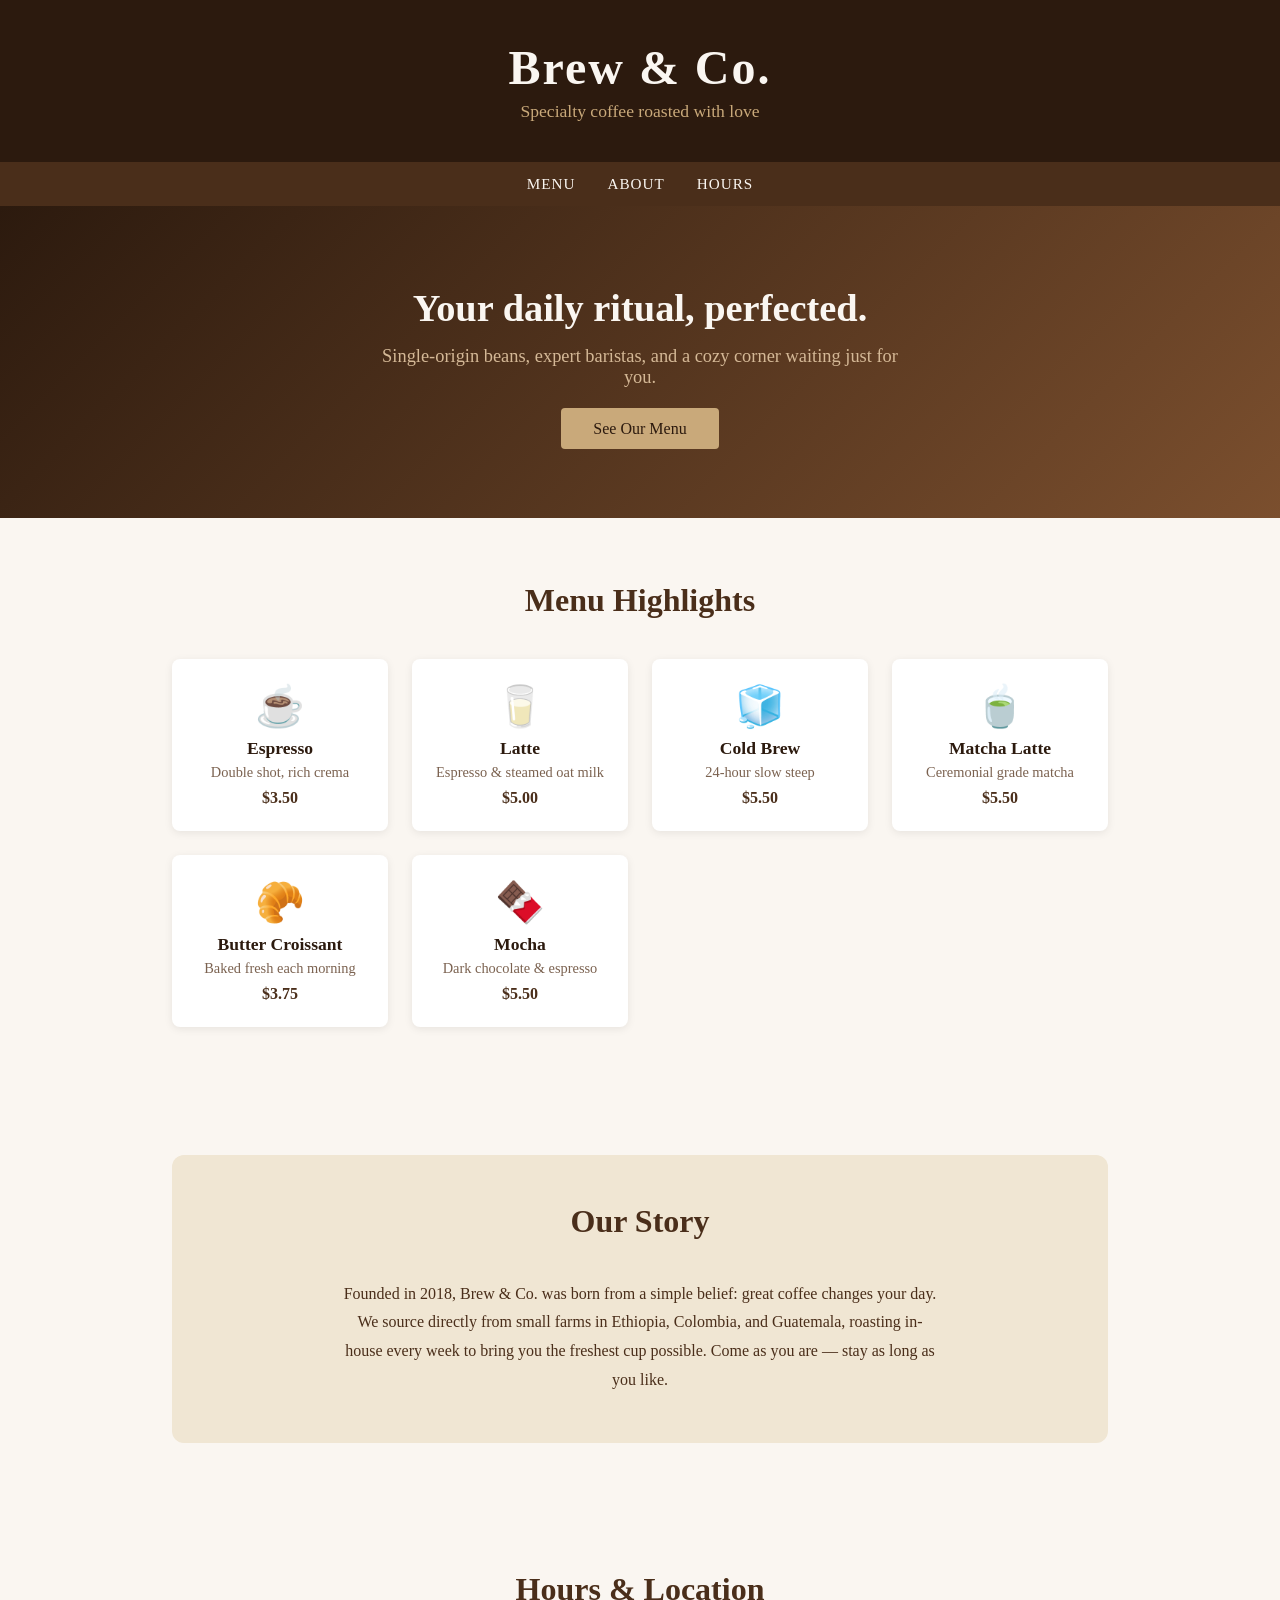
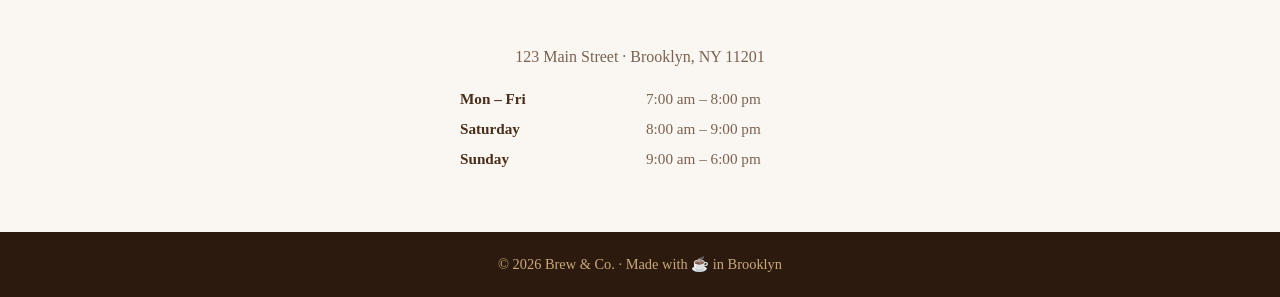
<file: loop-engineering-starter/index.html>
<!DOCTYPE html>
<html lang="en">
<head>
  <meta charset="UTF-8" />
  <meta name="viewport" content="width=device-width, initial-scale=1.0" />
  <title>Brew & Co. Coffee Shop</title>
  <style>
    * { margin: 0; padding: 0; box-sizing: border-box; }

    body {
      font-family: 'Georgia', serif;
      background: #faf6f1;
      color: #2c1a0e;
    }

    header {
      background: #2c1a0e;
      color: #faf6f1;
      text-align: center;
      padding: 2.5rem 1rem;
    }

    header h1 { font-size: 3rem; letter-spacing: 2px; }
    header p  { font-size: 1.1rem; color: #c9a97a; margin-top: 0.4rem; }

    nav {
      background: #4a2e1a;
      display: flex;
      justify-content: center;
      gap: 2rem;
      padding: 0.8rem;
    }

    nav a {
      color: #faf6f1;
      text-decoration: none;
      font-size: 0.95rem;
      letter-spacing: 1px;
      text-transform: uppercase;
    }

    nav a:hover { color: #c9a97a; }

    .hero {
      background: linear-gradient(135deg, #2c1a0e 0%, #7b4f2e 100%);
      color: #faf6f1;
      text-align: center;
      padding: 5rem 2rem;
    }

    .hero h2 { font-size: 2.4rem; margin-bottom: 1rem; }
    .hero p   { font-size: 1.15rem; color: #d4b896; max-width: 520px; margin: 0 auto 2rem; }

    .btn {
      background: #c9a97a;
      color: #2c1a0e;
      padding: 0.75rem 2rem;
      border: none;
      border-radius: 4px;
      font-size: 1rem;
      cursor: pointer;
      text-decoration: none;
      font-family: inherit;
    }

    .btn:hover { background: #b8905c; }

    section { padding: 4rem 2rem; max-width: 1000px; margin: 0 auto; }

    h2.section-title {
      font-size: 2rem;
      text-align: center;
      margin-bottom: 2.5rem;
      color: #4a2e1a;
    }

    .menu-grid {
      display: grid;
      grid-template-columns: repeat(auto-fit, minmax(200px, 1fr));
      gap: 1.5rem;
    }

    .menu-card {
      background: #fff;
      border-radius: 8px;
      padding: 1.5rem;
      text-align: center;
      box-shadow: 0 2px 8px rgba(0,0,0,0.08);
    }

    .menu-card .icon { font-size: 2.5rem; margin-bottom: 0.5rem; }
    .menu-card h3   { font-size: 1.1rem; margin-bottom: 0.3rem; color: #2c1a0e; }
    .menu-card p    { font-size: 0.9rem; color: #7b6250; margin-bottom: 0.5rem; }
    .menu-card .price { font-weight: bold; color: #4a2e1a; }

    .about {
      background: #f0e6d3;
      border-radius: 12px;
      padding: 3rem 2rem;
      text-align: center;
    }

    .about p { max-width: 600px; margin: 0 auto; line-height: 1.8; color: #4a2e1a; }

    .hours-grid {
      display: grid;
      grid-template-columns: 1fr 1fr;
      gap: 0.75rem;
      max-width: 360px;
      margin: 1.5rem auto 0;
      font-size: 0.95rem;
    }

    .hours-grid span:nth-child(odd)  { font-weight: bold; color: #4a2e1a; }
    .hours-grid span:nth-child(even) { color: #7b6250; }

    footer {
      background: #2c1a0e;
      color: #c9a97a;
      text-align: center;
      padding: 1.5rem;
      font-size: 0.9rem;
    }
  </style>
</head>
<body>

<header>
  <h1>Brew &amp; Co.</h1>
  <p>Specialty coffee roasted with love</p>
</header>

<nav>
  <a href="#menu">Menu</a>
  <a href="#about">About</a>
  <a href="#hours">Hours</a>
</nav>

<div class="hero">
  <h2>Your daily ritual, perfected.</h2>
  <p>Single-origin beans, expert baristas, and a cozy corner waiting just for you.</p>
  <a class="btn" href="#menu">See Our Menu</a>
</div>

<section id="menu">
  <h2 class="section-title">Menu Highlights</h2>
  <div class="menu-grid">
    <div class="menu-card">
      <div class="icon">☕</div>
      <h3>Espresso</h3>
      <p>Double shot, rich crema</p>
      <span class="price">$3.50</span>
    </div>
    <div class="menu-card">
      <div class="icon">🥛</div>
      <h3>Latte</h3>
      <p>Espresso &amp; steamed oat milk</p>
      <span class="price">$5.00</span>
    </div>
    <div class="menu-card">
      <div class="icon">🧊</div>
      <h3>Cold Brew</h3>
      <p>24-hour slow steep</p>
      <span class="price">$5.50</span>
    </div>
    <div class="menu-card">
      <div class="icon">🍵</div>
      <h3>Matcha Latte</h3>
      <p>Ceremonial grade matcha</p>
      <span class="price">$5.50</span>
    </div>
    <div class="menu-card">
      <div class="icon">🥐</div>
      <h3>Butter Croissant</h3>
      <p>Baked fresh each morning</p>
      <span class="price">$3.75</span>
    </div>
    <div class="menu-card">
      <div class="icon">🍫</div>
      <h3>Mocha</h3>
      <p>Dark chocolate &amp; espresso</p>
      <span class="price">$5.50</span>
    </div>
  </div>
</section>

<section id="about">
  <div class="about">
    <h2 class="section-title">Our Story</h2>
    <p>
      Founded in 2018, Brew &amp; Co. was born from a simple belief: great coffee changes your day.
      We source directly from small farms in Ethiopia, Colombia, and Guatemala, roasting in-house
      every week to bring you the freshest cup possible. Come as you are — stay as long as you like.
    </p>
  </div>
</section>

<section id="hours">
  <h2 class="section-title">Hours &amp; Location</h2>
  <p style="text-align:center; color:#7b6250;">123 Main Street · Brooklyn, NY 11201</p>
  <div class="hours-grid">
    <span>Mon – Fri</span><span>7:00 am – 8:00 pm</span>
    <span>Saturday</span><span>8:00 am – 9:00 pm</span>
    <span>Sunday</span><span>9:00 am – 6:00 pm</span>
  </div>
</section>

<footer>
  <p>&copy; 2026 Brew &amp; Co. · Made with ☕ in Brooklyn</p>
</footer>

</body>
</html>
</file>
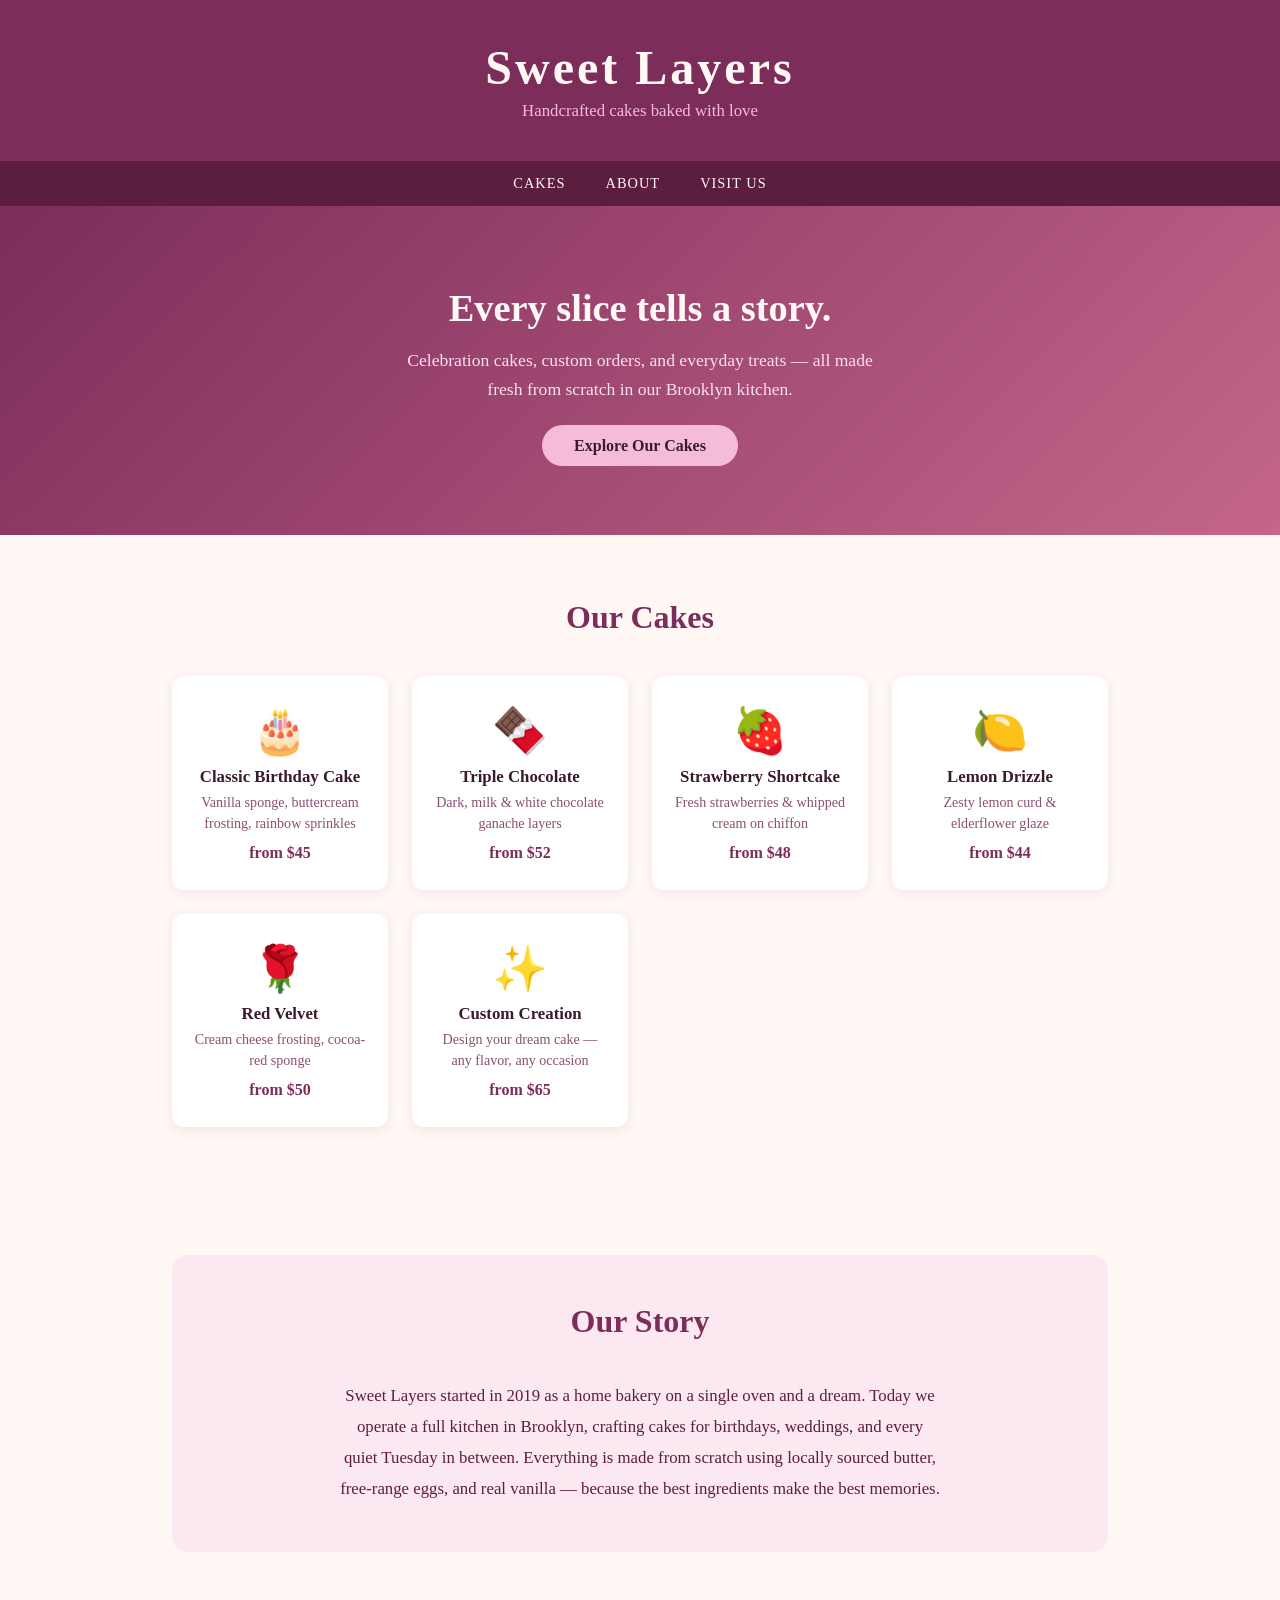
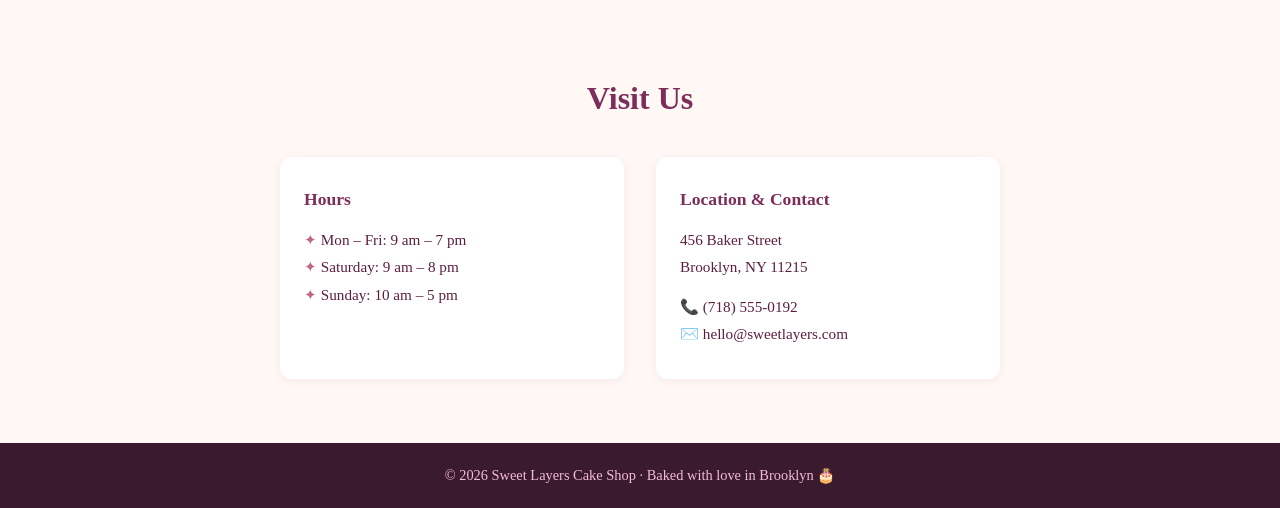
<file: loop-engineering-starter/cake-shop.html>
<!DOCTYPE html>
<html lang="en">
<head>
  <meta charset="UTF-8" />
  <meta name="viewport" content="width=device-width, initial-scale=1.0" />
  <title>Sweet Layers — Cake Shop</title>
  <style>
    * { margin: 0; padding: 0; box-sizing: border-box; }

    body {
      font-family: 'Georgia', serif;
      background: #fff8f5;
      color: #3a1a2e;
    }

    header {
      background: #7d2d5a;
      color: #fff8f5;
      text-align: center;
      padding: 2.5rem 1rem;
    }

    header h1 { font-size: 3rem; letter-spacing: 3px; }
    header p  { font-size: 1.05rem; color: #f5bcd8; margin-top: 0.4rem; }

    nav {
      background: #5c1e3f;
      display: flex;
      justify-content: center;
      gap: 2.5rem;
      padding: 0.85rem;
    }

    nav a {
      color: #fff8f5;
      text-decoration: none;
      font-size: 0.9rem;
      letter-spacing: 1px;
      text-transform: uppercase;
    }

    nav a:hover { color: #f5bcd8; }

    .hero {
      background: linear-gradient(135deg, #7d2d5a 0%, #c4668a 100%);
      color: #fff8f5;
      text-align: center;
      padding: 5rem 2rem;
    }

    .hero h2 { font-size: 2.4rem; margin-bottom: 1rem; }
    .hero p   { font-size: 1.1rem; color: #fce0ec; max-width: 500px; margin: 0 auto 2rem; line-height: 1.7; }

    .btn {
      background: #f5bcd8;
      color: #3a1a2e;
      padding: 0.75rem 2rem;
      border: none;
      border-radius: 30px;
      font-size: 1rem;
      cursor: pointer;
      text-decoration: none;
      font-family: inherit;
      font-weight: bold;
    }

    .btn:hover { background: #f0a0c8; }

    section { padding: 4rem 2rem; max-width: 1000px; margin: 0 auto; }

    h2.section-title {
      font-size: 2rem;
      text-align: center;
      margin-bottom: 2.5rem;
      color: #7d2d5a;
    }

    .cakes-grid {
      display: grid;
      grid-template-columns: repeat(auto-fit, minmax(210px, 1fr));
      gap: 1.5rem;
    }

    .cake-card {
      background: #fff;
      border-radius: 12px;
      padding: 1.75rem 1.25rem;
      text-align: center;
      box-shadow: 0 3px 12px rgba(125,45,90,0.1);
      transition: transform 0.2s;
    }

    .cake-card:hover { transform: translateY(-4px); }

    .cake-card .icon { font-size: 2.8rem; margin-bottom: 0.6rem; }
    .cake-card h3   { font-size: 1.05rem; margin-bottom: 0.3rem; color: #3a1a2e; }
    .cake-card p    { font-size: 0.88rem; color: #8a5070; margin-bottom: 0.6rem; line-height: 1.5; }
    .cake-card .price { font-weight: bold; color: #7d2d5a; font-size: 1rem; }

    .about-box {
      background: #fce8f0;
      border-radius: 16px;
      padding: 3rem 2.5rem;
      text-align: center;
    }

    .about-box p { max-width: 600px; margin: 0 auto; line-height: 1.85; color: #5c1e3f; font-size: 1.05rem; }

    .info-grid {
      display: grid;
      grid-template-columns: 1fr 1fr;
      gap: 2rem;
      max-width: 720px;
      margin: 0 auto;
    }

    .info-box {
      background: #fff;
      border-radius: 12px;
      padding: 2rem 1.5rem;
      box-shadow: 0 2px 8px rgba(125,45,90,0.08);
    }

    .info-box h3 { color: #7d2d5a; margin-bottom: 1rem; font-size: 1.1rem; }
    .info-box p, .info-box li { color: #5c1e3f; font-size: 0.95rem; line-height: 1.8; }
    .info-box ul { list-style: none; }
    .info-box ul li::before { content: "✦ "; color: #c4668a; }

    footer {
      background: #3a1a2e;
      color: #f5bcd8;
      text-align: center;
      padding: 1.5rem;
      font-size: 0.9rem;
    }
  </style>
</head>
<body>

<header>
  <h1>Sweet Layers</h1>
  <p>Handcrafted cakes baked with love</p>
</header>

<nav>
  <a href="#cakes">Cakes</a>
  <a href="#about">About</a>
  <a href="#info">Visit Us</a>
</nav>

<div class="hero">
  <h2>Every slice tells a story.</h2>
  <p>Celebration cakes, custom orders, and everyday treats — all made fresh from scratch in our Brooklyn kitchen.</p>
  <a class="btn" href="#cakes">Explore Our Cakes</a>
</div>

<section id="cakes">
  <h2 class="section-title">Our Cakes</h2>
  <div class="cakes-grid">
    <div class="cake-card">
      <div class="icon">🎂</div>
      <h3>Classic Birthday Cake</h3>
      <p>Vanilla sponge, buttercream frosting, rainbow sprinkles</p>
      <span class="price">from $45</span>
    </div>
    <div class="cake-card">
      <div class="icon">🍫</div>
      <h3>Triple Chocolate</h3>
      <p>Dark, milk & white chocolate ganache layers</p>
      <span class="price">from $52</span>
    </div>
    <div class="cake-card">
      <div class="icon">🍓</div>
      <h3>Strawberry Shortcake</h3>
      <p>Fresh strawberries & whipped cream on chiffon</p>
      <span class="price">from $48</span>
    </div>
    <div class="cake-card">
      <div class="icon">🍋</div>
      <h3>Lemon Drizzle</h3>
      <p>Zesty lemon curd & elderflower glaze</p>
      <span class="price">from $44</span>
    </div>
    <div class="cake-card">
      <div class="icon">🌹</div>
      <h3>Red Velvet</h3>
      <p>Cream cheese frosting, cocoa-red sponge</p>
      <span class="price">from $50</span>
    </div>
    <div class="cake-card">
      <div class="icon">✨</div>
      <h3>Custom Creation</h3>
      <p>Design your dream cake — any flavor, any occasion</p>
      <span class="price">from $65</span>
    </div>
  </div>
</section>

<section id="about">
  <div class="about-box">
    <h2 class="section-title">Our Story</h2>
    <p>
      Sweet Layers started in 2019 as a home bakery on a single oven and a dream. Today we operate a
      full kitchen in Brooklyn, crafting cakes for birthdays, weddings, and every quiet Tuesday in
      between. Everything is made from scratch using locally sourced butter, free-range eggs, and
      real vanilla — because the best ingredients make the best memories.
    </p>
  </div>
</section>

<section id="info">
  <h2 class="section-title">Visit Us</h2>
  <div class="info-grid">
    <div class="info-box">
      <h3>Hours</h3>
      <ul>
        <li>Mon – Fri: 9 am – 7 pm</li>
        <li>Saturday: 9 am – 8 pm</li>
        <li>Sunday: 10 am – 5 pm</li>
      </ul>
    </div>
    <div class="info-box">
      <h3>Location &amp; Contact</h3>
      <p>456 Baker Street<br />Brooklyn, NY 11215</p>
      <p style="margin-top:0.75rem;">📞 (718) 555-0192<br />✉️ hello@sweetlayers.com</p>
    </div>
  </div>
</section>

<footer>
  <p>&copy; 2026 Sweet Layers Cake Shop · Baked with love in Brooklyn 🎂</p>
</footer>

</body>
</html>
</file>
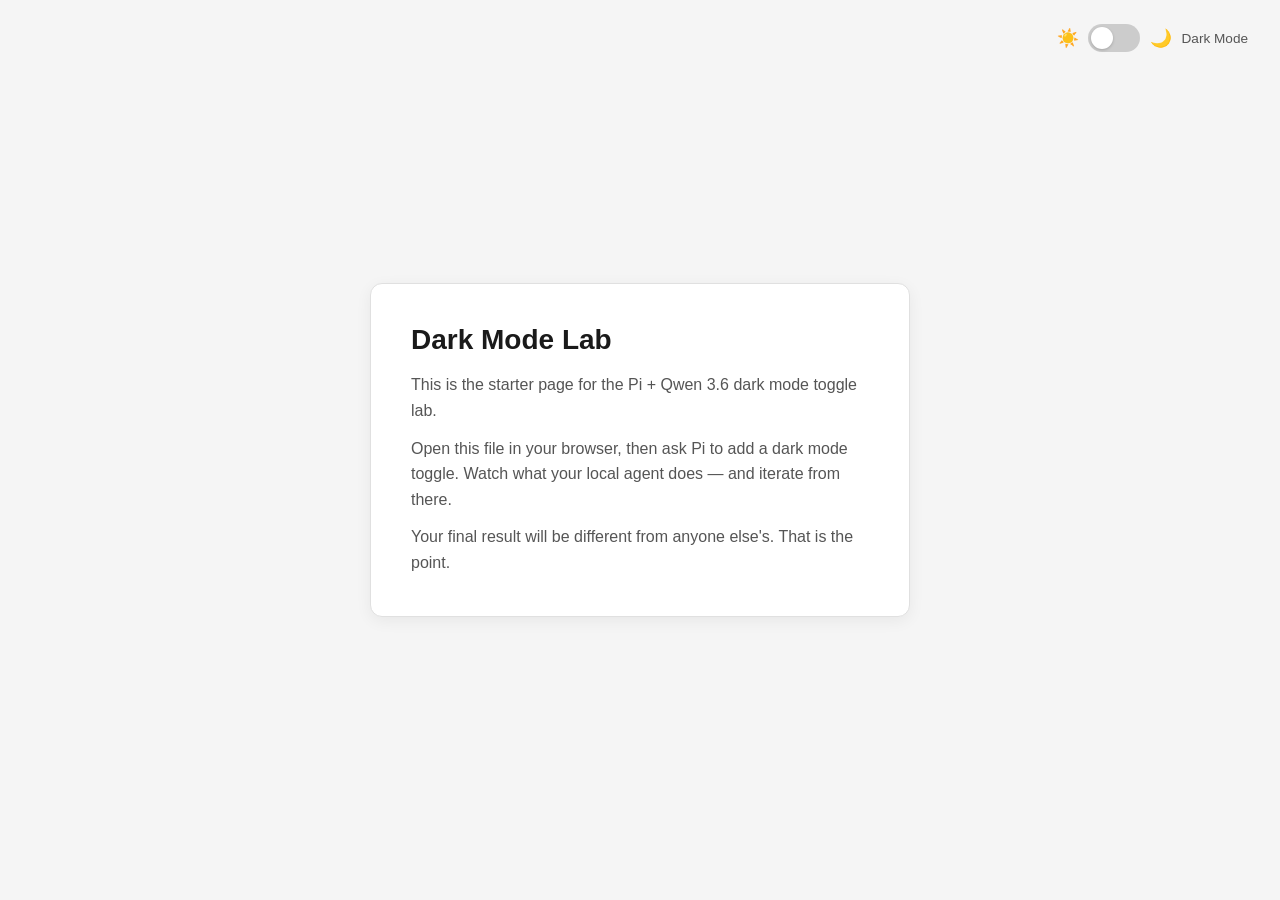
<file: pi-qwen-local-agent/demo-outputs/dark-mode.html>
<!DOCTYPE html>
<html lang="en">
<head>
    <meta charset="UTF-8">
    <meta name="viewport" content="width=device-width, initial-scale=1.0">
    <title>Dark Mode Lab — Starter</title>
    <style>
        * {
            margin: 0;
            padding: 0;
            box-sizing: border-box;
        }

        body {
            font-family: -apple-system, BlinkMacSystemFont, "Segoe UI", sans-serif;
            background: #f5f5f5;
            color: #1a1a1a;
            min-height: 100vh;
            display: flex;
            align-items: center;
            justify-content: center;
            padding: 2rem;
            transition: background 0.3s ease, color 0.3s ease;
        }

        body.dark {
            background: #1a1a2e;
            color: #e0e0e0;
        }

        .card {
            background: #ffffff;
            border: 1px solid #e0e0e0;
            border-radius: 12px;
            padding: 2.5rem;
            max-width: 540px;
            box-shadow: 0 4px 16px rgba(0, 0, 0, 0.06);
            transition: background 0.3s ease, border-color 0.3s ease, box-shadow 0.3s ease;
            position: relative;
        }

        body.dark .card {
            background: #16213e;
            border-color: #0f3460;
            box-shadow: 0 4px 24px rgba(0, 0, 0, 0.4);
        }

        h1 {
            margin-bottom: 1rem;
            font-size: 1.75rem;
        }

        p {
            color: #555;
            line-height: 1.6;
            margin-bottom: 0.75rem;
            transition: color 0.3s ease;
        }

        body.dark p {
            color: #b0b0b0;
        }

        p:last-child {
            margin-bottom: 0;
        }

        /* Toggle Switch */
        .toggle-wrapper {
            position: fixed;
            top: 1.5rem;
            right: 2rem;
            display: flex;
            align-items: center;
            gap: 0.6rem;
        }

        .toggle-label {
            font-size: 0.85rem;
            font-weight: 500;
            color: #555;
            transition: color 0.3s ease;
            user-select: none;
        }

        body.dark .toggle-label {
            color: #b0b0b0;
        }

        .toggle-switch {
            position: relative;
            width: 52px;
            height: 28px;
            cursor: pointer;
        }

        .toggle-switch input {
            opacity: 0;
            width: 0;
            height: 0;
        }

        .slider {
            position: absolute;
            inset: 0;
            background: #ccc;
            border-radius: 28px;
            transition: background 0.3s ease;
        }

        .slider::before {
            content: "";
            position: absolute;
            height: 22px;
            width: 22px;
            left: 3px;
            bottom: 3px;
            background: #fff;
            border-radius: 50%;
            transition: transform 0.3s ease;
            box-shadow: 0 1px 3px rgba(0,0,0,0.2);
        }

        .toggle-switch input:checked + .slider {
            background: #4fc3f7;
        }

        .toggle-switch input:checked + .slider::before {
            transform: translateX(24px);
        }

        .icon {
            font-size: 1.1rem;
        }
    </style>
</head>
<body>
    <div class="toggle-wrapper">
        <span class="icon">☀️</span>
        <label class="toggle-switch">
            <input type="checkbox" id="darkToggle">
            <span class="slider"></span>
        </label>
        <span class="icon">🌙</span>
        <span class="toggle-label">Dark Mode</span>
    </div>

    <div class="card">
        <h1>Dark Mode Lab</h1>
        <p>This is the starter page for the Pi + Qwen 3.6 dark mode toggle lab.</p>
        <p>Open this file in your browser, then ask Pi to add a dark mode toggle. Watch what your local agent does — and iterate from there.</p>
        <p>Your final result will be different from anyone else's. That is the point.</p>
    </div>

    <script>
        const toggle = document.getElementById('darkToggle');
        const body = document.body;

        // Respect system preference on first visit
        const prefersDark = window.matchMedia('(prefers-color-scheme: dark)').matches;
        const saved = localStorage.getItem('darkMode');
        const isDark = saved !== null ? saved === 'true' : prefersDark;

        if (isDark) {
            body.classList.add('dark');
            toggle.checked = true;
        }

        toggle.addEventListener('change', () => {
            const dark = toggle.checked;
            body.classList.toggle('dark', dark);
            localStorage.setItem('darkMode', dark);
        });
    </script>
</body>
</html>
</file>
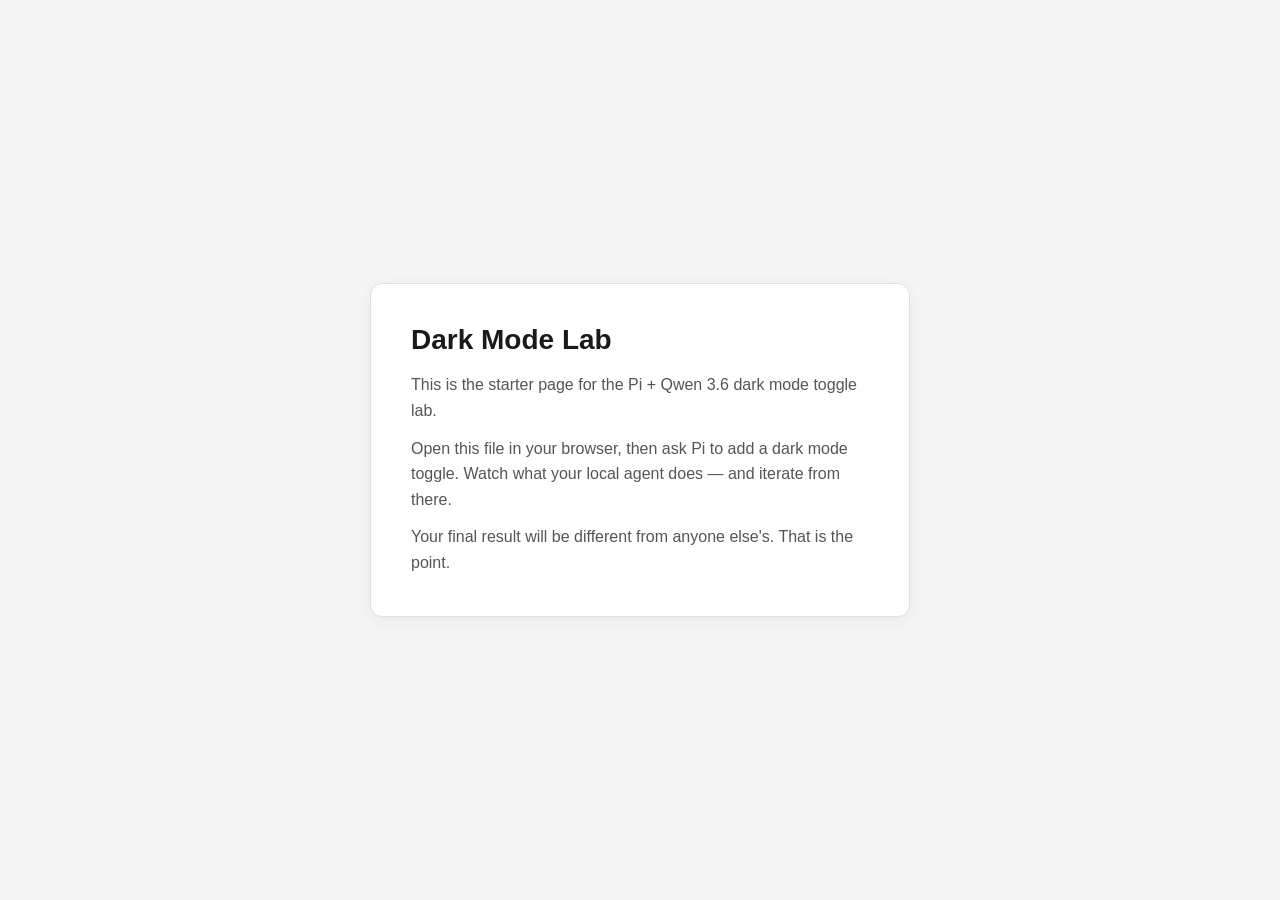
<file: pi-qwen-local-agent/demo-outputs/starter.html>
<!DOCTYPE html>
<html lang="en">
<head>
    <meta charset="UTF-8">
    <meta name="viewport" content="width=device-width, initial-scale=1.0">
    <title>Dark Mode Lab — Starter</title>
    <style>
        * {
            margin: 0;
            padding: 0;
            box-sizing: border-box;
        }

        body {
            font-family: -apple-system, BlinkMacSystemFont, "Segoe UI", sans-serif;
            background: #f5f5f5;
            color: #1a1a1a;
            min-height: 100vh;
            display: flex;
            align-items: center;
            justify-content: center;
            padding: 2rem;
        }

        .card {
            background: #ffffff;
            border: 1px solid #e0e0e0;
            border-radius: 12px;
            padding: 2.5rem;
            max-width: 540px;
            box-shadow: 0 4px 16px rgba(0, 0, 0, 0.06);
        }

        h1 {
            margin-bottom: 1rem;
            font-size: 1.75rem;
        }

        p {
            color: #555;
            line-height: 1.6;
            margin-bottom: 0.75rem;
        }

        p:last-child {
            margin-bottom: 0;
        }
    </style>
</head>
<body>
    <div class="card">
        <h1>Dark Mode Lab</h1>
        <p>This is the starter page for the Pi + Qwen 3.6 dark mode toggle lab.</p>
        <p>Open this file in your browser, then ask Pi to add a dark mode toggle. Watch what your local agent does — and iterate from there.</p>
        <p>Your final result will be different from anyone else's. That is the point.</p>
    </div>
</body>
</html>
</file>
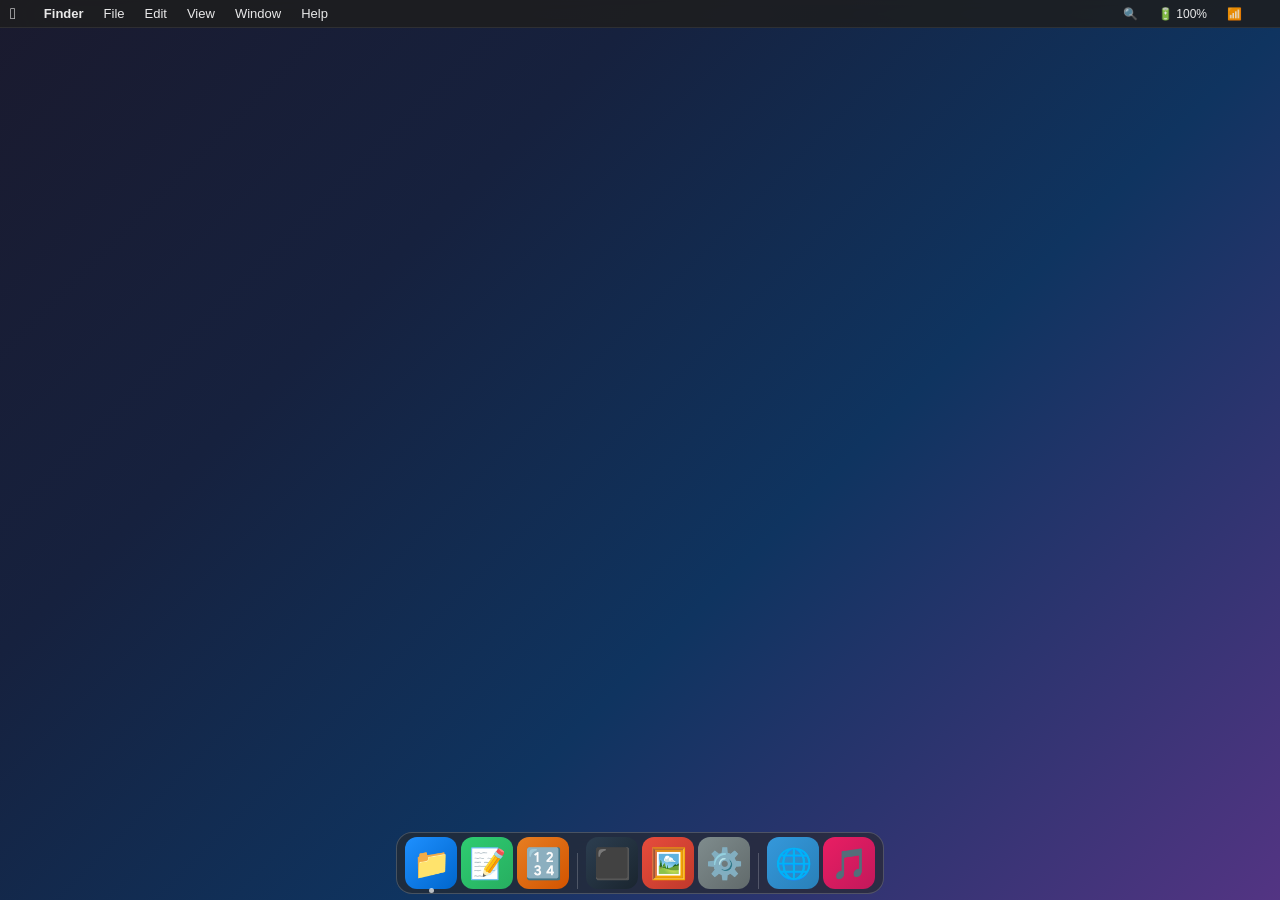
<file: qwen3.6-ollama-free-coding-agent/demo-outputs/macos-desktop-qwen.html>
<!DOCTYPE html>
<html lang="en">
<head>
<meta charset="UTF-8">
<meta name="viewport" content="width=device-width, initial-scale=1.0">
<title>macOS Desktop</title>
<style>
  * { margin: 0; padding: 0; box-sizing: border-box; user-select: none; }
  body { font-family: -apple-system, BlinkMacSystemFont, 'Helvetica Neue', sans-serif; overflow: hidden; height: 100vh; background: #000; }
  #desktop { width: 100vw; height: 100vh; background: linear-gradient(135deg, #1a1a2e 0%, #16213e 30%, #0f3460 60%, #533483 100%); position: relative; }

  /* Menu Bar */
  #menubar { position: fixed; top: 0; left: 0; right: 0; height: 28px; background: rgba(30,30,30,0.85); backdrop-filter: blur(30px); display: flex; align-items: center; padding: 0 10px; z-index: 10000; border-bottom: 1px solid rgba(255,255,255,0.08); }
  #menubar .apple-logo { font-size: 16px; color: #fff; margin-right: 18px; cursor: default; }
  #menubar .menu-item { color: rgba(255,255,255,0.9); font-size: 13px; padding: 3px 10px; border-radius: 4px; cursor: default; font-weight: 500; }
  #menubar .menu-item:hover { background: rgba(255,255,255,0.15); }
  #menubar .menu-item.bold { font-weight: 700; }
  #menubar .right-section { margin-left: auto; display: flex; align-items: center; gap: 4px; }
  #menubar .right-section span { color: rgba(255,255,255,0.9); font-size: 12px; padding: 3px 8px; border-radius: 4px; cursor: default; }
  #menubar .right-section span:hover { background: rgba(255,255,255,0.15); }

  /* Dock */
  #dock-wrapper { position: fixed; bottom: 6px; left: 0; right: 0; display: flex; justify-content: center; z-index: 9999; pointer-events: none; }
  #dock { display: flex; align-items: flex-end; gap: 4px; padding: 4px 8px; background: rgba(40,40,40,0.6); backdrop-filter: blur(30px); border: 1px solid rgba(255,255,255,0.18); border-radius: 16px; pointer-events: all; }
  .dock-item { width: 52px; height: 52px; border-radius: 12px; display: flex; align-items: center; justify-content: center; font-size: 30px; cursor: pointer; transition: transform 0.15s ease, margin 0.15s ease; position: relative; }
  .dock-item:hover { transform: scale(1.35) translateY(-8px); margin: 0 6px; }
  .dock-item .dot { position: absolute; bottom: -4px; width: 5px; height: 5px; border-radius: 50%; background: rgba(255,255,255,0.7); display: none; }
  .dock-item.active .dot { display: block; }
  .dock-separator { width: 1px; height: 36px; background: rgba(255,255,255,0.2); margin: 0 4px; }

  /* Window */
  .window { position: absolute; min-width: 300px; min-height: 200px; border-radius: 10px; overflow: hidden; box-shadow: 0 20px 60px rgba(0,0,0,0.5), 0 0 0 1px rgba(0,0,0,0.3); display: flex; flex-direction: column; z-index: 100; }
  .window.active { z-index: 1000; }
  .window-header { height: 38px; background: rgba(50,50,50,0.95); display: flex; align-items: center; padding: 0 12px; cursor: default; flex-shrink: 0; border-bottom: 1px solid rgba(255,255,255,0.06); }
  .window-controls { display: flex; gap: 7px; margin-right: 12px; }
  .window-controls span { width: 12px; height: 12px; border-radius: 50%; cursor: pointer; display: flex; align-items: center; justify-content: center; font-size: 8px; color: transparent; transition: color 0.1s; }
  .window-controls:hover span { color: rgba(0,0,0,0.6); }
  .btn-close { background: #ff5f57; } .btn-minimize { background: #febc2e; } .btn-maximize { background: #28c840; }
  .window-title { color: rgba(255,255,255,0.85); font-size: 13px; font-weight: 500; flex: 1; text-align: center; margin-right: 50px; }
  .window-body { flex: 1; overflow: auto; background: rgba(35,35,35,0.97); color: #e0e0e0; }
  .resize-handle { position: absolute; bottom: 0; right: 0; width: 16px; height: 16px; cursor: nwse-resize; }

  /* Notepad */
  .notepad-layout { display: flex; height: 100%; }
  .notepad-sidebar { width: 200px; background: rgba(40,40,40,0.95); border-right: 1px solid rgba(255,255,255,0.06); display: flex; flex-direction: column; flex-shrink: 0; }
  .notepad-sidebar-header { padding: 10px; display: flex; justify-content: space-between; align-items: center; border-bottom: 1px solid rgba(255,255,255,0.06); }
  .notepad-sidebar-header span { color: rgba(255,255,255,0.5); font-size: 11px; font-weight: 600; text-transform: uppercase; letter-spacing: 0.5px; }
  .notepad-new-btn { background: rgba(255,255,255,0.08); border: none; color: #fff; width: 24px; height: 24px; border-radius: 6px; cursor: pointer; font-size: 16px; display: flex; align-items: center; justify-content: center; }
  .notepad-new-btn:hover { background: rgba(255,255,255,0.15); }
  .notepad-list { flex: 1; overflow-y: auto; padding: 4px 0; }
  .notepad-list-item { padding: 8px 12px; cursor: pointer; border-left: 3px solid transparent; transition: background 0.1s; }
  .notepad-list-item:hover { background: rgba(255,255,255,0.04); }
  .notepad-list-item.active { background: rgba(100,140,255,0.2); border-left-color: #648cff; }
  .notepad-list-item .note-title { color: #fff; font-size: 13px; font-weight: 500; margin-bottom: 2px; white-space: nowrap; overflow: hidden; text-overflow: ellipsis; }
  .notepad-list-item .note-preview { color: rgba(255,255,255,0.35); font-size: 11px; white-space: nowrap; overflow: hidden; text-overflow: ellipsis; }
  .notepad-list-item .note-date { color: rgba(255,255,255,0.25); font-size: 10px; margin-top: 2px; }
  .notepad-list-item .note-delete { float: right; opacity: 0; color: #ff5f57; font-size: 14px; cursor: pointer; padding: 0 4px; transition: opacity 0.1s; }
  .notepad-list-item:hover .note-delete { opacity: 1; }
  .notepad-editor { flex: 1; display: flex; flex-direction: column; }
  .notepad-toolbar { display: flex; gap: 6px; padding: 6px 10px; background: rgba(45,45,45,0.95); border-bottom: 1px solid rgba(255,255,255,0.06); align-items: center; }
  .notepad-toolbar input { background: transparent; border: none; color: #fff; font-size: 13px; font-weight: 500; outline: none; flex: 1; }
  .notepad-toolbar input::placeholder { color: rgba(255,255,255,0.3); }
  .notepad-toolbar button { background: rgba(255,255,255,0.08); border: 1px solid rgba(255,255,255,0.1); color: #ccc; padding: 3px 10px; border-radius: 5px; font-size: 11px; cursor: pointer; }
  .notepad-toolbar button:hover { background: rgba(255,255,255,0.15); }
  .notepad-textarea { flex: 1; background: transparent; border: none; color: #e8e8e8; font-family: 'Menlo', 'Courier New', monospace; font-size: 14px; padding: 12px; resize: none; outline: none; line-height: 1.6; }
  .notepad-empty { flex: 1; display: flex; align-items: center; justify-content: center; color: rgba(255,255,255,0.2); font-size: 14px; flex-direction: column; gap: 8px; }
  .notepad-empty .big-icon { font-size: 48px; }

  /* Calculator */
  .calc-body { padding: 0; height: 100%; display: flex; flex-direction: column; }
  .calc-display { background: rgba(30,30,30,0.95); padding: 10px 16px; text-align: right; font-size: 36px; color: #fff; font-weight: 300; min-height: 70px; display: flex; align-items: flex-end; justify-content: flex-end; overflow: hidden; border-bottom: 1px solid rgba(255,255,255,0.06); }
  .calc-buttons { display: grid; grid-template-columns: repeat(4, 1fr); gap: 1px; flex: 1; }
  .calc-btn { display: flex; align-items: center; justify-content: center; font-size: 20px; cursor: pointer; border: none; outline: none; transition: background 0.1s; font-family: -apple-system, sans-serif; padding: 0; min-height: 48px; }
  .calc-btn.num { background: rgba(60,60,60,0.9); color: #fff; }
  .calc-btn.num:hover { background: rgba(80,80,80,0.9); }
  .calc-btn.op { background: rgba(255,149,0,0.9); color: #fff; font-size: 24px; }
  .calc-btn.op:hover { background: rgba(255,169,40,0.9); }
  .calc-btn.op.active-op { background: #fff; color: #ff9500; }
  .calc-btn.func { background: rgba(80,80,80,0.9); color: #fff; font-size: 17px; }
  .calc-btn.func:hover { background: rgba(100,100,100,0.9); }
  .calc-btn.zero { grid-column: span 2; }

  /* Finder */
  .finder-body { display: flex; height: 100%; }
  .finder-sidebar { width: 160px; background: rgba(40,40,40,0.95); border-right: 1px solid rgba(255,255,255,0.06); padding: 8px 0; flex-shrink: 0; overflow-y: auto; }
  .finder-sidebar-title { color: rgba(255,255,255,0.4); font-size: 11px; font-weight: 600; text-transform: uppercase; padding: 8px 14px 4px; letter-spacing: 0.5px; }
  .finder-sidebar-item { padding: 4px 14px; color: rgba(255,255,255,0.8); font-size: 12px; cursor: default; display: flex; align-items: center; gap: 6px; }
  .finder-sidebar-item:hover { background: rgba(255,255,255,0.06); }
  .finder-sidebar-item.selected { background: rgba(100,140,255,0.25); color: #fff; }
  .finder-content-area { flex: 1; display: flex; flex-direction: column; }
  .finder-toolbar { display: flex; gap: 6px; padding: 6px 10px; background: rgba(45,45,45,0.95); border-bottom: 1px solid rgba(255,255,255,0.06); align-items: center; }
  .finder-toolbar .breadcrumb { color: rgba(255,255,255,0.6); font-size: 12px; margin-left: 8px; }
  .finder-toolbar .toolbar-btn { background: rgba(255,255,255,0.08); border: none; color: #aaa; width: 26px; height: 26px; border-radius: 5px; cursor: pointer; font-size: 14px; display: flex; align-items: center; justify-content: center; }
  .finder-toolbar .toolbar-btn:hover { background: rgba(255,255,255,0.15); color: #fff; }
  .finder-toolbar .toolbar-btn:disabled { opacity: 0.3; cursor: default; }
  .finder-content { flex: 1; padding: 10px; overflow-y: auto; display: flex; flex-wrap: wrap; align-content: flex-start; gap: 6px; }
  .finder-item { width: 80px; padding: 8px 4px; display: flex; flex-direction: column; align-items: center; border-radius: 6px; cursor: default; text-align: center; }
  .finder-item:hover { background: rgba(255,255,255,0.06); }
  .finder-item.selected { background: rgba(100,140,255,0.25); }
  .finder-item .icon { font-size: 36px; margin-bottom: 4px; }
  .finder-item .name { color: rgba(255,255,255,0.85); font-size: 11px; word-break: break-word; line-height: 1.3; max-width: 72px; }
  .finder-info-panel { width: 220px; background: rgba(40,40,40,0.95); border-left: 1px solid rgba(255,255,255,0.06); padding: 12px; flex-shrink: 0; overflow-y: auto; display: none; }
  .finder-info-panel.show { display: block; }
  .finder-info-panel .info-icon { font-size: 48px; text-align: center; margin-bottom: 8px; }
  .finder-info-panel .info-name { color: #fff; font-size: 13px; font-weight: 600; text-align: center; margin-bottom: 10px; }
  .finder-info-panel .info-row { display: flex; justify-content: space-between; padding: 4px 0; border-bottom: 1px solid rgba(255,255,255,0.04); }
  .finder-info-panel .info-label { color: rgba(255,255,255,0.4); font-size: 11px; }
  .finder-info-panel .info-value { color: rgba(255,255,255,0.7); font-size: 11px; }

  /* Spotlight */
  #spotlight-overlay { position: fixed; inset: 0; background: rgba(0,0,0,0.3); z-index: 20000; display: none; align-items: flex-start; justify-content: center; padding-top: 18vh; }
  #spotlight-overlay.show { display: flex; }
  #spotlight-box { width: 560px; background: rgba(45,45,45,0.92); backdrop-filter: blur(40px); border-radius: 12px; box-shadow: 0 30px 80px rgba(0,0,0,0.6), 0 0 0 1px rgba(255,255,255,0.1); overflow: hidden; display: none; }
  #spotlight-overlay.show #spotlight-box { display: block; }
  #spotlight input { width: 100%; padding: 14px 18px; background: transparent; border: none; color: #fff; font-size: 20px; outline: none; font-family: -apple-system, sans-serif; }
  #spotlight input::placeholder { color: rgba(255,255,255,0.35); }
  .spotlight-result { padding: 8px 18px; color: rgba(255,255,255,0.8); font-size: 14px; cursor: default; display: flex; align-items: center; gap: 10px; }
  .spotlight-result:hover, .spotlight-result.selected { background: rgba(100,140,255,0.35); color: #fff; }

  /* Context Menu */
  #context-menu { position: fixed; background: rgba(45,45,45,0.95); backdrop-filter: blur(30px); border: 1px solid rgba(255,255,255,0.12); border-radius: 8px; box-shadow: 0 10px 40px rgba(0,0,0,0.5); padding: 4px 0; min-width: 200px; z-index: 30000; display: none; }
  #context-menu.show { display: block; }
  .ctx-item { padding: 5px 16px; color: rgba(255,255,255,0.85); font-size: 13px; cursor: default; display: flex; justify-content: space-between; }
  .ctx-item:hover { background: rgba(100,140,255,0.4); }
  .ctx-separator { height: 1px; background: rgba(255,255,255,0.08); margin: 4px 0; }
  .ctx-shortcut { color: rgba(255,255,255,0.35); font-size: 12px; }

  /* Notification */
  .notification { position: fixed; top: 36px; right: 12px; width: 300px; background: rgba(50,50,50,0.95); backdrop-filter: blur(30px); border-radius: 12px; box-shadow: 0 10px 40px rgba(0,0,0,0.5); padding: 12px 14px; z-index: 25000; animation: notifIn 0.3s ease; border: 1px solid rgba(255,255,255,0.1); }
  @keyframes notifIn { from { opacity: 0; transform: translateY(-10px) scale(0.95); } to { opacity: 1; transform: translateY(0) scale(1); } }
  .notification .notif-title { color: #fff; font-size: 13px; font-weight: 600; }
  .notification .notif-body { color: rgba(255,255,255,0.65); font-size: 12px; margin-top: 2px; }

  /* Terminal */
  .terminal-output { padding: 10px; font-family: 'Menlo', monospace; font-size: 13px; line-height: 1.5; overflow-y: auto; flex: 1; }
  .terminal-input-row { display: flex; padding: 6px 10px; background: rgba(30,30,30,0.95); border-top: 1px solid rgba(255,255,255,0.06); }
  .terminal-input-row .prompt { color: #33ff33; font-family: monospace; font-size: 13px; padding-right: 6px; white-space: nowrap; }
  .terminal-input-row input { flex: 1; background: transparent; border: none; color: #33ff33; font-family: monospace; font-size: 13px; outline: none; }

  /* Photos */
  .photos-toolbar { display: flex; gap: 6px; padding: 6px 10px; background: rgba(45,45,45,0.95); border-bottom: 1px solid rgba(255,255,255,0.06); align-items: center; }
  .photos-toolbar .toolbar-btn { background: rgba(255,255,255,0.08); border: none; color: #aaa; padding: 3px 10px; border-radius: 5px; cursor: pointer; font-size: 12px; }
  .photos-toolbar .toolbar-btn:hover { background: rgba(255,255,255,0.15); color: #fff; }
  .photos-toolbar .photos-title { color: #fff; font-size: 14px; font-weight: 600; margin-left: 8px; }
  .photos-grid { display: flex; flex-wrap: wrap; gap: 3px; padding: 8px; overflow-y: auto; flex: 1; align-content: flex-start; }
  .photo-thumb { width: calc(20% - 3px); aspect-ratio: 1; border-radius: 2px; cursor: pointer; display: flex; align-items: center; justify-content: center; font-size: 32px; transition: transform 0.1s; }
  .photo-thumb:hover { transform: scale(1.05); z-index: 1; }

  /* Photo Viewer Modal */
  .photo-viewer { position: fixed; inset: 0; background: rgba(0,0,0,0.85); z-index: 25000; display: none; align-items: center; justify-content: center; flex-direction: column; }
  .photo-viewer.show { display: flex; }
  .photo-viewer .viewer-content { font-size: 120px; }
  .photo-viewer .viewer-close { position: absolute; top: 20px; right: 20px; color: #fff; font-size: 28px; cursor: pointer; width: 40px; height: 40px; display: flex; align-items: center; justify-content: center; border-radius: 50%; background: rgba(255,255,255,0.1); }
  .photo-viewer .viewer-close:hover { background: rgba(255,255,255,0.2); }
  .photo-viewer .viewer-nav { position: absolute; top: 50%; transform: translateY(-50%); color: #fff; font-size: 40px; cursor: pointer; width: 50px; height: 50px; display: flex; align-items: center; justify-content: center; border-radius: 50%; background: rgba(255,255,255,0.1); }
  .photo-viewer .viewer-nav:hover { background: rgba(255,255,255,0.2); }
  .photo-viewer .viewer-nav.prev { left: 20px; }
  .photo-viewer .viewer-nav.next { right: 20px; }
  .photo-viewer .viewer-info { color: rgba(255,255,255,0.6); font-size: 14px; margin-top: 16px; }

  /* Settings */
  .settings-layout { display: flex; height: 100%; }
  .settings-sidebar { width: 200px; background: rgba(40,40,40,0.95); border-right: 1px solid rgba(255,255,255,0.06); overflow-y: auto; flex-shrink: 0; }
  .settings-sidebar-item { padding: 8px 14px; color: rgba(255,255,255,0.75); font-size: 12px; cursor: pointer; display: flex; align-items: center; gap: 8px; }
  .settings-sidebar-item:hover { background: rgba(255,255,255,0.06); }
  .settings-sidebar-item.active { background: rgba(100,140,255,0.25); color: #fff; }
  .settings-content { flex: 1; padding: 20px; overflow-y: auto; }
  .settings-content h2 { color: #fff; font-size: 22px; font-weight: 600; margin-bottom: 16px; }
  .settings-card { background: rgba(255,255,255,0.04); border-radius: 10px; padding: 14px 16px; margin-bottom: 8px; }
  .settings-row { display: flex; justify-content: space-between; align-items: center; padding: 6px 0; }
  .settings-row + .settings-row { border-top: 1px solid rgba(255,255,255,0.04); }
  .settings-label { color: rgba(255,255,255,0.7); font-size: 13px; }
  .settings-value { color: rgba(255,255,255,0.4); font-size: 13px; }
  .settings-toggle { width: 42px; height: 24px; background: rgba(255,255,255,0.15); border-radius: 12px; cursor: pointer; position: relative; transition: background 0.2s; }
  .settings-toggle.on { background: #34c759; }
  .settings-toggle::after { content: ''; position: absolute; width: 20px; height: 20px; background: #fff; border-radius: 50%; top: 2px; left: 2px; transition: transform 0.2s; }
  .settings-toggle.on::after { transform: translateX(18px); }
  .settings-slider { width: 160px; -webkit-appearance: none; height: 4px; background: rgba(255,255,255,0.15); border-radius: 2px; outline: none; }
  .settings-slider::-webkit-slider-thumb { -webkit-appearance: none; width: 18px; height: 18px; background: #fff; border-radius: 50%; cursor: pointer; }
  .settings-select { background: rgba(255,255,255,0.08); border: 1px solid rgba(255,255,255,0.1); color: #fff; padding: 4px 8px; border-radius: 6px; font-size: 12px; outline: none; cursor: pointer; }
  .settings-select option { background: #2a2a2a; }

  /* Browser */
  .browser-toolbar { display: flex; gap: 6px; padding: 8px 10px; background: rgba(45,45,45,0.95); border-bottom: 1px solid rgba(255,255,255,0.06); align-items: center; }
  .browser-nav-btn { background: rgba(255,255,255,0.08); border: none; color: #aaa; width: 28px; height: 28px; border-radius: 7px; cursor: pointer; font-size: 14px; display: flex; align-items: center; justify-content: center; }
  .browser-nav-btn:hover { background: rgba(255,255,255,0.15); color: #fff; }
  .browser-url-bar { flex: 1; background: rgba(255,255,255,0.08); border: 1px solid rgba(255,255,255,0.1); border-radius: 8px; padding: 6px 12px; color: #ccc; font-size: 13px; outline: none; text-align: center; }
  .browser-url-bar:focus { border-color: rgba(100,140,255,0.5); text-align: left; }
  .browser-bookmarks { display: flex; gap: 4px; padding: 4px 10px; background: rgba(40,40,40,0.9); border-bottom: 1px solid rgba(255,255,255,0.04); overflow-x: auto; }
  .browser-bookmark { padding: 3px 10px; background: rgba(255,255,255,0.06); border-radius: 12px; color: rgba(255,255,255,0.6); font-size: 11px; cursor: pointer; white-space: nowrap; display: flex; align-items: center; gap: 4px; }
  .browser-bookmark:hover { background: rgba(255,255,255,0.12); color: #fff; }
  .browser-bookmark .bm-remove { font-size: 10px; opacity: 0; color: #ff5f57; }
  .browser-bookmark:hover .bm-remove { opacity: 1; }
  .browser-content { flex: 1; overflow-y: auto; background: linear-gradient(135deg, #1a1a2e, #16213e); }
  .browser-page { display: flex; flex-direction: column; align-items: center; justify-content: center; height: 100%; padding: 40px; }
  .browser-page .page-icon { font-size: 64px; margin-bottom: 16px; }
  .browser-page .page-title { color: #fff; font-size: 28px; font-weight: 200; margin-bottom: 8px; }
  .browser-page .page-desc { color: rgba(255,255,255,0.4); font-size: 14px; margin-bottom: 24px; }
  .browser-page .quick-links { display: flex; gap: 16px; flex-wrap: wrap; justify-content: center; }
  .browser-page .quick-link { width: 72px; height: 72px; background: rgba(255,255,255,0.06); border-radius: 14px; display: flex; flex-direction: column; align-items: center; justify-content: center; cursor: pointer; transition: background 0.15s; }
  .browser-page .quick-link:hover { background: rgba(255,255,255,0.12); }
  .browser-page .quick-link .ql-icon { font-size: 28px; margin-bottom: 4px; }
  .browser-page .quick-link .ql-name { color: rgba(255,255,255,0.5); font-size: 10px; }
  .browser-page .add-bookmark-btn { margin-top: 20px; padding: 8px 20px; background: rgba(100,140,255,0.2); border: 1px solid rgba(100,140,255,0.3); color: #648cff; border-radius: 8px; cursor: pointer; font-size: 13px; }
  .browser-page .add-bookmark-btn:hover { background: rgba(100,140,255,0.3); }
  .browser-page .bookmark-list { display: flex; gap: 12px; flex-wrap: wrap; justify-content: center; margin-top: 16px; }
  .browser-page .bm-card { width: 100px; padding: 12px; background: rgba(255,255,255,0.04); border-radius: 10px; text-align: center; cursor: pointer; }
  .browser-page .bm-card:hover { background: rgba(255,255,255,0.08); }
  .browser-page .bm-card .bm-icon { font-size: 28px; margin-bottom: 4px; }
  .browser-page .bm-card .bm-name { color: rgba(255,255,255,0.6); font-size: 11px; }

  /* Music */
  .music-layout { height: 100%; display: flex; flex-direction: column; }
  .music-now-playing { padding: 20px; text-align: center; }
  .music-artwork { width: 140px; height: 140px; margin: 0 auto 12px; border-radius: 12px; display: flex; align-items: center; justify-content: center; font-size: 56px; box-shadow: 0 8px 30px rgba(0,0,0,0.3); }
  .music-song-title { color: #fff; font-size: 16px; font-weight: 600; }
  .music-song-artist { color: rgba(255,255,255,0.5); font-size: 12px; margin-top: 2px; }
  .music-progress { padding: 0 20px; }
  .music-progress-bar { height: 4px; background: rgba(255,255,255,0.1); border-radius: 2px; position: relative; cursor: pointer; }
  .music-progress-fill { height: 100%; background: #e91e63; border-radius: 2px; transition: width 0.3s; }
  .music-progress-times { display: flex; justify-content: space-between; color: rgba(255,255,255,0.3); font-size: 11px; margin-top: 2px; }
  .music-controls { display: flex; align-items: center; justify-content: center; gap: 24px; padding: 12px; }
  .music-ctrl-btn { background: none; border: none; color: #fff; font-size: 22px; cursor: pointer; width: 40px; height: 40px; display: flex; align-items: center; justify-content: center; border-radius: 50%; }
  .music-ctrl-btn:hover { background: rgba(255,255,255,0.1); }
  .music-ctrl-btn.play-btn { font-size: 30px; width: 48px; height: 48px; background: rgba(255,255,255,0.1); }
  .music-ctrl-btn.play-btn:hover { background: rgba(255,255,255,0.18); }
  .music-volume { display: flex; align-items: center; gap: 8px; padding: 0 20px 8px; justify-content: center; }
  .music-volume span { color: rgba(255,255,255,0.4); font-size: 12px; }
  .music-playlist { flex: 1; overflow-y: auto; padding: 8px 12px; }
  .music-playlist-title { color: rgba(255,255,255,0.4); font-size: 11px; font-weight: 600; text-transform: uppercase; letter-spacing: 1px; padding: 8px 8px 4px; }
  .music-track { display: flex; align-items: center; gap: 10px; padding: 6px 8px; border-radius: 6px; cursor: pointer; }
  .music-track:hover { background: rgba(255,255,255,0.06); }
  .music-track.playing { background: rgba(233,30,99,0.15); }
  .music-track .track-num { color: rgba(255,255,255,0.25); font-size: 12px; width: 20px; text-align: center; }
  .music-track .track-emoji { font-size: 20px; }
  .music-track .track-info { flex: 1; }
  .music-track .track-name { color: rgba(255,255,255,0.85); font-size: 13px; }
  .music-track .track-artist { color: rgba(255,255,255,0.35); font-size: 11px; }
  .music-track .track-dur { color: rgba(255,255,255,0.3); font-size: 12px; }

  /* About Dialog */
  .about-dialog { position: fixed; inset: 0; background: rgba(0,0,0,0.3); z-index: 25000; display: none; align-items: center; justify-content: center; }
  .about-dialog.show { display: flex; }
  .about-box { background: rgba(50,50,50,0.95); backdrop-filter: blur(30px); border-radius: 12px; box-shadow: 0 20px 60px rgba(0,0,0,0.5); padding: 30px; text-align: center; min-width: 300px; border: 1px solid rgba(255,255,255,0.1); }
  .about-box .about-logo { font-size: 64px; margin-bottom: 12px; }
  .about-box .about-title { color: #fff; font-size: 20px; font-weight: 600; }
  .about-box .about-ver { color: rgba(255,255,255,0.4); font-size: 12px; margin-top: 4px; }
  .about-box .about-specs { color: rgba(255,255,255,0.5); font-size: 12px; margin-top: 16px; line-height: 1.8; }
  .about-box .about-close { margin-top: 16px; padding: 6px 24px; background: rgba(100,140,255,0.2); border: 1px solid rgba(100,140,255,0.3); color: #648cff; border-radius: 6px; cursor: pointer; font-size: 13px; }
  .about-box .about-close:hover { background: rgba(100,140,255,0.3); }
</style>
</head>
<body>
<div id="desktop">
  <div id="menubar">
    <span class="apple-logo" onclick="showAbout()"></span>
    <span class="menu-item bold" id="active-app-name">Finder</span>
    <span class="menu-item">File</span>
    <span class="menu-item">Edit</span>
    <span class="menu-item">View</span>
    <span class="menu-item">Window</span>
    <span class="menu-item">Help</span>
    <div class="right-section">
      <span onclick="toggleSpotlight()" style="cursor:pointer">🔍</span>
      <span id="menu-battery">🔋 100%</span>
      <span id="menu-wifi">📶</span>
      <span id="menu-clock"></span>
    </div>
  </div>
  <div id="desktop-area" style="position:absolute;top:28px;left:0;right:0;bottom:60px;"></div>
  <div id="dock-wrapper">
    <div id="dock">
      <div class="dock-item active" onclick="openApp('finder')" style="background:linear-gradient(135deg,#1e90ff,#0066cc)"><span>📁</span><span class="dot"></span></div>
      <div class="dock-item" onclick="openApp('notepad')" style="background:linear-gradient(135deg,#2ecc71,#27ae60)"><span>📝</span><span class="dot"></span></div>
      <div class="dock-item" onclick="openApp('calculator')" style="background:linear-gradient(135deg,#e67e22,#d35400)"><span>🔢</span><span class="dot"></span></div>
      <div class="dock-separator"></div>
      <div class="dock-item" onclick="openApp('terminal')" style="background:linear-gradient(135deg,#2c3e50,#1a252f)"><span>⬛</span><span class="dot"></span></div>
      <div class="dock-item" onclick="openApp('photos')" style="background:linear-gradient(135deg,#e74c3c,#c0392b)"><span>🖼️</span><span class="dot"></span></div>
      <div class="dock-item" onclick="openApp('settings')" style="background:linear-gradient(135deg,#7f8c8d,#616a6b)"><span>⚙️</span><span class="dot"></span></div>
      <div class="dock-separator"></div>
      <div class="dock-item" onclick="openApp('browser')" style="background:linear-gradient(135deg,#3498db,#2980b9)"><span>🌐</span><span class="dot"></span></div>
      <div class="dock-item" onclick="openApp('music')" style="background:linear-gradient(135deg,#e91e63,#c2185b)"><span>🎵</span><span class="dot"></span></div>
    </div>
  </div>
  <div id="spotlight-overlay" onclick="if(event.target===this)toggleSpotlight()">
    <div id="spotlight-box"><div id="spotlight"><input type="text" placeholder="Spotlight Search" id="spotlight-input" oninput="filterSpotlight()" onkeydown="handleSpotlightKey(event)"><div id="spotlight-results"></div></div></div>
  </div>
  <div id="context-menu"></div>
  <div class="photo-viewer" id="photo-viewer">
    <div class="viewer-close" onclick="closePhotoViewer()">✕</div>
    <div class="viewer-nav prev" onclick="viewerNav(-1)">‹</div>
    <div class="viewer-content" id="viewer-content"></div>
    <div class="viewer-nav next" onclick="viewerNav(1)">›</div>
    <div class="viewer-info" id="viewer-info"></div>
  </div>
  <div class="about-dialog" id="about-dialog" onclick="if(event.target===this)hideAbout()">
    <div class="about-box">
      <div class="about-logo"></div>
      <div class="about-title">macOS Sonoma</div>
      <div class="about-ver">Version 14.0 (HTML Edition)</div>
      <div class="about-specs">
        MacBook Pro (14-inch, 2024)<br>
        Apple M3 Pro &mdash; 18GB RAM<br>
        Disk: 512GB SSD &mdash; Display: 2560×1600
      </div>
      <button class="about-close" onclick="hideAbout()">OK</button>
    </div>
  </div>
</div>

<script>
// ===== STATE =====
let windowZIndex = 100, activeWindow = null, openWindows = {}, nextWinId = 1;
const dockApps = {
  finder:{name:'Finder',icon:'📁',color:'#1e90ff'}, notepad:{name:'Notepad',icon:'📝',color:'#2ecc71'},
  calculator:{name:'Calculator',icon:'🔢',color:'#e67e22'}, terminal:{name:'Terminal',icon:'⬛',color:'#2c3e50'},
  photos:{name:'Photos',icon:'🖼️',color:'#e74c3c'}, settings:{name:'Settings',icon:'⚙️',color:'#7f8c8d'},
  browser:{name:'Browser',icon:'🌐',color:'#3498db'}, music:{name:'Music',icon:'🎵',color:'#e91e63'},
};

// ===== NOTES =====
let notes = JSON.parse(localStorage.getItem('macos-notes')||'null') || [
  {id:1,title:'Welcome Note',content:'Welcome to Notepad!\n\nThis is your personal notes app.\n\n\u2022 Click + to create a new note\n\u2022 Notes auto-save as you type\n\u2022 Right-click a note to delete it\n\u2022 Double-click title to rename',created:Date.now()-86400000},
  {id:2,title:'Shopping List',content:'- Milk\n- Bread\n- Eggs\n- Coffee\n- Butter',created:Date.now()-3600000},
  {id:3,title:'Ideas',content:'Build a macOS desktop in HTML\nLearn WebGL\nCreate a music visualizer\nBuild a weather app',created:Date.now()-1800000},
];
function saveNotes(){localStorage.setItem('macos-notes',JSON.stringify(notes));}
let noteInstances = {};

// ===== SETTINGS =====
let settingsState = JSON.parse(localStorage.getItem('macos-settings')||'null') || {
  wifi:'HomeNetwork',bluetooth:true,sound:75,brightness:80,darkMode:true,wallpaper:0,dockSize:52,
  wifiOn:true,bluetoothOn:true,doNotDisturb:false,airDrop:'Contacts Only',nightShift:false,
};
function saveSettings(){localStorage.setItem('macos-settings',JSON.stringify(settingsState));}

// ===== BOOKMARKS =====
let bookmarks = JSON.parse(localStorage.getItem('macos-bookmarks')||'null') || [
  {name:'Apple',url:'https://www.apple.com',icon:'🍎'},{name:'Google',url:'https://www.google.com',icon:'🔍'},
  {name:'GitHub',url:'https://github.com',icon:'🐙'},{name:'YouTube',url:'https://youtube.com',icon:'▶️'},
];

// ===== CLOCK =====
function updateClock(){
  const n=new Date(),d=['Sun','Mon','Tue','Wed','Thu','Fri','Sat'],m=['Jan','Feb','Mar','Apr','May','Jun','Jul','Aug','Sep','Oct','Nov','Dec'];
  const h=n.getHours(),mi=n.getMinutes().toString().padStart(2,'0'),ap=h>=12?'PM':'AM',h12=h%12||12;
  document.getElementById('menu-clock').textContent=`${d[n.getDay()]} ${m[n.getMonth()]} ${n.getDate()}  ${h12}:${mi} ${ap}`;
}
updateClock(); setInterval(updateClock,1000);

// ===== SPOTLIGHT =====
function toggleSpotlight(){
  const o=document.getElementById('spotlight-overlay'); o.classList.toggle('show');
  if(o.classList.contains('show')){document.getElementById('spotlight-input').value='';document.getElementById('spotlight-input').focus();filterSpotlight();}
}
document.addEventListener('keydown',e=>{
  if((e.metaKey||e.ctrlKey)&&e.key===' '){e.preventDefault();toggleSpotlight();}
  if(e.key==='Escape'){document.getElementById('spotlight-overlay').classList.remove('show');document.getElementById('context-menu').classList.remove('show');}
});
const spotlightApps=Object.entries(dockApps).map(([id,a])=>({id,name:a.name,icon:a.icon}));
function filterSpotlight(){
  const q=document.getElementById('spotlight-input').value.toLowerCase(),r=document.getElementById('spotlight-results');
  const f=spotlightApps.filter(a=>a.name.toLowerCase().includes(q));
  r.innerHTML=f.map((a,i)=>`<div class="spotlight-result ${i===0?'selected':''}" onclick="openApp('${a.id}');toggleSpotlight()"><span style="font-size:22px">${a.icon}</span> ${a.name}</div>`).join('');
}
function handleSpotlightKey(e){if(e.key==='Enter'){const s=document.querySelector('.spotlight-result.selected');if(s)s.click();}}

// ===== CONTEXT MENU =====
document.getElementById('desktop-area').addEventListener('contextmenu',e=>{
  e.preventDefault();const m=document.getElementById('context-menu');
  m.innerHTML=`<div class="ctx-item" onclick="openApp('finder');hideCtx()">New Finder Window</div><div class="ctx-separator"></div><div class="ctx-item" onclick="openApp('notepad');hideCtx()">New Text File <span class="ctx-shortcut">⌘N</span></div><div class="ctx-item" onclick="changeWallpaper();hideCtx()">Change Wallpaper...</div><div class="ctx-separator"></div><div class="ctx-item" onclick="showAbout();hideCtx()">About This Mac</div><div class="ctx-item" onclick="openApp('settings');hideCtx()">Display Settings</div>`;
  m.style.left=Math.min(e.clientX,innerWidth-220)+'px';m.style.top=Math.min(e.clientY,innerHeight-200)+'px';m.classList.add('show');
});
function hideCtx(){document.getElementById('context-menu').classList.remove('show');}
document.addEventListener('click',e=>{if(!e.target.closest('#context-menu'))hideCtx();});

// ===== WALLPAPERS =====
const wallpapers=[
  'linear-gradient(135deg,#1a1a2e,#16213e 30%,#0f3460 60%,#533483)','linear-gradient(135deg,#0c0c1d,#1a0a2e 30%,#2d1b69 60%,#11998e)',
  'linear-gradient(135deg,#141e30,#243b55)','linear-gradient(135deg,#0f0c29,#302b63,#24243e)','linear-gradient(135deg,#1f1c2c,#928dab)',
  'linear-gradient(135deg,#0F2027,#203A43,#2C5364)','linear-gradient(135deg,#232526,#414345)','linear-gradient(135deg,#000428,#004e92)',
  'linear-gradient(135deg,#1a2a6c,#b21f1f,#fdbb2d)','linear-gradient(135deg,#0d324d,#22a6b3)',
];
let wpIndex=0;
function changeWallpaper(){wpIndex=(wpIndex+1)%wallpapers.length;document.getElementById('desktop').style.background=wallpapers[wpIndex];settingsState.wallpaper=wpIndex;saveSettings();showNotification('Desktop','Wallpaper changed');}

// ===== WINDOW MANAGEMENT =====
function createWindow(appId, title, width, height, content){
  const winId = 'win-' + (nextWinId++);
  const win = document.createElement('div');
  win.className = 'window active'; win.id = winId;
  win.style.width=width+'px';win.style.height=height+'px';
  win.style.left=(80+Object.keys(openWindows)*30)+'px';win.style.top=(60+Object.keys(openWindows)*30)+'px';
  win.style.zIndex=++windowZIndex;
  win.innerHTML=`<div class="window-header" onmousedown="startDrag(event,this.parentElement)"><div class="window-controls"><span class="btn-close" onclick="closeWindow('${winId}','${appId}')">✕</span><span class="btn-minimize" onclick="minimizeWindow('${winId}')">−</span><span class="btn-maximize" onclick="maximizeWindow('${winId}')">⤢</span></div><div class="window-title">${title}</div></div><div class="window-body">${content}</div><div class="resize-handle" onmousedown="startResize(event,this.parentElement)"></div>`;
  win.addEventListener('mousedown',()=>focusWindow(win));
  document.getElementById('desktop-area').appendChild(win);
  openWindows[winId] = {el:win, appId, title};
  const dockItem=document.querySelector(`.dock-item[onclick="openApp('${appId}')"]`);
  if(dockItem) dockItem.classList.add('active');
  focusWindow(win);
  return win;
}
function closeWindow(winId, appId){
  const w=openWindows[winId]; if(!w)return; w.el.remove(); delete openWindows[winId];
  // Clean up note instances
  if(appId==='notepad' && noteInstances[winId]){delete noteInstances[winId];}
  const dockItem=document.querySelector(`.dock-item[onclick="openApp('${appId}')"]`);
  // Check if any other window of this app exists
  const hasOther=Object.values(openWindows).some(w=>w.appId===appId);
  if(!hasOther && dockItem) dockItem.classList.remove('active');
  if(activeWindow===w.el){const ids=Object.keys(openWindows);if(ids.length>0)focusWindow(openWindows[ids[ids.length-1]].el);else document.getElementById('active-app-name').textContent='Finder';}
}
function minimizeWindow(winId){
  const w=openWindows[winId]; if(!w)return;
  w.el.style.transition='transform 0.3s ease,opacity 0.3s ease';w.el.style.transform='scale(0.1)';w.el.style.opacity='0';
  setTimeout(()=>{w.el.style.display='none';w.el.style.transform='';w.el.style.opacity='';},300);
}
let maximizedState={};
function maximizeWindow(winId){
  const w=openWindows[winId]; if(!w)return;
  if(maximizedState[winId]){const s=maximizedState[winId];w.el.style.left=s.left;w.el.style.top=s.top;w.el.style.width=s.width;w.el.style.height=s.height;w.el.style.borderRadius='10px';delete maximizedState[winId];}
  else{maximizedState[winId]={left:w.el.style.left,top:w.el.style.top,width:w.el.style.width,height:w.el.style.height};w.el.style.left='0';w.el.style.top='0';w.el.style.width='100%';w.el.style.height='100%';w.el.style.borderRadius='0';}
}
function focusWindow(win){
  document.querySelectorAll('.window').forEach(w=>w.classList.remove('active'));win.classList.add('active');win.style.zIndex=++windowZIndex;activeWindow=win;
  const w=openWindows[win.id];document.getElementById('active-app-name').textContent=w?dockApps[w.appId]?.name||'Finder':'Finder';
}

// ===== DRAG & RESIZE =====
let dragState=null;
function startDrag(e,win){if(e.target.classList.contains('btn-close')||e.target.classList.contains('btn-minimize')||e.target.classList.contains('btn-maximize'))return;focusWindow(win);dragState={win,sx:e.clientX,sy:e.clientY,ol:parseInt(win.style.left),ot:parseInt(win.style.top)};document.addEventListener('mousemove',onDrag);document.addEventListener('mouseup',stopDrag);}
function onDrag(e){if(!dragState)return;dragState.win.style.left=(dragState.ol+e.clientX-dragState.sx)+'px';dragState.win.style.top=Math.max(28,dragState.ot+e.clientY-dragState.sy)+'px;}
function stopDrag(){document.removeEventListener('mousemove',onDrag);document.removeEventListener('mouseup',stopDrag);dragState=null;}
let resizeState=null;
function startResize(e,win){e.stopPropagation();focusWindow(win);resizeState={win,sx:e.clientX,sy:e.clientY,ow:win.offsetWidth,oh:win.offsetHeight};document.addEventListener('mousemove',onResize);document.addEventListener('mouseup',stopResize);}
function onResize(e){if(!resizeState)return;const dx=e.clientX-resizeState.sx,dy=e.clientY-resizeState.sy;resizeState.win.style.width=Math.max(300,resizeState.ow+dx)+'px';resizeState.win.style.height=Math.max(200,resizeState.oh+dy)+'px;}
function stopResize(){document.removeEventListener('mousemove',onResize);document.removeEventListener('mouseup',stopResize);resizeState=null;}

// ===== OPEN APP =====
function openApp(appId){
  // Find existing window of this app
  const existing=Object.values(openWindows).find(w=>w.appId===appId);
  if(existing){
    const win=existing.el;
    if(win.style.display==='none'){win.style.display='flex';win.style.transition='transform 0.3s ease,opacity 0.3s ease';win.style.transform='scale(0.8)';win.style.opacity='0';requestAnimationFrame(()=>{win.style.transform='scale(1)';win.style.opacity='1';setTimeout(()=>{win.style.transform='';win.style.opacity='';},300);});}
    focusWindow(win);return;
  }
  switch(appId){
    case 'finder': createWindow(appId,'Finder',700,450,(()=>{finderPath=['/'];return getFinderContent();})()); break;
    case 'notepad': initNotepad(); break;
    case 'calculator': createWindow(appId,'Calculator',260,380,getCalcContent()); break;
    case 'terminal': createWindow(appId,'Terminal',600,380,getTerminalContent()); break;
    case 'photos': initPhotos(); break;
    case 'settings': initSettings(); break;
    case 'browser': initBrowser(); break;
    case 'music': initMusic(); break;
  }
}

// ===== NOTIFICATION =====
function showNotification(title,body){
  const n=document.createElement('div');n.className='notification';n.innerHTML=`<div class="notif-title">${title}</div><div class="notif-body">${body}</div>`;document.getElementById('desktop').appendChild(n);setTimeout(()=>{n.style.transition='opacity 0.3s';n.style.opacity='0';setTimeout(()=>n.remove(),300);},3000);
}

// ===== ABOUT =====
function showAbout(){document.getElementById('about-dialog').classList.add('show');}
function hideAbout(){document.getElementById('about-dialog').classList.remove('show');}

// ===== NOTEPAD =====
function initNotepad(){
  const winId='win-'+(nextWinId++);
  const sidebarHTML=`<div class="notepad-sidebar"><div class="notepad-sidebar-header"><span>Notes</span><button class="notepad-new-btn" onclick="createNote('${winId}')">+</button></div><div class="notepad-list" id="note-list-${winId}"></div></div>`;
  const editorHTML=`<div class="notepad-editor" id="note-editor-${winId}"><div class="notepad-empty"><div class="big-icon">📝</div><div>Select a note or create a new one</div></div></div>`;
  const win=createWindow('notepad','Notepad',600,420,sidebarHTML+editorHTML);
  noteInstances[winId]={activeNoteId:null};
  renderNoteList(winId);
}

function renderNoteList(winId){
  const list=document.getElementById('note-list-'+winId); if(!list)return;
  const sorted=[...notes].sort((a,b)=>b.created-a.created);
  list.innerHTML=sorted.map(n=>{
    const preview=n.content.split('\n')[0].substring(0,40);
    const date=new Date(n.created);const ds=date.toLocaleDateString('en-US',{month:'short',day:'numeric'});
    const isActive=noteInstances[winId].activeNoteId===n.id;
    return `<div class="notepad-list-item ${isActive?'active':''}" oncontextmenu="event.preventDefault();noteContext(event,'${winId}',${n.id})" ondblclick="renameNote('${winId}',${n.id})" onclick="selectNote('${winId}',${n.id})">
      <span class="note-delete" onclick="event.stopPropagation();deleteNote('${winId}',${n.id})">✕</span>
      <div class="note-title">${n.title}</div><div class="note-preview">${preview}</div><div class="note-date">${ds}</div></div>`;
  }).join('');
}

function createNote(winId){
  const id=Date.now();
  notes.push({id,title:'New Note',content:'',created:id});saveNotes();
  noteInstances[winId].activeNoteId=id;
  renderNoteList(winId);selectNote(winId,id);
}

function selectNote(winId,noteId){
  if(!noteInstances[winId])return;
  noteInstances[winId].activeNoteId=noteId;
  renderNoteList(winId);
  const editor=document.getElementById('note-editor-'+winId); if(!editor)return;
  const note=notes.find(n=>n.id===noteId); if(!note)return;
  editor.innerHTML=`<div class="notepad-toolbar"><input value="${note.title.replace(/"/g,'&quot;')}" placeholder="Title" oninput="updateNoteTitle('${winId}',${noteId},this.value)"><button onclick="exportNote('${winId}',${noteId})">Export</button><button onclick="deleteNote('${winId}',${noteId})">Delete</button></div><textarea class="notepad-textarea" placeholder="Start typing..." oninput="updateNoteContent('${winId}',${noteId},this.value)">${note.content}</textarea>`;
}

function updateNoteTitle(winId,noteId,title){
  const note=notes.find(n=>n.id===noteId); if(!note)return;note.title=title;saveNotes();renderNoteList(winId);
}
function updateNoteContent(winId,noteId,content){
  const note=notes.find(n=>n.id===noteId); if(!note)return;note.content=content;saveNotes();
}
function deleteNote(winId,noteId){
  notes=notes.filter(n=>n.id!==noteId);saveNotes();
  if(noteInstances[winId].activeNoteId===noteId){noteInstances[winId].activeNoteId=null;}
  renderNoteList(winId);
  const editor=document.getElementById('note-editor-'+winId);
  if(editor)editor.innerHTML='<div class="notepad-empty"><div class="big-icon">📝</div><div>Select a note or create a new one</div></div>';
}
function renameNote(winId,noteId){
  const note=notes.find(n=>n.id===noteId); if(!note)return;
  const newTitle=prompt('Rename note:',note.title);
  if(newTitle!==null&&newTitle.trim()){note.title=newTitle.trim();saveNotes();renderNoteList(winId);}
}
function exportNote(winId,noteId){
  const note=notes.find(n=>n.id===noteId); if(!note)return;
  const blob=new Blob([note.content],{type:'text/plain'});const a=document.createElement('a');a.href=URL.createObjectURL(blob);a.download=note.title+'.txt';a.click();showNotification('Notepad','Note exported!');
}
function noteContext(e,winId,noteId){
  e.preventDefault();const m=document.getElementById('context-menu');
  m.innerHTML=`<div class="ctx-item" onclick="renameNote('${winId}',${noteId});hideCtx()">Rename</div><div class="ctx-item" onclick="deleteNote('${winId}',${noteId});hideCtx()">Delete</div><div class="ctx-item" onclick="exportNote('${winId}',${noteId});hideCtx()">Export as .txt</div>`;
  m.style.left=Math.min(e.clientX,innerWidth-180)+'px';m.style.top=Math.min(e.clientY,innerHeight-150)+'px';m.classList.add('show');
}

// ===== CALCULATOR =====
let calcDisplay='0',calcPrev=null,calcOp=null,calcNewInput=true;
function getCalcContent(){
  return `<div class="calc-body"><div class="calc-display" id="calc-display">0</div><div class="calc-buttons">
  <button class="calc-btn func" onclick="calcFunc('AC')">AC</button><button class="calc-btn func" onclick="calcFunc('±')">±</button><button class="calc-btn func" onclick="calcFunc('%')">%</button><button class="calc-btn op" onclick="calcOpSet('÷')">÷</button>
  <button class="calc-btn num" onclick="calcNum('7')">7</button><button class="calc-btn num" onclick="calcNum('8')">8</button><button class="calc-btn num" onclick="calcNum('9')">9</button><button class="calc-btn op" onclick="calcOpSet('×')">×</button>
  <button class="calc-btn num" onclick="calcNum('4')">4</button><button class="calc-btn num" onclick="calcNum('5')">5</button><button class="calc-btn num" onclick="calcNum('6')">6</button><button class="calc-btn op" onclick="calcOpSet('−')">−</button>
  <button class="calc-btn num" onclick="calcNum('1')">1</button><button class="calc-btn num" onclick="calcNum('2')">2</button><button class="calc-btn num" onclick="calcNum('3')">3</button><button class="calc-btn op" onclick="calcOpSet('+')">+</button>
  <button class="calc-btn num zero" onclick="calcNum('0')">0</button><button class="calc-btn num" onclick="calcNum('.')">.</button><button class="calc-btn op" onclick="calcEquals()">=</button>
  </div></div>`;
}
function updateCalcDisplay(){const el=document.getElementById('calc-display');if(el){const v=calcDisplay.length>12?parseFloat(calcDisplay).toExponential(6):calcDisplay;el.textContent=v;el.style.fontSize=calcDisplay.length>9?'28px':'36px';}}
function calcNum(n){if(calcNewInput){calcDisplay=n==='.'?'0.':n;calcNewInput=false;}else{if(n==='.'&&calcDisplay.includes('.'))return;calcDisplay+=n;}updateCalcDisplay();}
function calcOpSet(op){if(calcPrev!==null&&!calcNewInput)calcEquals();calcPrev=parseFloat(calcDisplay);calcOp=op;calcNewInput=true;document.querySelectorAll('.calc-btn.op').forEach(b=>b.classList.remove('active-op'));event.target.classList.add('active-op');}
function calcEquals(){if(calcPrev===null||calcOp===null)return;const curr=parseFloat(calcDisplay);let r;switch(calcOp){case'+':r=calcPrev+curr;break;case'−':r=calcPrev-curr;break;case'×':r=calcPrev*curr;break;case'÷':r=curr!==0?calcPrev/curr:'Error';break;}calcDisplay=String(r);calcPrev=null;calcOp=null;calcNewInput=true;updateCalcDisplay();}
function calcFunc(fn){if(fn==='AC'){calcDisplay='0';calcPrev=null;calcOp=null;calcNewInput=true;document.querySelectorAll('.calc-btn.op').forEach(b=>b.classList.remove('active-op'));}else if(fn==='±'){calcDisplay=String(-parseFloat(calcDisplay));}else if(fn==='%'){calcDisplay=String(parseFloat(calcDisplay)/100);}updateCalcDisplay();}

// ===== FINDER =====
let finderPath=['/'];
const fakeFS={
  '/':[
    {name:'Applications',icon:'📂',type:'folder',children:[{name:'Calculator.app',icon:'🔢',type:'app'},{name:'Finder.app',icon:'📁',type:'app'},{name:'Notepad.app',icon:'📝',type:'app'},{name:'Terminal.app',icon:'⬛',type:'app'},{name:'Browser.app',icon:'🌐',type:'app'},{name:'Music.app',icon:'🎵',type:'app'},{name:'Photos.app',icon:'🖼️',type:'app'},{name:'Settings.app',icon:'⚙️',type:'app'},{name:'Safari.app',icon:'🧭',type:'app'},{name:'Maps.app',icon:'🗺️',type:'app'}]},
    {name:'Desktop',icon:'🖥️',type:'folder',children:[{name:'Screenshot.png',icon:'🖼️',type:'image'},{name:'Notes.txt',icon:'📄',type:'text'},{name:'Project',icon:'📁',type:'folder',children:[{name:'readme.md',icon:'📄',type:'text'},{name:'config.json',icon:'⚙️',type:'file'}]}]},
    {name:'Documents',icon:'📁',type:'folder',children:[{name:'Resume.pdf',icon:'📕',type:'pdf'},{name:'Budget.xlsx',icon:'📊',type:'sheet'},{name:'Presentation.pptx',icon:'📙',type:'slide'},{name:'Report.docx',icon:'📘',type:'doc'},{name:'Photos',icon:'📁',type:'folder',children:[{name:'vacation.jpg',icon:'🖼️',type:'image'},{name:'family.png',icon:'🖼️',type:'image'},{name:'dog.gif',icon:'🎞️',type:'image'}]},{name:'Work',icon:'📁',type:'folder',children:[{name:'meeting-notes.txt',icon:'📄',type:'text'},{name:'todo-list.txt',icon:'📋',type:'text'}]}]},
    {name:'Downloads',icon:'📥',type:'folder',children:[{name:'installer.dmg',icon:'💿',type:'file'},{name:'photo.zip',icon:'📦',type:'file'},{name:'movie.mp4',icon:'🎬',type:'video'},{name:'song.mp3',icon:'🎵',type:'audio'},{name:'wallpaper.jpg',icon:'🖼️',type:'image'},{name:'document.pdf',icon:'📕',type:'pdf'}]},
    {name:'Pictures',icon:'🖼️',type:'folder',children:[{name:'Wallpapers',icon:'📁',type:'folder',children:[{name:'mountain.jpg',icon:'🏔️',type:'image'},{name:'ocean.jpg',icon:'🌊',type:'image'},{name:'forest.jpg',icon:'🌲',type:'image'}]},{name:'Screenshots',icon:'📁',type:'folder',children:[]},{name:'avatar.png',icon:'👤',type:'image'}]},
    {name:'Music',icon:'🎵',type:'folder',children:[{name:'Playlist.m3u',icon:'🎶',type:'audio'},{name:'song1.mp3',icon:'🎵',type:'audio'},{name:'song2.mp3',icon:'🎵',type:'audio'},{name:'podcast.mp3',icon:'🎙️',type:'audio'}]},
    {name:'Movies',icon:'🎬',type:'folder',children:[{name:'video1.mp4',icon:'🎬',type:'video'},{name:'video2.mov',icon:'🎬',type:'video'}]},
    {name:'Library',icon:'📚',type:'folder',children:[{name:'Preferences',icon:'📁',type:'folder',children:[]},{name:'Logs',icon:'📁',type:'folder',children:[]}]},
  ]
};

function getCurrentFinderItems(){let c=fakeFS;for(const p of finderPath){if(p==='/')continue;const f=c.find(i=>i.name===p);if(f?.children)c=f.children;else break;}return c;}
function getFinderItemHTML(item){
  const isFolder=item.type==='folder';
  const click=isFolder?`onclick="finderOpenFolder('${item.name}')"`:`ondblclick="showNotification('Finder','Opening ${item.name}...')" `;
  return `<div class="finder-item" ${click}><div class="icon">${item.icon}</div><div class="name">${item.name}</div></div>`;
}
function getFinderContent(){
  const items=getCurrentFinderItems();
  return `<div class="finder-body"><div class="finder-sidebar"><div class="finder-sidebar-title">Favorites</div><div class="finder-sidebar-item" onclick="finderNav(['/'])">🏠 Desktop</div><div class="finder-sidebar-item" onclick="finderNav(['/Applications'])">💻 Applications</div><div class="finder-sidebar-item" onclick="finderNav(['/Documents'])">📄 Documents</div><div class="finder-sidebar-item" onclick="finderNav(['/Downloads'])">📥 Downloads</div><div class="finder-sidebar-item" onclick="finderNav(['/Pictures'])">🖼️ Pictures</div><div class="finder-sidebar-item" onclick="finderNav(['/Music'])">🎵 Music</div><div class="finder-sidebar-item" onclick="finderNav(['/Movies'])">🎬 Movies</div><div class="finder-sidebar-title" style="margin-top:12px">Locations</div><div class="finder-sidebar-item" onclick="finderNav(['/'])">💻 My Mac</div><div class="finder-sidebar-item" onclick="showNotification('Finder','Connecting...')">🌐 Network</div></div><div class="finder-content-area"><div class="finder-toolbar"><button class="toolbar-btn" onclick="finderBack()" id="finder-back-btn">◀</button><button class="toolbar-btn" onclick="showNotification('Finder','Forward')">▶</button><button class="toolbar-btn" onclick="showNotification('Finder','Up')">▲</button><span class="breadcrumb" id="finder-breadcrumb">/</span><button class="toolbar-btn" onclick="toggleFinderInfo()" title="Get Info">ℹ</button></div><div class="finder-content" id="finder-content">${items.map(i=>getFinderItemHTML(i)).join('')}</div></div><div class="finder-info-panel" id="finder-info"><div class="info-icon" id="info-icon">📁</div><div class="info-name" id="info-name">Folder</div><div class="info-row"><span class="info-label">Kind</span><span class="info-value" id="info-kind">Folder</span></div><div class="info-row"><span class="info-label">Size</span><span class="info-value" id="info-size">—</span></div><div class="info-row"><span class="info-label">Created</span><span class="info-value" id="info-created">—</span></div><div class="info-row"><span class="info-label">Location</span><span class="info-value" id="info-location">/</span></div></div></div>`;
}
function finderNav(path){finderPath=path;const win=Object.values(openWindows).find(w=>w.appId==='finder');if(!win)return;win.el.querySelector('.finder-content').innerHTML=getCurrentFinderItems().map(i=>getFinderItemHTML(i)).join('');const bc=win.el.querySelector('.breadcrumb');if(bc)bc.textContent='/'+path.slice(1).join('/');updateFinderBack();win.el.querySelectorAll('.finder-sidebar-item').forEach(el=>el.classList.remove('selected'));event.target.classList.add('selected');}
function finderOpenFolder(name){finderPath.push(name);const win=Object.values(openWindows).find(w=>w.appId==='finder');if(!win)return;win.el.querySelector('.finder-content').innerHTML=getCurrentFinderItems().map(i=>getFinderItemHTML(i)).join('');const bc=win.el.querySelector('.breadcrumb');if(bc)bc.textContent='/'+finderPath.slice(1).join('/');updateFinderBack();}
function finderBack(){if(finderPath.length>1){finderPath.pop();const win=Object.values(openWindows).find(w=>w.appId==='finder');if(!win)return;win.el.querySelector('.finder-content').innerHTML=getCurrentFinderItems().map(i=>getFinderItemHTML(i)).join('');const bc=win.el.querySelector('.breadcrumb');if(bc)bc.textContent='/'+finderPath.slice(1).join('/');updateFinderBack();}}
function updateFinderBack(){const btn=document.getElementById('finder-back-btn');if(btn)btn.disabled=finderPath.length<=1;}
function toggleFinderInfo(){const panel=document.getElementById('finder-info');if(panel)panel.classList.toggle('show');}

// ===== TERMINAL =====
function getTerminalContent(){
  return `<div style="height:100%;display:flex;flex-direction:column;background:#1a1a1a;"><div class="terminal-output" id="terminal-output"><div style="color:#888;">Last login: ${new Date().toString()}</div><div style="color:#888;">Welcome to macOS Terminal (simulated)</div><br></div><div class="terminal-input-row"><span class="prompt">saurav@mac ~ %</span><input id="terminal-input" onkeydown="handleTerminal(event)" placeholder=""></div></div>`;
}
function handleTerminal(e){
  if(e.key!=='Enter')return;
  const input=document.getElementById('terminal-input');if(!input)return;
  const output=document.getElementById('terminal-output');if(!output)return;
  const cmd=input.value.trim();input.value='';
  output.innerHTML+=`<div><span style="color:#33ff33">saurav@mac ~ % </span><span style="color:#fff">${cmd}</span></div>`;
  let r='';const L=cmd.toLowerCase();
  if(!cmd)r='';
  else if(L==='ls')r='Applications  Desktop  Documents  Downloads  Library  Movies  Music  Pictures  Public';
  else if(L==='pwd')r='/Users/saurav';
  else if(L==='whoami')r='saurav';
  else if(L==='date')r=new Date().toString();
  else if(L==='uname -a')r='Darwin Mac 23.0.0 Darwin Kernel Version 23.0.0';
  else if(L.startsWith('echo '))r=cmd.substring(5);
  else if(L==='clear'){output.innerHTML='';r=null;}
  else if(L==='help')r='Available: ls, pwd, whoami, date, uname -a, echo, clear, help, neofetch, uptime, who, cal, cowsay, fortune';
  else if(L==='uptime')r=`${Math.floor(Math.random()*24)}:${String(Math.floor(Math.random()*60)).padStart(2,'0')} up ${Math.floor(Math.random()*30+1)} days, ${Math.floor(Math.random()*24)}:${String(Math.floor(Math.random()*60)).padStart(2,'0')}, 1 user`;
  else if(L==='who')r='saurav  ttys000  Apr 18 10:30';
  else if(L==='cal'){const now=new Date();r=`     ${now.toLocaleString('en-US',{month:'long'})} ${now.getFullYear()}\nSu Mo Tu We Th Fr Sa\n`;let first=new Date(now.getFullYear(),now.getMonth(),1).getDay();let days=new Date(now.getFullYear(),now.getMonth()+1,0).getDate();let line='   '.repeat(first);for(let d=1;d<=days;d++){line+=String(d).padStart(4);if((first+d)%7===0){r+=line+'\n';line='';}}if(line)r+=line+'\n';}
  else if(L.startsWith('cowsay '))r=` __${'<'.repeat(cmd.length-6)}_\n| ${cmd.substring(7)} |\n ${(cmd.length-6>0?'^':'')}\\___/${(cmd.length-6>0?'':'')} `;
  else if(L==='fortune')r=['The best way to predict the future is to create it.','Code is poetry.','Stay hungry, stay foolish.','In the middle of difficulty lies opportunity.'][Math.floor(Math.random()*4)];
  else r=`zsh: command not found: ${cmd.split(' ')[0]}`;
  if(r!==null)output.innerHTML+=`<div style="color:#ccc;white-space:pre-wrap">${r}</div>`;
  output.innerHTML+='<br>';output.scrollTop=output.scrollHeight;
}

// ===== PHOTOS =====
let currentViewerIndex=0;
const photoData=[
  {emoji:'🌅',bg:'linear-gradient(135deg,#f093fb,#f5576c)',name:'Sunset',size:'4.2 MB',dims:'4032×3024'},
  {emoji:'🏔️',bg:'linear-gradient(135deg,#4facfe,#00f2fe)',name:'Mountains',size:'5.1 MB',dims:'5184×3456'},
  {emoji:'🌊',bg:'linear-gradient(135deg,#43e97b,#38f9d7)',name:'Ocean Waves',size:'3.8 MB',dims:'4032×3024'},
  {emoji:'🌺',bg:'linear-gradient(135deg,#fa709a,#fee140)',name:'Flowers',size:'2.9 MB',dims:'3024×4032'},
  {emoji:'🌈',bg:'linear-gradient(135deg,#a18cd1,#fbc2eb)',name:'Rainbow',size:'4.5 MB',dims:'4032×3024'},
  {emoji:'🦋',bg:'linear-gradient(135deg,#ffecd2,#fcb69f)',name:'Butterfly',size:'3.2 MB',dims:'3456×5184'},
  {emoji:'🌸',bg:'linear-gradient(135deg,#ff9a9e,#fad0c4)',name:'Cherry Blossom',size:'2.7 MB',dims:'4032×3024'},
  {emoji:'🍁',bg:'linear-gradient(135deg,#f6d365,#fda085)',name:'Autumn Leaves',size:'4.0 MB',dims:'4032×3024'},
  {emoji:'🌙',bg:'linear-gradient(135deg,#667eea,#764ba2)',name:'Moonlight',size:'3.5 MB',dims:'5184×3456'},
  {emoji:'⭐',bg:'linear-gradient(135deg,#2c3e50,#3498db)',name:'Starfall',size:'5.3 MB',dims:'4032×3024'},
  {emoji:'🏖️',bg:'linear-gradient(135deg,#89f7fe,#66a6ff)',name:'Beach',size:'4.1 MB',dims:'4032×3024'},
  {emoji:'🌄',bg:'linear-gradient(135deg,#fddb92,#d1fdff)',name:'Dawn',size:'3.9 MB',dims:'5184×3456'},
  {emoji:'🌲',bg:'linear-gradient(135deg,#134e5e,#71b280)',name:'Forest',size:'4.7 MB',dims:'4032×3024'},
  {emoji:'🎆',bg:'linear-gradient(135deg,#c471f5,#fa71cd)',name:'Fireworks',size:'3.6 MB',dims:'4032×3024'},
  {emoji:'🐚',bg:'linear-gradient(135deg,#e0c3fc,#8ec5fc)',name:'Seashell',size:'2.4 MB',dims:'3024×4032'},
  {emoji:'🌻',bg:'linear-gradient(135deg,#f5af19,#f12711)',name:'Sunflower',size:'3.1 MB',dims:'4032×3024'},
  {emoji:'🏞️',bg:'linear-gradient(135deg,#0bd,#eea2dd)',name:'Lake View',size:'5.0 MB',dims:'5184×3456'},
  {emoji:'🌿',bg:'linear-gradient(135deg,#96fbc4,#f9f586)',name:'Garden',size:'2.8 MB',dims:'4032×3024'},
  {emoji:'🎇',bg:'linear-gradient(135deg,#667eea,#764ba2)',name:'Sparkler',size:'3.3 MB',dims:'4032×3024'},
  {emoji:'🌾',bg:'linear-gradient(135deg,#ffecd2,#fcb69f)',name:'Wheat Field',size:'4.4 MB',dims:'4032×3024'},
];
function initPhotos(){
  const winId='win-'+(nextWinId++);
  const gridHTML=photoData.map((p,i)=>`<div class="photo-thumb" style="background:${p.bg}" onclick="openPhotoViewer(${i})">${p.emoji}</div>`).join('');
  createWindow('photos','Photos',680,460,`<div style="display:flex;flex-direction:column;height:100%"><div class="photos-toolbar"><span class="photos-title">Library</span><button class="toolbar-btn" onclick="showNotification('Photos','Importing...')">Import</button><button class="toolbar-btn" onclick="showNotification('Photos','New Album')">+ Album</button></div><div class="photos-grid">${gridHTML}</div></div>`);
}
function openPhotoViewer(idx){currentViewerIndex=idx;showPhotoViewer();}
function showPhotoViewer(){
  const p=photoData[currentViewerIndex];
  document.getElementById('viewer-content').innerHTML=p.emoji;
  document.getElementById('viewer-content').style.background=p.bg;
  document.getElementById('viewer-content').style.borderRadius='12px';
  document.getElementById('viewer-content').style.width='300px';document.getElementById('viewer-content').style.height='300px';
  document.getElementById('viewer-content').style.display='flex';document.getElementById('viewer-content').style.alignItems='center';document.getElementById('viewer-content').style.justifyContent='center';
  document.getElementById('viewer-info').textContent=`${p.name}  •  ${p.size}  •  ${p.dims}`;
  document.getElementById('photo-viewer').classList.add('show');
}
function closePhotoViewer(){document.getElementById('photo-viewer').classList.remove('show');}
function viewerNav(dir){currentViewerIndex=(currentViewerIndex+dir+photoData.length)%photoData.length;showPhotoViewer();}
document.addEventListener('keydown',e=>{if(document.getElementById('photo-viewer').classList.contains('show')){if(e.key==='ArrowLeft')viewerNav(-1);if(e.key==='ArrowRight')viewerNav(1);if(e.key==='Escape')closePhotoViewer();}});

// ===== SETTINGS =====
function initSettings(){
  const winId='win-'+(nextWinId++);
  const categories=[
    {id:'wifi',icon:'📶',name:'Wi-Fi'},{id:'bluetooth',icon:'🔵',name:'Bluetooth'},{id:'network',icon:'🌐',name:'Network'},
    {id:'notifications',icon:'🔔',name:'Notifications'},{id:'sound',icon:'🔊',name:'Sound'},{id:'display',icon:'🖥️',name:'Displays'},
    {id:'battery',icon:'🔋',name:'Battery'},{id:'wallpaper',icon:'🎨',name:'Wallpaper'},{id:'dock',icon:'📌',name:'Dock'},
    {id:'focus',icon:'🎯',name:'Focus'},{id:'storage',icon:'💾',name:'Storage'},{id:'privacy',icon:'🔒',name:'Privacy'},
  ];
  const sidebarHTML=`<div class="settings-sidebar">${categories.map(c=>`<div class="settings-sidebar-item ${c.id==='wifi'?'active':''}" onclick="showSettingsPanel('${c.id}',this)">${c.icon} ${c.name}</div>`).join('')}</div>`;
  createWindow('settings','Settings',650,460,`<div class="settings-layout">${sidebarHTML}<div class="settings-content" id="settings-content">${getSettingsPanel('wifi')}</div></div>`);
}
function getSettingsPanel(cat){
  switch(cat){
    case 'wifi': return `<h2>Wi-Fi</h2><div class="settings-card"><div class="settings-row"><span class="settings-label">Wi-Fi</span><div class="settings-toggle ${settingsState.wifiOn?'on':''}" onclick="this.classList.toggle('on');settingsState.wifiOn=!settingsState.wifiOn;saveSettings();showNotification('Wi-Fi',this.classList.contains('on')?'Connected':'Disconnected')"></div></div><div class="settings-row"><span class="settings-label">Network</span><span class="settings-value">${settingsState.wifiOn?settingsState.wifi:'Off'}</span></div></div><div class="settings-card"><div style="color:rgba(255,255,255,0.5);font-size:12px;padding:4px 0;">Available Networks</div><div class="settings-row"><span class="settings-label">📶 HomeNetwork</span><span class="settings-value" style="color:#34c759">Connected</span></div><div class="settings-row"><span class="settings-label">📶 Neighbor_WiFi</span><span class="settings-value">🔒</span></div><div class="settings-row"><span class="settings-label">📶 CoffeeShop_5G</span><span class="settings-value">Open</span></div></div>`;
    case 'bluetooth': return `<h2>Bluetooth</h2><div class="settings-card"><div class="settings-row"><span class="settings-label">Bluetooth</span><div class="settings-toggle ${settingsState.bluetoothOn?'on':''}" onclick="this.classList.toggle('on');settingsState.bluetoothOn=!settingsState.bluetoothOn;saveSettings();showNotification('Bluetooth',this.classList.contains('on')?'On':'Off')"></div></div></div><div class="settings-card"><div style="color:rgba(255,255,255,0.5);font-size:12px;padding:4px 0;">My Devices</div><div class="settings-row"><span class="settings-label">🎧 AirPods Pro</span><span class="settings-value" style="color:#34c759">Connected</span></div><div class="settings-row"><span class="settings-label">⌨️ Magic Keyboard</span><span class="settings-value" style="color:#34c759">Connected</span></div><div class="settings-row"><span class="settings-label">🖱️ Magic Mouse</span><span class="settings-value">Not connected</span></div></div>`;
    case 'sound': return `<h2>Sound</h2><div class="settings-card"><div class="settings-row"><span class="settings-label">Output Volume</span></div><div class="settings-row"><input type="range" class="settings-slider" min="0" max="100" value="${settingsState.sound}" oninput="settingsState.sound=+this.value;saveSettings();showNotification('Sound','Volume: '+this.value+'%')"></div></div><div class="settings-card"><div class="settings-row"><span class="settings-label">Alert Sound</span><span class="settings-value">Breeze</span></div><div class="settings-row"><span class="settings-label">Play sound on startup</span><div class="settings-toggle on" onclick="this.classList.toggle('on')"></div></div></div>`;
    case 'display': return `<h2>Displays</h2><div class="settings-card"><div class="settings-row"><span class="settings-label">Brightness</span></div><div class="settings-row"><input type="range" class="settings-slider" min="0" max="100" value="${settingsState.brightness}" oninput="settingsState.brightness=+this.value;document.getElementById('desktop').style.filter='brightness('+(0.5+this.value/200)+')';showNotification('Display','Brightness: '+this.value+'%')"></div></div><div class="settings-card"><div class="settings-row"><span class="settings-label">Resolution</span><span class="settings-value">2560 × 1600 (Retina)</span></div><div class="settings-row"><span class="settings-label">True Tone</span><div class="settings-toggle on" onclick="this.classList.toggle('on')"></div></div><div class="settings-row"><span class="settings-label">Night Shift</span><div class="settings-toggle ${settingsState.nightShift?'on':''}" onclick="this.classList.toggle('on');settingsState.nightShift=!settingsState.nightShift;saveSettings()"></div></div></div>`;
    case 'battery': return `<h2>Battery</h2><div class="settings-card"><div style="text-align:center;padding:10px;"><div style="font-size:64px;margin-bottom:8px;">🔋</div><div style="color:#34c759;font-size:28px;font-weight:600;">100%</div><div style="color:rgba(255,255,255,0.4);font-size:12px;">Fully Charged</div></div></div><div class="settings-card"><div class="settings-row"><span class="settings-label">Low Power Mode</span><div class="settings-toggle" onclick="this.classList.toggle('on');showNotification('Battery',this.classList.contains('on')?'Low Power Mode On':'Low Power Mode Off')"></div></div><div class="settings-row"><span class="settings-label">Optimized Battery Charging</span><div class="settings-toggle on" onclick="this.classList.toggle('on')"></div></div><div class="settings-row"><span class="settings-label">Battery Health</span><span class="settings-value">98%</span></div></div>`;
    case 'wallpaper': return `<h2>Wallpaper</h2><div style="display:flex;flex-wrap:wrap;gap:8px;margin-top:8px;">${wallpapers.map((w,i)=>`<div style="width:120px;height:70px;background:${w};border-radius:8px;cursor:pointer;border:2px solid ${i===settingsState.wallpaper?'#648cff':'transparent'}" onclick="settingsState.wallpaper=${i};document.getElementById('desktop').style.background=wallpapers[${i}];saveSettings();showNotification('Wallpaper','Applied');this.parentElement.querySelectorAll('div').forEach(d=>d.style.borderColor='transparent');this.style.borderColor='#648cff'"></div>`).join('')}</div>`;
    case 'dock': return `<h2>Dock</h2><div class="settings-card"><div class="settings-row"><span class="settings-label">Dock Size</span><span class="settings-value" id="dock-size-val">${settingsState.dockSize}px</span></div><div class="settings-row"><input type="range" class="settings-slider" min="32" max="80" value="${settingsState.dockSize}" oninput="settingsState.dockSize=+this.value;document.getElementById('dock-size-val').textContent=this.value+'px';document.querySelectorAll('.dock-item').forEach(d=>d.style.width=this.value+'px');document.querySelectorAll('.dock-item').forEach(d=>d.style.height=this.value+'px');saveSettings()"></div></div><div class="settings-card"><div class="settings-row"><span class="settings-label">Magnification</span><div class="settings-toggle on" onclick="this.classList.toggle('on');showNotification('Dock',this.classList.contains('on')?'Magnification On':'Magnification Off')"></div></div><div class="settings-row"><span class="settings-label">Minimize effect</span><div class="settings-toggle on" onclick="this.classList.toggle('on')"></div></div></div>`;
    case 'focus': return `<h2>Focus</h2><div class="settings-card"><div class="settings-row"><span class="settings-label">Do Not Disturb</span><div class="settings-toggle ${settingsState.doNotDisturb?'on':''}" onclick="this.classList.toggle('on');settingsState.doNotDisturb=!settingsState.doNotDisturb;saveSettings();showNotification('Focus',this.classList.contains('on')?'Do Not Disturb On':'Off')"></div></div></div><div class="settings-card"><div class="settings-row"><span class="settings-label">AirDrop</span><span class="settings-value">${settingsState.airDrop}</span></div><div class="settings-row"><span class="settings-label">Allow sharing</span><div class="settings-select" onchange="settingsState.airDrop=this.value;saveSettings()"><option ${settingsState.airDrop==='Everyone'?'selected':''}>Everyone</option><option ${settingsState.airDrop==='Contacts Only'?'selected':''}>Contacts Only</option><option ${settingsState.airDrop==='Off'?'selected':''}>Off</option></div></div></div>`;
    case 'storage': return `<h2>Storage</h2><div class="settings-card"><div style="margin-bottom:8px;"><div style="display:flex;gap:2px;height:16px;border-radius:4px;overflow:hidden;margin-bottom:8px;"><div style="width:35%;background:#648cff;"></div><div style="width:25%;background:#34c759;"></div><div style="width:20%;background:#ff9500;"></div><div style="width:12%;background:#ff3b30;"></div><div style="width:8%;background:#af52de;"></div></div><div style="display:flex;gap:12px;flex-wrap:wrap;"><span style="font-size:11px;color:rgba(255,255,255,0.5);">📱 Apps 35%</span><span style="font-size:11px;color:rgba(255,255,255,0.5);">📄 Documents 25%</span><span style="font-size:11px;color:rgba(255,255,255,0.5);">🎵 Media 20%</span><span style="font-size:11px;color:rgba(255,255,255,0.5);">📸 Photos 12%</span><span style="font-size:11px;color:rgba(255,255,255,0.5);">⚙️ System 8%</span></div></div><div class="settings-row"><span class="settings-label">Used</span><span class="settings-value">256 GB of 512 GB</span></div><div class="settings-row"><span class="settings-label">Available</span><span class="settings-value" style="color:#34c759">256 GB</span></div></div>`;
    case 'privacy': return `<h2>Privacy & Security</h2><div class="settings-card"><div class="settings-row"><span class="settings-label">Location Services</span><div class="settings-toggle on" onclick="this.classList.toggle('on')"></div></div><div class="settings-row"><span class="settings-label">Camera Access</span><span class="settings-value">All granted</span></div><div class="settings-row"><span class="settings-label">Microphone Access</span><span class="settings-value">All granted</span></div><div class="settings-row"><span class="settings-label">File Vault</span><div class="settings-toggle on" onclick="this.classList.toggle('on');showNotification('Privacy','FileVault '+(!this.classList.contains('on')?'Off':'On'))"></div></div></div>`;
    default: return `<h2>${cat}</h2><div class="settings-card"><div class="settings-row"><span class="settings-label">Settings</span><span class="settings-value">Coming soon</span></div></div>`;
  }
}
function showSettingsPanel(cat,el){
  const content=document.getElementById('settings-content');if(!content)return;
  content.innerHTML=getSettingsPanel(cat);
  el.parentElement.querySelectorAll('.settings-sidebar-item').forEach(i=>i.classList.remove('active'));el.classList.add('active');
}

// ===== BROWSER =====
function initBrowser(){
  const winId='win-'+(nextWinId++);
  createWindow('browser','Browser',780,500,`<div style="display:flex;flex-direction:column;height:100%">
    <div class="browser-toolbar">
      <button class="browser-nav-btn" onclick="showNotification('Browser','Back')">◀</button>
      <button class="browser-nav-btn" onclick="showNotification('Browser','Forward')">▶</button>
      <button class="browser-nav-btn" onclick="showNotification('Browser','Reload')">↻</button>
      <input class="browser-url-bar" id="browser-url-${winId}" value="https://www.apple.com" onkeydown="if(event.key==='Enter')browserNavigate('${winId}',this.value)">
      <button class="browser-nav-btn" onclick="showNotification('Browser','Bookmarks')">⭐</button>
    </div>
    <div class="browser-bookmarks" id="browser-bm-${winId}">${renderBookmarks(winId)}</div>
    <div class="browser-content" id="browser-page-${winId}">${getBrowserHomePage()}</div>
  </div>`);
}
function renderBookmarks(winId){
  return bookmarks.map((b,i)=>`<div class="browser-bookmark" onclick="browserNavigate('${winId}','${b.url}')">${b.icon} ${b.name} <span class="bm-remove" onclick="event.stopPropagation();removeBookmark(${i})">✕</span></div>`).join('');
}
function removeBookmark(i){bookmarks.splice(i,1);localStorage.setItem('macos-bookmarks',JSON.stringify(bookmarks));const el=document.getElementById('browser-bm-'+Object.keys(openWindows).find(k=>openWindows[k].appId==='browser'));if(el)el.innerHTML=renderBookmarks(Object.keys(openWindows).find(k=>openWindows[k].appId==='browser'));showNotification('Browser','Bookmark removed');}
function getBrowserHomePage(){
  return `<div class="browser-page"><div class="page-icon">🧭</div><div class="page-title">Safari</div><div class="page-desc">Browse the web</div><div class="quick-links">${bookmarks.map(b=>`<div class="quick-link" onclick="browserNavigate(null,'${b.url}')"><div class="ql-icon">${b.icon}</div><div class="ql-name">${b.name}</div></div>`).join('')}</div><div class="add-bookmark-btn" onclick="addBookmark()">+ Add Bookmark</div></div>`;
}
function browserNavigate(winId,url){
  if(!url)return;
  let domain='';try{domain=new URL(url).hostname.replace('www.','');}catch{domain=url;}
  const icons={'apple':'🍎',google:'🔍',github:'🐙',youtube:'▶️',twitter:'🐦',amazon:'📦',wikipedia:'📚',reddit:'🤖',netflix:'🎬',spotify:'🎵'};
  const icon=icons[domain]||'🌐';
  const page=`<div class="browser-page"><div class="page-icon">${icon}</div><div class="page-title">${domain}</div><div class="page-desc">This is a simulated page for ${domain}</div><div style="color:rgba(255,255,255,0.3);font-size:13px;max-width:400px;text-align:center;line-height:1.6;">In a real browser, this would load the actual website. This is a simulated view for demonstration purposes.</div></div>`;
  if(winId){const pg=document.getElementById('browser-page-'+winId);if(pg)pg.innerHTML=page;const urlBar=document.getElementById('browser-url-'+winId);if(urlBar)urlBar.value=url;}
  showNotification('Browser','Loaded '+domain);
}
function addBookmark(){
  const name=prompt('Bookmark name:','New Site');if(!name)return;
  const url=prompt('URL:','https://example.com');if(!url)return;
  bookmarks.push({name,url,icon:'🌐'});localStorage.setItem('macos-bookmarks',JSON.stringify(bookmarks));showNotification('Browser','Bookmark added: '+name);
}

// ===== MUSIC =====
let musicPlaying=false,musicTrackIndex=0,musicProgress=0;
const musicTracks=[
  {title:'Midnight Dreams',artist:'Synthwave Collective',duration:'3:42',emoji:'🌙',bg:'linear-gradient(135deg,#667eea,#764ba2)'},
  {title:'Electric Sunrise',artist:'Neon Pulse',duration:'4:15',emoji:'⚡',bg:'linear-gradient(135deg,#f093fb,#f5576c)'},
  {title:'Ocean Waves',artist:'Chill Beats',duration:'5:01',emoji:'🌊',bg:'linear-gradient(135deg,#4facfe,#00f2fe)'},
  {title:'Neon Lights',artist:'Retro Future',duration:'3:28',emoji:'💡',bg:'linear-gradient(135deg,#fa709a,#fee140)'},
  {title:'Starfall',artist:'Ambient Flow',duration:'6:12',emoji:'⭐',bg:'linear-gradient(135deg,#a18cd1,#fbc2eb)'},
  {title:'Digital Rain',artist:'Cyber Sound',duration:'4:45',emoji:'🌧️',bg:'linear-gradient(135deg,#89f7fe,#66a6ff)'},
];
function initMusic(){
  const winId='win-'+(nextWinId++);
  createWindow('music','Music',480,520,`<div class="music-layout" id="music-layout-${winId}">${getMusicUI(winId)}</div>`);
  // Start progress simulation
  setInterval(()=>{
    if(!musicPlaying)return;
    musicProgress+=0.5;
    if(musicProgress>=100){musicProgress=0;musicTrackIndex=(musicTrackIndex+1)%musicTracks.length;}
    const fill=document.querySelector('.music-progress-fill');if(fill)fill.style.width=musicProgress+'%';
  },200);
}
function getMusicUI(winId){
  const t=musicTracks[musicTrackIndex];
  return `<div class="music-now-playing"><div class="music-artwork" style="background:${t.bg}">${t.emoji}</div><div class="music-song-title" id="music-title">${t.title}</div><div class="music-song-artist" id="music-artist">${t.artist}</div></div>
  <div class="music-progress"><div class="music-progress-bar" onclick="musicSeek(event)"><div class="music-progress-fill" style="width:${musicProgress}%"></div></div><div class="music-progress-times"><span>${formatTime(musicProgress*0.01*222)}</span><span>${t.duration}</span></div></div>
  <div class="music-controls"><button class="music-ctrl-btn" onclick="musicPrev()">⏮</button><button class="music-ctrl-btn play-btn" onclick="musicToggle('${winId}')">${musicPlaying?'⏸':'▶'}</button><button class="music-ctrl-btn" onclick="musicNext()">⏭</button></div>
  <div class="music-volume"><span>🔈</span><input type="range" class="settings-slider" min="0" max="100" value="${settingsState.sound}" style="width:120px" oninput="settingsState.sound=+this.value;saveSettings()"><span>🔊</span></div>
  <div class="music-playlist"><div class="music-playlist-title">Playlist</div>${musicTracks.map((tr,i)=>`<div class="music-track ${i===musicTrackIndex?'playing':''}" onclick="playTrack(${i},'${winId}')"><span class="track-num">${i===musicTrackIndex&&musicPlaying?'♫':(i+1)}</span><span class="track-emoji">${tr.emoji}</span><div class="track-info"><div class="track-name">${tr.title}</div><div class="track-artist">${tr.artist}</div></div><span class="track-dur">${tr.duration}</span></div>`).join('')}</div>`;
}
function musicToggle(winId){musicPlaying=!musicPlaying;const el=document.getElementById('music-layout-'+winId);if(el)el.innerHTML=getMusicUI(winId);}
function musicNext(){musicTrackIndex=(musicTrackIndex+1)%musicTracks.length;musicProgress=0;showNotification('Music',musicTracks[musicTrackIndex].title);}
function musicPrev(){musicTrackIndex=(musicTrackIndex-1+musicTracks.length)%musicTracks.length;musicProgress=0;showNotification('Music',musicTracks[musicTrackIndex].title);}
function playTrack(idx,winId){musicTrackIndex=idx;musicProgress=0;musicPlaying=true;const el=document.getElementById('music-layout-'+winId);if(el)el.innerHTML=getMusicUI(winId);showNotification('Music','Now playing: '+musicTracks[idx].title);}
function musicSeek(e){const bar=e.currentTarget;const rect=bar.getBoundingClientRect();musicProgress=((e.clientX-rect.left)/rect.width)*100;}
function formatTime(sec){const m=Math.floor(sec/60);const s=Math.floor(sec%60);return m+':'+(s<10?'0':'')+s;}

// ===== DESKTOP CLICK =====
document.getElementById('desktop-area').addEventListener('click',e=>{if(e.target===e.currentTarget)document.getElementById('active-app-name').textContent='Finder';});

// ===== INIT =====
setTimeout(()=>openApp('finder'),300);
</script>
</body>
</html>
</file>
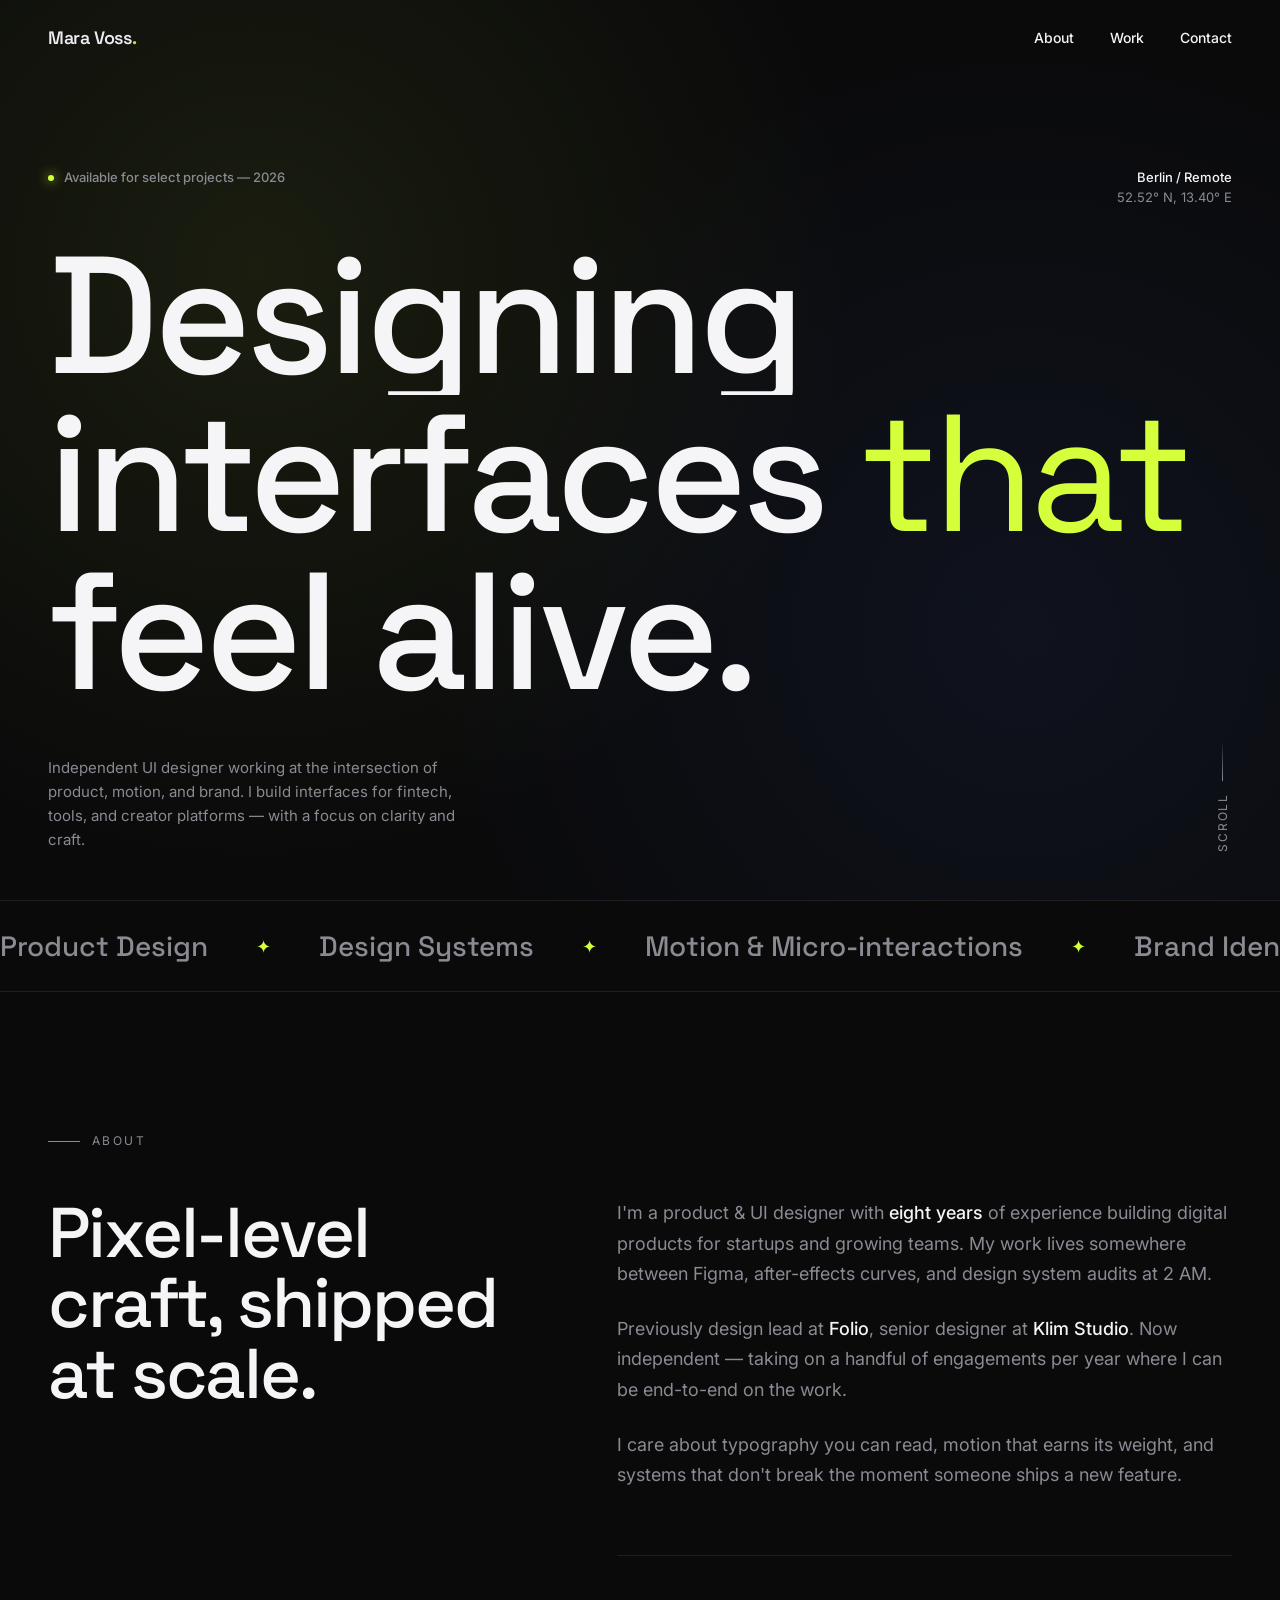
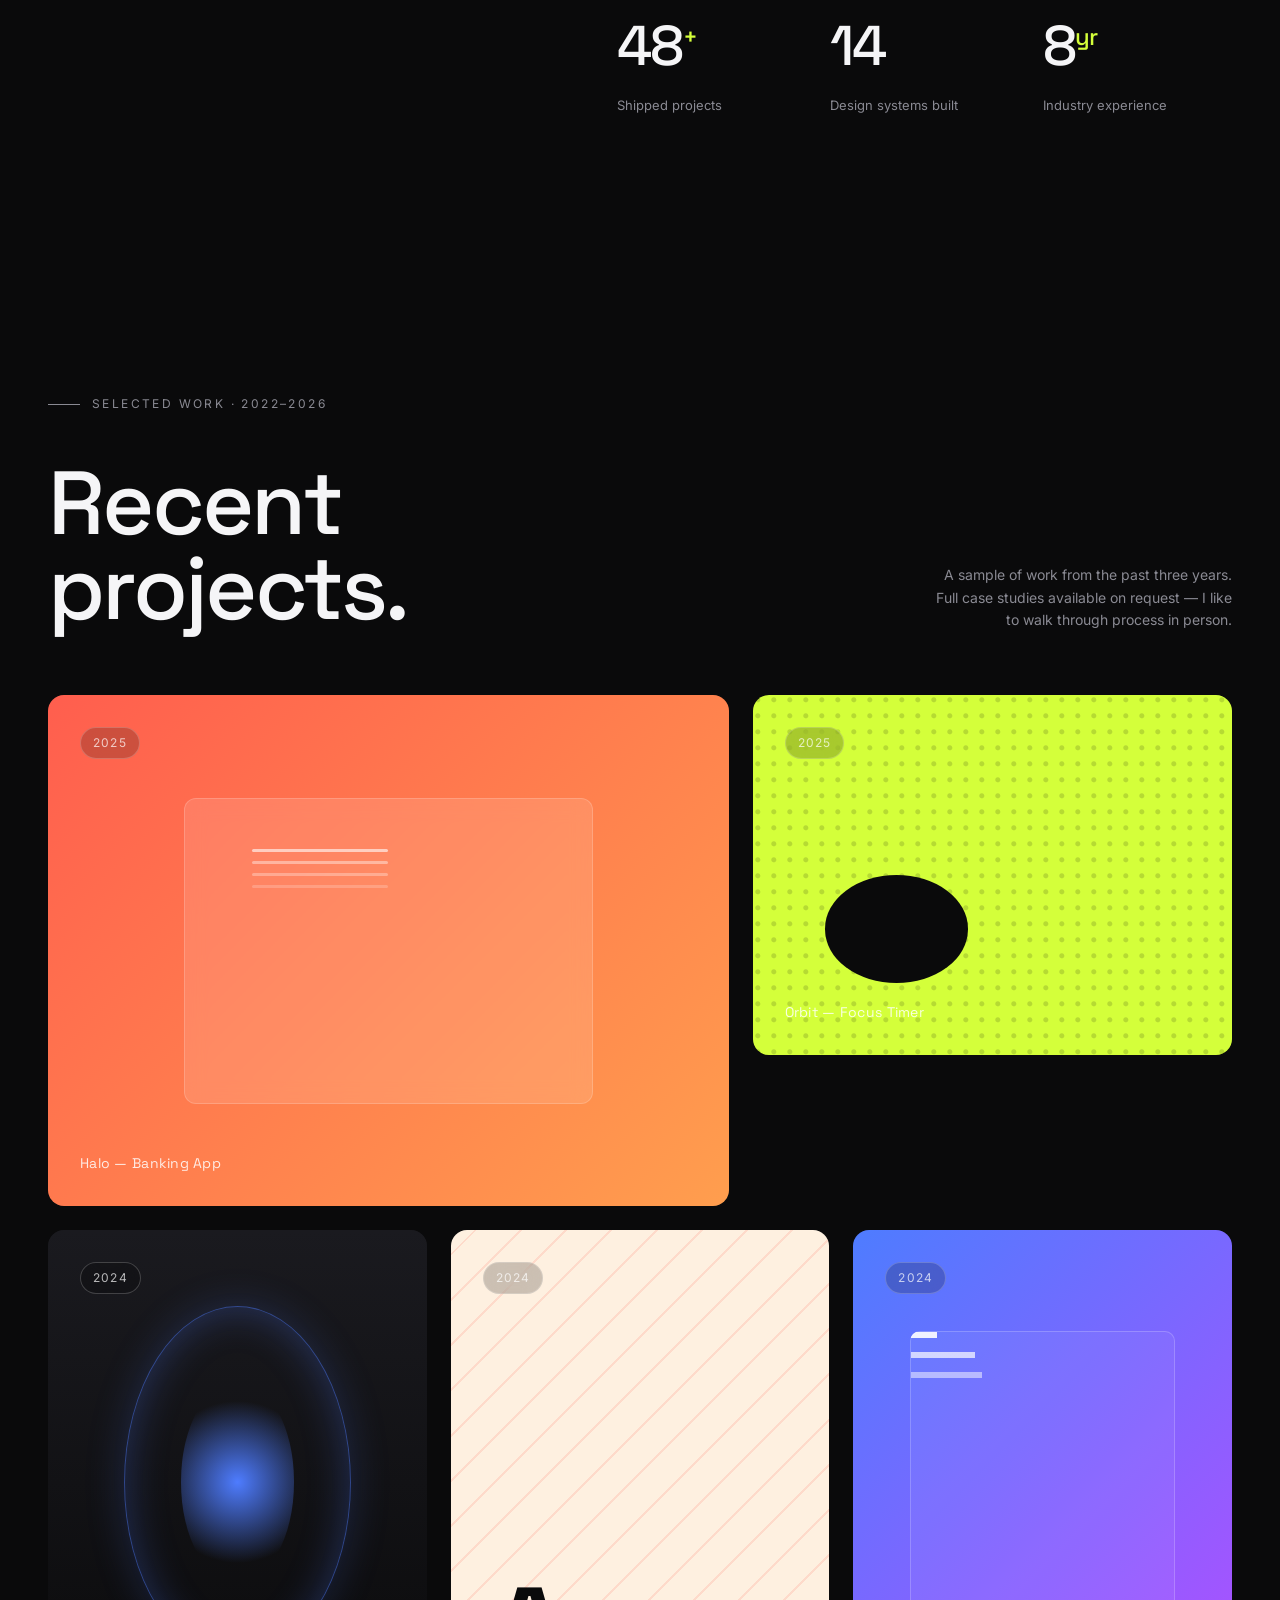
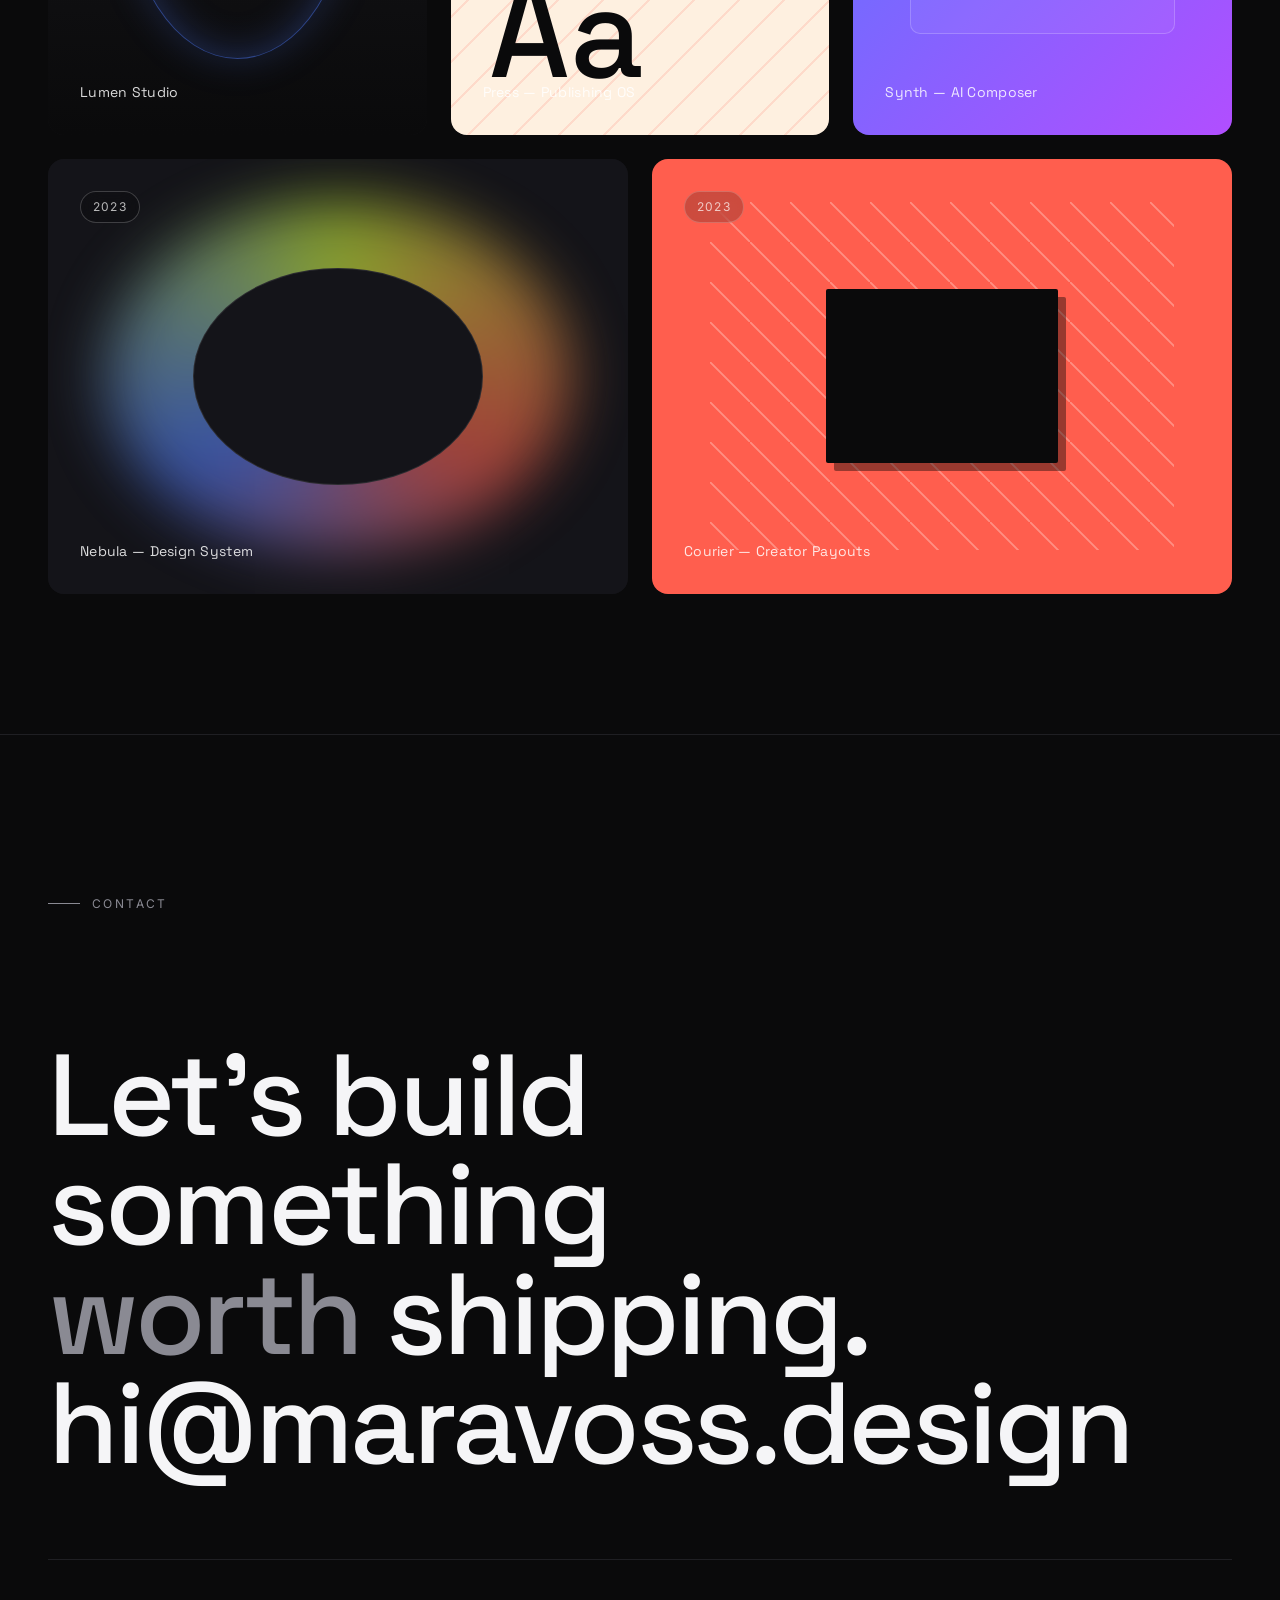
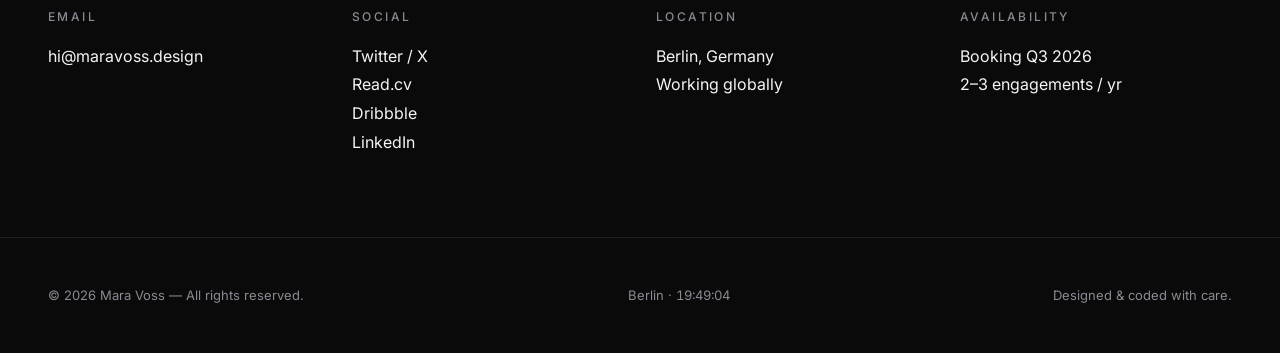
<file: qwen3.6-ollama-free-coding-agent/demo-outputs/portfolio-claude.html>
<!DOCTYPE html>
<html lang="en">
<head>
<meta charset="UTF-8" />
<meta name="viewport" content="width=device-width, initial-scale=1.0" />
<title>Mara Voss — UI Designer</title>
<link rel="preconnect" href="https://fonts.googleapis.com">
<link rel="preconnect" href="https://fonts.gstatic.com" crossorigin>
<link href="https://fonts.googleapis.com/css2?family=Inter:wght@300;400;500;600;700;800&family=Space+Grotesk:wght@400;500;600;700&display=swap" rel="stylesheet">
<style>
  :root {
    --bg: #0a0a0b;
    --bg-elev: #111113;
    --bg-elev-2: #17171a;
    --text: #f5f5f7;
    --text-dim: #8a8a93;
    --text-faint: #55555c;
    --line: #1f1f23;
    --accent: #d4ff3a;
    --accent-2: #ff5e4e;
    --accent-3: #4e7cff;
  }

  * { margin: 0; padding: 0; box-sizing: border-box; }

  html { scroll-behavior: smooth; }

  body {
    font-family: 'Inter', system-ui, -apple-system, sans-serif;
    background: var(--bg);
    color: var(--text);
    font-weight: 400;
    line-height: 1.5;
    -webkit-font-smoothing: antialiased;
    -moz-osx-font-smoothing: grayscale;
    overflow-x: hidden;
  }

  ::selection { background: var(--accent); color: var(--bg); }

  /* Custom scrollbar */
  ::-webkit-scrollbar { width: 8px; }
  ::-webkit-scrollbar-track { background: var(--bg); }
  ::-webkit-scrollbar-thumb { background: var(--line); border-radius: 4px; }
  ::-webkit-scrollbar-thumb:hover { background: #2a2a30; }

  /* Display font */
  .display {
    font-family: 'Space Grotesk', sans-serif;
    font-weight: 500;
    letter-spacing: -0.03em;
    line-height: 0.95;
  }

  /* ============= NAV ============= */
  nav {
    position: fixed;
    top: 0; left: 0; right: 0;
    padding: 24px 48px;
    display: flex;
    justify-content: space-between;
    align-items: center;
    z-index: 100;
    mix-blend-mode: difference;
    color: #fff;
  }

  .logo {
    font-family: 'Space Grotesk', sans-serif;
    font-weight: 600;
    font-size: 18px;
    letter-spacing: -0.02em;
  }
  .logo .dot { color: var(--accent); }

  .nav-links {
    display: flex;
    gap: 36px;
    list-style: none;
    font-size: 14px;
    font-weight: 500;
  }
  .nav-links a {
    color: inherit;
    text-decoration: none;
    position: relative;
    padding: 4px 0;
    transition: opacity 0.3s ease;
  }
  .nav-links a::after {
    content: '';
    position: absolute;
    left: 0; bottom: 0;
    width: 0;
    height: 1px;
    background: currentColor;
    transition: width 0.3s ease;
  }
  .nav-links a:hover::after { width: 100%; }

  /* ============= HERO ============= */
  .hero {
    min-height: 100vh;
    padding: 48px;
    display: flex;
    flex-direction: column;
    justify-content: space-between;
    position: relative;
    overflow: hidden;
  }

  .hero-grain {
    position: absolute;
    inset: 0;
    background:
      radial-gradient(circle at 20% 30%, rgba(212, 255, 58, 0.08), transparent 50%),
      radial-gradient(circle at 80% 70%, rgba(78, 124, 255, 0.08), transparent 50%);
    pointer-events: none;
  }

  .hero-top {
    display: flex;
    justify-content: space-between;
    align-items: flex-start;
    margin-top: 120px;
    position: relative;
  }

  .hero-tag {
    font-size: 13px;
    color: var(--text-dim);
    font-weight: 500;
    display: flex;
    align-items: center;
    gap: 10px;
  }
  .hero-tag::before {
    content: '';
    width: 6px; height: 6px;
    border-radius: 50%;
    background: var(--accent);
    box-shadow: 0 0 12px var(--accent);
    animation: pulse 2s ease-in-out infinite;
  }
  @keyframes pulse {
    0%, 100% { opacity: 1; transform: scale(1); }
    50% { opacity: 0.5; transform: scale(1.3); }
  }

  .hero-loc {
    font-size: 13px;
    color: var(--text-dim);
    text-align: right;
  }
  .hero-loc strong { color: var(--text); font-weight: 500; }

  .hero-title {
    font-size: clamp(60px, 13vw, 220px);
    margin: 0;
    position: relative;
    z-index: 2;
  }
  .hero-title .line { display: block; overflow: hidden; }
  .hero-title .word {
    display: inline-block;
    transform: translateY(100%);
    animation: rise 1.1s cubic-bezier(0.2, 0.8, 0.2, 1) forwards;
  }
  .hero-title .line:nth-child(1) .word { animation-delay: 0.1s; }
  .hero-title .line:nth-child(2) .word { animation-delay: 0.25s; }
  .hero-title .line:nth-child(3) .word { animation-delay: 0.4s; }
  @keyframes rise {
    to { transform: translateY(0); }
  }
  .hero-title em {
    font-style: normal;
    color: var(--accent);
    font-family: 'Space Grotesk', serif;
    font-weight: 400;
  }

  .hero-bottom {
    display: flex;
    justify-content: space-between;
    align-items: flex-end;
    gap: 48px;
    position: relative;
  }

  .hero-desc {
    max-width: 420px;
    font-size: 15px;
    color: var(--text-dim);
    line-height: 1.6;
  }

  .scroll-indicator {
    font-size: 12px;
    color: var(--text-dim);
    letter-spacing: 0.15em;
    text-transform: uppercase;
    display: flex;
    align-items: center;
    gap: 12px;
    writing-mode: vertical-rl;
    transform: rotate(180deg);
  }
  .scroll-indicator::after {
    content: '';
    width: 1px;
    height: 40px;
    background: linear-gradient(to bottom, var(--text-dim), transparent);
    animation: scrollLine 2s ease-in-out infinite;
  }
  @keyframes scrollLine {
    0% { transform: scaleY(0); transform-origin: top; }
    50% { transform: scaleY(1); transform-origin: top; }
    50.01% { transform-origin: bottom; }
    100% { transform: scaleY(0); transform-origin: bottom; }
  }

  /* ============= MARQUEE ============= */
  .marquee {
    overflow: hidden;
    padding: 24px 0;
    border-top: 1px solid var(--line);
    border-bottom: 1px solid var(--line);
    white-space: nowrap;
  }
  .marquee-track {
    display: inline-flex;
    gap: 48px;
    animation: scrollMarquee 40s linear infinite;
  }
  .marquee-item {
    font-family: 'Space Grotesk', sans-serif;
    font-size: 28px;
    font-weight: 500;
    color: var(--text-dim);
    display: flex;
    align-items: center;
    gap: 48px;
  }
  .marquee-item::after {
    content: '✦';
    color: var(--accent);
    font-size: 18px;
  }
  @keyframes scrollMarquee {
    to { transform: translateX(-50%); }
  }

  /* ============= SECTIONS ============= */
  section {
    padding: 140px 48px;
    position: relative;
  }

  .section-label {
    font-size: 12px;
    letter-spacing: 0.2em;
    text-transform: uppercase;
    color: var(--text-dim);
    margin-bottom: 48px;
    display: flex;
    align-items: center;
    gap: 12px;
  }
  .section-label::before {
    content: '';
    width: 32px;
    height: 1px;
    background: var(--text-dim);
  }

  /* ============= ABOUT ============= */
  .about {
    display: grid;
    grid-template-columns: 1fr 1.3fr;
    gap: 96px;
    align-items: start;
  }

  .about-heading {
    font-size: clamp(40px, 5.5vw, 80px);
    line-height: 1;
  }

  .about-text {
    font-size: 18px;
    line-height: 1.7;
    color: var(--text-dim);
  }
  .about-text p + p { margin-top: 24px; }
  .about-text strong { color: var(--text); font-weight: 500; }

  .stats {
    display: grid;
    grid-template-columns: repeat(3, 1fr);
    gap: 24px;
    margin-top: 64px;
    padding-top: 48px;
    border-top: 1px solid var(--line);
  }
  .stat-num {
    font-family: 'Space Grotesk', sans-serif;
    font-size: 56px;
    font-weight: 500;
    letter-spacing: -0.03em;
    color: var(--text);
  }
  .stat-num sup { font-size: 24px; color: var(--accent); }
  .stat-label {
    font-size: 13px;
    color: var(--text-dim);
    margin-top: 8px;
  }

  /* ============= PROJECTS ============= */
  .projects-header {
    display: flex;
    justify-content: space-between;
    align-items: flex-end;
    margin-bottom: 64px;
    gap: 48px;
  }

  .projects-title {
    font-size: clamp(48px, 7vw, 112px);
  }

  .projects-meta {
    font-size: 14px;
    color: var(--text-dim);
    text-align: right;
    max-width: 300px;
    line-height: 1.6;
  }

  .projects-grid {
    display: grid;
    grid-template-columns: repeat(12, 1fr);
    gap: 24px;
  }

  .project-card {
    position: relative;
    cursor: pointer;
    overflow: hidden;
    border-radius: 16px;
    background: var(--bg-elev);
    aspect-ratio: 4 / 3;
    transition: transform 0.5s cubic-bezier(0.2, 0.8, 0.2, 1);
  }
  .project-card:hover { transform: translateY(-4px); }

  .project-card.wide { grid-column: span 7; }
  .project-card.narrow { grid-column: span 5; }
  .project-card.half { grid-column: span 6; }
  .project-card.third { grid-column: span 4; aspect-ratio: 3 / 4; }
  .project-card.full { grid-column: span 12; aspect-ratio: 21 / 9; }

  .project-visual {
    position: absolute;
    inset: 0;
    transition: transform 0.7s cubic-bezier(0.2, 0.8, 0.2, 1), filter 0.5s ease;
  }
  .project-card:hover .project-visual {
    transform: scale(1.05);
    filter: brightness(0.55) blur(2px);
  }

  /* Decorative "screens" built from divs */
  .v-1 {
    background: linear-gradient(135deg, #ff5e4e 0%, #ff9e4e 100%);
  }
  .v-1::before {
    content: '';
    position: absolute;
    inset: 20%;
    background: rgba(255,255,255,0.12);
    border-radius: 12px;
    backdrop-filter: blur(10px);
    border: 1px solid rgba(255,255,255,0.18);
  }
  .v-1::after {
    content: '';
    position: absolute;
    top: 30%; left: 30%;
    width: 20%; height: 3px;
    background: rgba(255,255,255,0.6);
    border-radius: 2px;
    box-shadow:
      0 12px 0 rgba(255,255,255,0.4),
      0 24px 0 rgba(255,255,255,0.3),
      0 36px 0 rgba(255,255,255,0.2);
  }

  .v-2 {
    background: #d4ff3a;
  }
  .v-2::before {
    content: '';
    position: absolute;
    inset: 0;
    background:
      radial-gradient(circle at 30% 30%, rgba(10,10,11,0.15) 2px, transparent 3px) 0 0 / 16px 16px;
  }
  .v-2::after {
    content: '';
    position: absolute;
    bottom: 20%; left: 15%;
    width: 30%; height: 30%;
    background: var(--bg);
    border-radius: 50%;
  }

  .v-3 {
    background: linear-gradient(180deg, #1a1a1f 0%, #0a0a0b 100%);
  }
  .v-3::before {
    content: '';
    position: absolute;
    inset: 15% 20%;
    border: 1px solid rgba(78, 124, 255, 0.5);
    border-radius: 50%;
    box-shadow:
      inset 0 0 40px rgba(78, 124, 255, 0.3),
      0 0 40px rgba(78, 124, 255, 0.2);
  }
  .v-3::after {
    content: '';
    position: absolute;
    inset: 30% 35%;
    background: radial-gradient(circle, #4e7cff 0%, transparent 70%);
    border-radius: 50%;
  }

  .v-4 {
    background: #fef0e0;
  }
  .v-4::before {
    content: '';
    position: absolute;
    inset: 0;
    background: repeating-linear-gradient(
      -45deg,
      transparent 0,
      transparent 30px,
      rgba(255, 94, 78, 0.15) 30px,
      rgba(255, 94, 78, 0.15) 32px
    );
  }
  .v-4::after {
    content: 'Aa';
    position: absolute;
    left: 10%; bottom: 10%;
    font-family: 'Space Grotesk', serif;
    font-size: clamp(80px, 10vw, 160px);
    font-weight: 500;
    color: var(--bg);
    line-height: 0.8;
  }

  .v-5 {
    background: linear-gradient(135deg, #4e7cff 0%, #b14eff 100%);
  }
  .v-5::before {
    content: '';
    position: absolute;
    inset: 20% 15%;
    background:
      linear-gradient(90deg, rgba(255,255,255,0.9) 50%, transparent 50%) 0 0 / 20% 6px no-repeat,
      linear-gradient(90deg, rgba(255,255,255,0.7) 70%, transparent 70%) 0 20px / 35% 6px no-repeat,
      linear-gradient(90deg, rgba(255,255,255,0.5) 60%, transparent 60%) 0 40px / 45% 6px no-repeat,
      rgba(255,255,255,0.05);
    border-radius: 10px;
    border: 1px solid rgba(255,255,255,0.2);
    padding: 20px;
  }

  .v-6 {
    background: #141419;
  }
  .v-6::before {
    content: '';
    position: absolute;
    inset: 10%;
    background:
      conic-gradient(from 0deg, #d4ff3a, #ff5e4e, #4e7cff, #d4ff3a);
    border-radius: 50%;
    filter: blur(30px);
    opacity: 0.6;
  }
  .v-6::after {
    content: '';
    position: absolute;
    inset: 25%;
    background: #141419;
    border-radius: 50%;
    border: 1px solid rgba(255,255,255,0.1);
  }

  .v-7 {
    background: #ff5e4e;
  }
  .v-7::before {
    content: '';
    position: absolute;
    top: 10%; left: 10%;
    width: 80%; height: 80%;
    background:
      linear-gradient(45deg, transparent 48%, rgba(255,255,255,0.3) 49%, rgba(255,255,255,0.3) 51%, transparent 52%) 0 0 / 40px 40px;
  }
  .v-7::after {
    content: '';
    position: absolute;
    inset: 30%;
    background: var(--bg);
    border-radius: 2px;
    box-shadow: 8px 8px 0 rgba(0,0,0,0.4);
  }

  .project-info {
    position: absolute;
    inset: 0;
    padding: 32px;
    display: flex;
    flex-direction: column;
    justify-content: space-between;
    z-index: 2;
  }

  .project-top-row {
    display: flex;
    justify-content: space-between;
    align-items: flex-start;
  }

  .project-year {
    font-size: 12px;
    color: rgba(255,255,255,0.7);
    letter-spacing: 0.1em;
    padding: 6px 12px;
    border: 1px solid rgba(255,255,255,0.2);
    border-radius: 100px;
    backdrop-filter: blur(10px);
    background: rgba(0,0,0,0.2);
  }

  .project-arrow {
    width: 48px; height: 48px;
    border-radius: 50%;
    background: rgba(255,255,255,0.1);
    backdrop-filter: blur(10px);
    border: 1px solid rgba(255,255,255,0.2);
    display: flex;
    align-items: center;
    justify-content: center;
    opacity: 0;
    transform: translate(-8px, 8px) rotate(-45deg);
    transition: opacity 0.4s ease, transform 0.4s cubic-bezier(0.2, 0.8, 0.2, 1);
  }
  .project-card:hover .project-arrow {
    opacity: 1;
    transform: translate(0, 0) rotate(0deg);
  }
  .project-arrow svg { width: 20px; height: 20px; stroke: white; stroke-width: 1.5; fill: none; }

  .project-bottom {
    transform: translateY(12px);
    opacity: 0;
    transition: transform 0.5s cubic-bezier(0.2, 0.8, 0.2, 1), opacity 0.4s ease;
  }
  .project-card:hover .project-bottom {
    transform: translateY(0);
    opacity: 1;
  }

  .project-category {
    font-size: 11px;
    color: rgba(255,255,255,0.6);
    letter-spacing: 0.15em;
    text-transform: uppercase;
    margin-bottom: 8px;
  }
  .project-name {
    font-family: 'Space Grotesk', sans-serif;
    font-size: clamp(24px, 2.5vw, 36px);
    font-weight: 500;
    color: white;
    letter-spacing: -0.02em;
    line-height: 1;
  }

  /* Default visible name (shown when not hovering) */
  .project-default {
    position: absolute;
    bottom: 32px;
    left: 32px;
    font-family: 'Space Grotesk', sans-serif;
    font-size: 14px;
    color: rgba(255,255,255,0.85);
    letter-spacing: 0.02em;
    opacity: 1;
    transition: opacity 0.3s ease;
    z-index: 2;
  }
  .project-card:hover .project-default { opacity: 0; }

  /* ============= CONTACT ============= */
  .contact {
    padding: 160px 48px 80px;
    border-top: 1px solid var(--line);
  }

  .contact-inner {
    display: flex;
    flex-direction: column;
    gap: 80px;
  }

  .contact-headline {
    font-size: clamp(56px, 9vw, 160px);
    line-height: 0.95;
  }
  .contact-headline a {
    color: var(--text);
    text-decoration: none;
    display: inline-block;
    position: relative;
    transition: color 0.3s ease;
  }
  .contact-headline a::after {
    content: '';
    position: absolute;
    left: 0; bottom: 8%;
    width: 100%;
    height: 4px;
    background: var(--accent);
    transform: scaleX(0);
    transform-origin: left;
    transition: transform 0.6s cubic-bezier(0.2, 0.8, 0.2, 1);
  }
  .contact-headline a:hover { color: var(--accent); }
  .contact-headline a:hover::after { transform: scaleX(1); }
  .contact-headline em {
    font-style: normal;
    color: var(--text-dim);
    font-family: 'Space Grotesk', serif;
  }

  .contact-grid {
    display: grid;
    grid-template-columns: repeat(4, 1fr);
    gap: 32px;
    padding-top: 48px;
    border-top: 1px solid var(--line);
  }

  .contact-block h4 {
    font-size: 12px;
    letter-spacing: 0.2em;
    text-transform: uppercase;
    color: var(--text-dim);
    font-weight: 500;
    margin-bottom: 16px;
  }
  .contact-block a, .contact-block p {
    display: block;
    color: var(--text);
    text-decoration: none;
    font-size: 16px;
    line-height: 1.8;
    transition: color 0.3s ease;
  }
  .contact-block a:hover { color: var(--accent); }

  footer {
    display: flex;
    justify-content: space-between;
    align-items: center;
    padding: 48px;
    border-top: 1px solid var(--line);
    font-size: 13px;
    color: var(--text-dim);
  }
  footer .time { font-variant-numeric: tabular-nums; }

  /* Cursor follower */
  .cursor {
    position: fixed;
    top: 0; left: 0;
    width: 10px; height: 10px;
    border-radius: 50%;
    background: var(--accent);
    pointer-events: none;
    z-index: 9999;
    transform: translate(-50%, -50%);
    transition: width 0.3s ease, height 0.3s ease, background 0.3s ease, opacity 0.3s ease;
    mix-blend-mode: difference;
    opacity: 0;
  }
  .cursor.visible { opacity: 1; }
  .cursor.hover {
    width: 48px; height: 48px;
    background: var(--accent);
  }

  /* ============= RESPONSIVE ============= */
  @media (max-width: 960px) {
    nav { padding: 20px 24px; }
    .nav-links { gap: 20px; font-size: 13px; }
    .hero { padding: 24px; }
    section { padding: 96px 24px; }
    .about { grid-template-columns: 1fr; gap: 48px; }
    .stats { grid-template-columns: 1fr 1fr; }
    .projects-grid { grid-template-columns: repeat(2, 1fr); gap: 16px; }
    .project-card.wide, .project-card.narrow, .project-card.half, .project-card.full { grid-column: span 2; }
    .project-card.third { grid-column: span 1; }
    .projects-header { flex-direction: column; align-items: flex-start; }
    .projects-meta { text-align: left; }
    .contact { padding: 96px 24px 48px; }
    .contact-grid { grid-template-columns: 1fr 1fr; }
    footer { padding: 24px; flex-direction: column; gap: 16px; text-align: center; }
    .cursor { display: none; }
    .scroll-indicator { display: none; }
  }
</style>
</head>
<body>

<div class="cursor" id="cursor"></div>

<nav>
  <div class="logo">Mara Voss<span class="dot">.</span></div>
  <ul class="nav-links">
    <li><a href="#about">About</a></li>
    <li><a href="#work">Work</a></li>
    <li><a href="#contact">Contact</a></li>
  </ul>
</nav>

<!-- HERO -->
<section class="hero">
  <div class="hero-grain"></div>

  <div class="hero-top">
    <div class="hero-tag">Available for select projects — 2026</div>
    <div class="hero-loc">
      <strong>Berlin / Remote</strong><br>
      52.52° N, 13.40° E
    </div>
  </div>

  <h1 class="hero-title display">
    <span class="line"><span class="word">Designing</span></span>
    <span class="line"><span class="word">interfaces <em>that</em></span></span>
    <span class="line"><span class="word">feel alive.</span></span>
  </h1>

  <div class="hero-bottom">
    <p class="hero-desc">
      Independent UI designer working at the intersection of product, motion, and brand. I build
      interfaces for fintech, tools, and creator platforms — with a focus on clarity and craft.
    </p>
    <div class="scroll-indicator">Scroll</div>
  </div>
</section>

<!-- MARQUEE -->
<div class="marquee">
  <div class="marquee-track">
    <span class="marquee-item">Product Design</span>
    <span class="marquee-item">Design Systems</span>
    <span class="marquee-item">Motion & Micro-interactions</span>
    <span class="marquee-item">Brand Identity</span>
    <span class="marquee-item">Prototyping</span>
    <span class="marquee-item">Product Design</span>
    <span class="marquee-item">Design Systems</span>
    <span class="marquee-item">Motion & Micro-interactions</span>
    <span class="marquee-item">Brand Identity</span>
    <span class="marquee-item">Prototyping</span>
  </div>
</div>

<!-- ABOUT -->
<section id="about">
  <div class="section-label">About</div>
  <div class="about">
    <h2 class="about-heading display">
      Pixel-level<br>
      craft, shipped<br>
      at scale.
    </h2>
    <div>
      <div class="about-text">
        <p>
          I'm a product & UI designer with <strong>eight years</strong> of experience building digital
          products for startups and growing teams. My work lives somewhere between Figma, after-effects
          curves, and design system audits at 2 AM.
        </p>
        <p>
          Previously design lead at <strong>Folio</strong>, senior designer at <strong>Klim Studio</strong>.
          Now independent — taking on a handful of engagements per year where I can be end-to-end on
          the work.
        </p>
        <p>
          I care about typography you can read, motion that earns its weight, and systems that don't
          break the moment someone ships a new feature.
        </p>
      </div>

      <div class="stats">
        <div>
          <div class="stat-num">48<sup>+</sup></div>
          <div class="stat-label">Shipped projects</div>
        </div>
        <div>
          <div class="stat-num">14</div>
          <div class="stat-label">Design systems built</div>
        </div>
        <div>
          <div class="stat-num">8<sup>yr</sup></div>
          <div class="stat-label">Industry experience</div>
        </div>
      </div>
    </div>
  </div>
</section>

<!-- PROJECTS -->
<section id="work">
  <div class="section-label">Selected Work · 2022–2026</div>
  <div class="projects-header">
    <h2 class="projects-title display">Recent<br>projects.</h2>
    <p class="projects-meta">
      A sample of work from the past three years. Full case studies available on request — I like to
      walk through process in person.
    </p>
  </div>

  <div class="projects-grid">
    <article class="project-card wide">
      <div class="project-visual v-1"></div>
      <div class="project-default">Halo — Banking App</div>
      <div class="project-info">
        <div class="project-top-row">
          <span class="project-year">2025</span>
          <div class="project-arrow">
            <svg viewBox="0 0 24 24"><path d="M7 17L17 7M17 7H8M17 7V16"/></svg>
          </div>
        </div>
        <div class="project-bottom">
          <div class="project-category">Fintech · Product</div>
          <h3 class="project-name">Halo — Banking<br>for the curious.</h3>
        </div>
      </div>
    </article>

    <article class="project-card narrow">
      <div class="project-visual v-2"></div>
      <div class="project-default">Orbit — Focus Timer</div>
      <div class="project-info">
        <div class="project-top-row">
          <span class="project-year">2025</span>
          <div class="project-arrow">
            <svg viewBox="0 0 24 24"><path d="M7 17L17 7M17 7H8M17 7V16"/></svg>
          </div>
        </div>
        <div class="project-bottom">
          <div class="project-category">Productivity · iOS</div>
          <h3 class="project-name">Orbit.</h3>
        </div>
      </div>
    </article>

    <article class="project-card third">
      <div class="project-visual v-3"></div>
      <div class="project-default">Lumen Studio</div>
      <div class="project-info">
        <div class="project-top-row">
          <span class="project-year">2024</span>
          <div class="project-arrow">
            <svg viewBox="0 0 24 24"><path d="M7 17L17 7M17 7H8M17 7V16"/></svg>
          </div>
        </div>
        <div class="project-bottom">
          <div class="project-category">Brand · Web</div>
          <h3 class="project-name">Lumen Studio</h3>
        </div>
      </div>
    </article>

    <article class="project-card third">
      <div class="project-visual v-4"></div>
      <div class="project-default">Press — Publishing OS</div>
      <div class="project-info">
        <div class="project-top-row">
          <span class="project-year">2024</span>
          <div class="project-arrow">
            <svg viewBox="0 0 24 24"><path d="M7 17L17 7M17 7H8M17 7V16"/></svg>
          </div>
        </div>
        <div class="project-bottom">
          <div class="project-category">Editorial · Tool</div>
          <h3 class="project-name">Press.</h3>
        </div>
      </div>
    </article>

    <article class="project-card third">
      <div class="project-visual v-5"></div>
      <div class="project-default">Synth — AI Composer</div>
      <div class="project-info">
        <div class="project-top-row">
          <span class="project-year">2024</span>
          <div class="project-arrow">
            <svg viewBox="0 0 24 24"><path d="M7 17L17 7M17 7H8M17 7V16"/></svg>
          </div>
        </div>
        <div class="project-bottom">
          <div class="project-category">AI · Creative Tool</div>
          <h3 class="project-name">Synth.</h3>
        </div>
      </div>
    </article>

    <article class="project-card half">
      <div class="project-visual v-6"></div>
      <div class="project-default">Nebula — Design System</div>
      <div class="project-info">
        <div class="project-top-row">
          <span class="project-year">2023</span>
          <div class="project-arrow">
            <svg viewBox="0 0 24 24"><path d="M7 17L17 7M17 7H8M17 7V16"/></svg>
          </div>
        </div>
        <div class="project-bottom">
          <div class="project-category">Design System · Internal</div>
          <h3 class="project-name">Nebula — a system<br>for scale.</h3>
        </div>
      </div>
    </article>

    <article class="project-card half">
      <div class="project-visual v-7"></div>
      <div class="project-default">Courier — Creator Payouts</div>
      <div class="project-info">
        <div class="project-top-row">
          <span class="project-year">2023</span>
          <div class="project-arrow">
            <svg viewBox="0 0 24 24"><path d="M7 17L17 7M17 7H8M17 7V16"/></svg>
          </div>
        </div>
        <div class="project-bottom">
          <div class="project-category">Payments · Web App</div>
          <h3 class="project-name">Courier — ship<br>the money.</h3>
        </div>
      </div>
    </article>
  </div>
</section>

<!-- CONTACT -->
<section id="contact" class="contact">
  <div class="contact-inner">
    <div class="section-label">Contact</div>
    <h2 class="contact-headline display">
      Let's build<br>
      something<br>
      <em>worth</em> shipping. <a href="mailto:hi@maravoss.design">hi@maravoss.design</a>
    </h2>

    <div class="contact-grid">
      <div class="contact-block">
        <h4>Email</h4>
        <a href="mailto:hi@maravoss.design">hi@maravoss.design</a>
      </div>
      <div class="contact-block">
        <h4>Social</h4>
        <a href="#">Twitter / X</a>
        <a href="#">Read.cv</a>
        <a href="#">Dribbble</a>
        <a href="#">LinkedIn</a>
      </div>
      <div class="contact-block">
        <h4>Location</h4>
        <p>Berlin, Germany</p>
        <p>Working globally</p>
      </div>
      <div class="contact-block">
        <h4>Availability</h4>
        <p>Booking Q3 2026</p>
        <p>2–3 engagements / yr</p>
      </div>
    </div>
  </div>
</section>

<footer>
  <div>© 2026 Mara Voss — All rights reserved.</div>
  <div>Berlin · <span class="time" id="time">--:--:--</span></div>
  <div>Designed & coded with care.</div>
</footer>

<script>
  // Live Berlin time
  function updateTime() {
    const now = new Date();
    const berlinTime = now.toLocaleTimeString('en-GB', {
      timeZone: 'Europe/Berlin',
      hour: '2-digit',
      minute: '2-digit',
      second: '2-digit'
    });
    const el = document.getElementById('time');
    if (el) el.textContent = berlinTime;
  }
  updateTime();
  setInterval(updateTime, 1000);

  // Custom cursor
  const cursor = document.getElementById('cursor');
  let mouseX = 0, mouseY = 0, curX = 0, curY = 0;

  window.addEventListener('mousemove', (e) => {
    mouseX = e.clientX;
    mouseY = e.clientY;
    cursor.classList.add('visible');
  });

  window.addEventListener('mouseleave', () => cursor.classList.remove('visible'));

  function animateCursor() {
    curX += (mouseX - curX) * 0.2;
    curY += (mouseY - curY) * 0.2;
    cursor.style.transform = `translate(${curX}px, ${curY}px) translate(-50%, -50%)`;
    requestAnimationFrame(animateCursor);
  }
  animateCursor();

  document.querySelectorAll('a, .project-card').forEach(el => {
    el.addEventListener('mouseenter', () => cursor.classList.add('hover'));
    el.addEventListener('mouseleave', () => cursor.classList.remove('hover'));
  });

  // Fade-in on scroll
  const observer = new IntersectionObserver((entries) => {
    entries.forEach(e => {
      if (e.isIntersecting) {
        e.target.style.opacity = '1';
        e.target.style.transform = 'translateY(0)';
      }
    });
  }, { threshold: 0.12 });

  document.querySelectorAll('section, .project-card').forEach(el => {
    el.style.opacity = '0';
    el.style.transform = 'translateY(24px)';
    el.style.transition = 'opacity 0.9s cubic-bezier(0.2, 0.8, 0.2, 1), transform 0.9s cubic-bezier(0.2, 0.8, 0.2, 1)';
    observer.observe(el);
  });

  // Make hero visible immediately
  const hero = document.querySelector('.hero');
  if (hero) { hero.style.opacity = '1'; hero.style.transform = 'none'; }
</script>

</body>
</html>
</file>
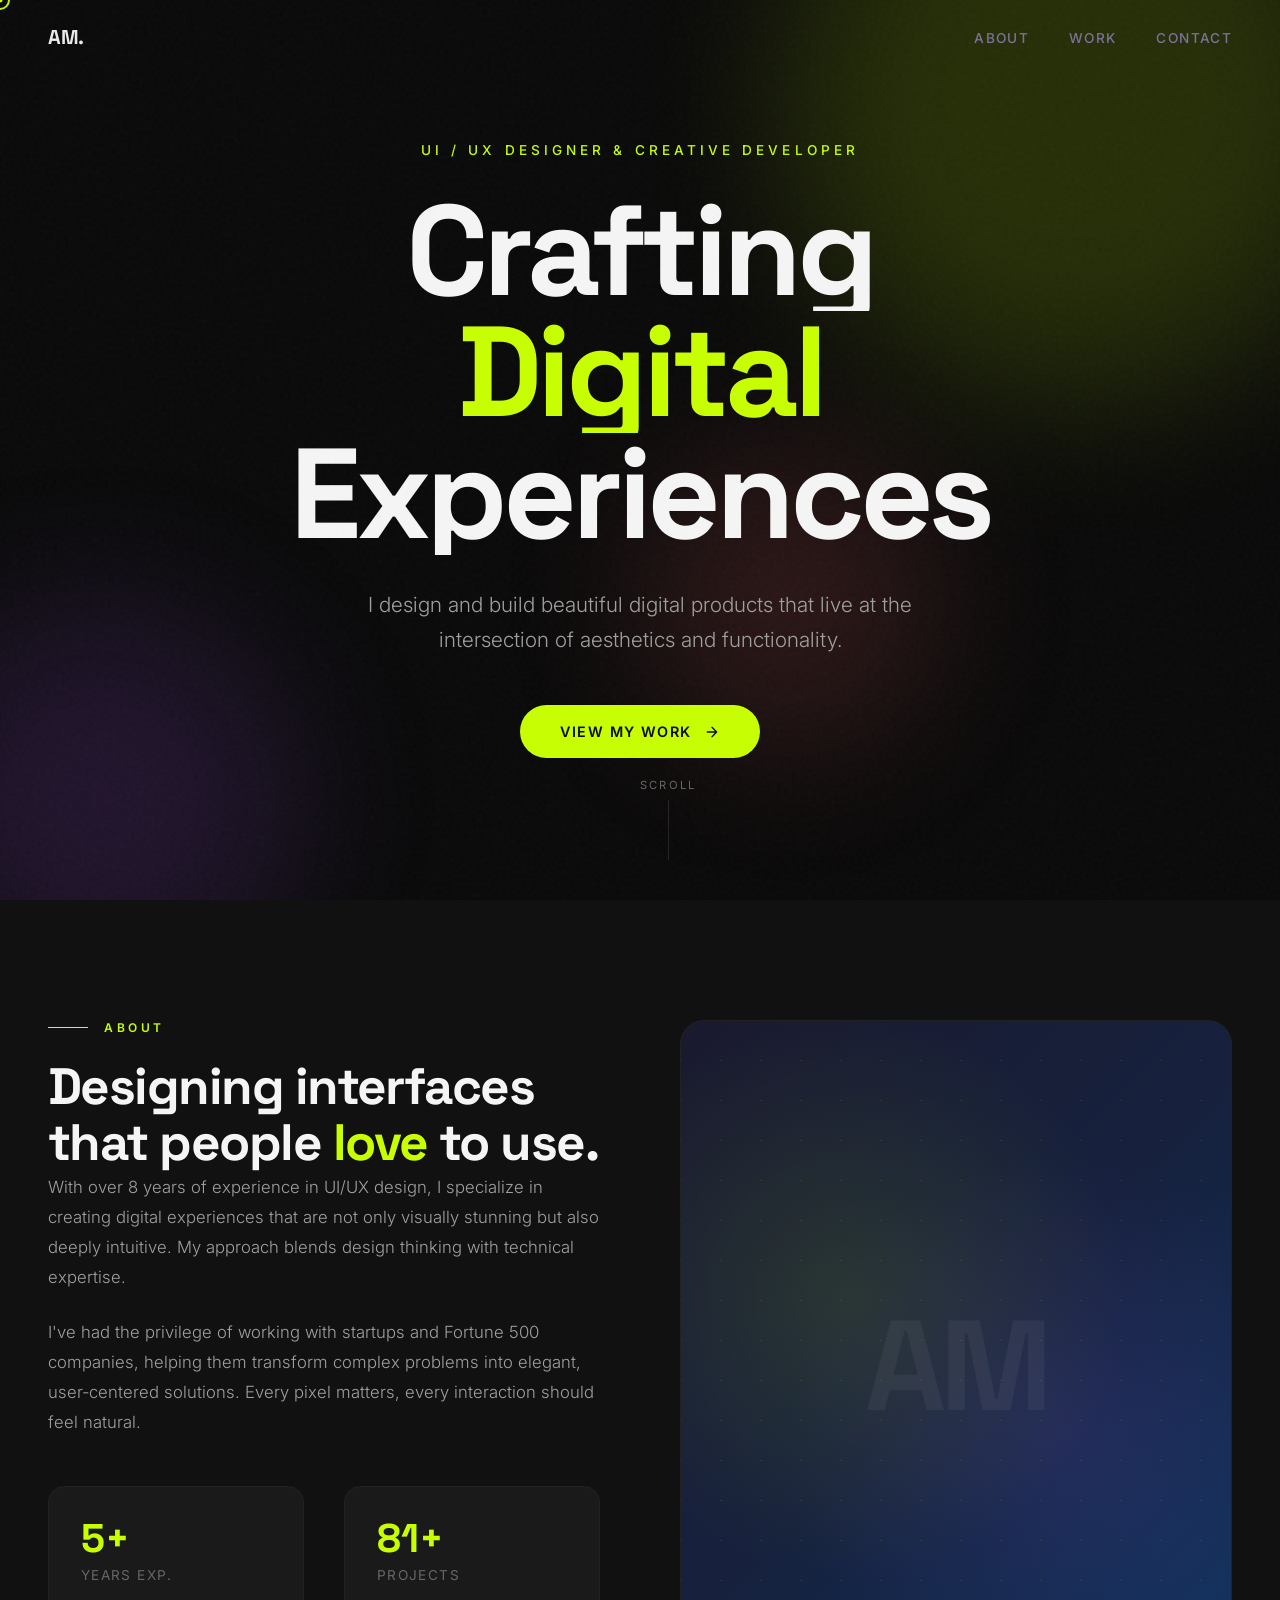
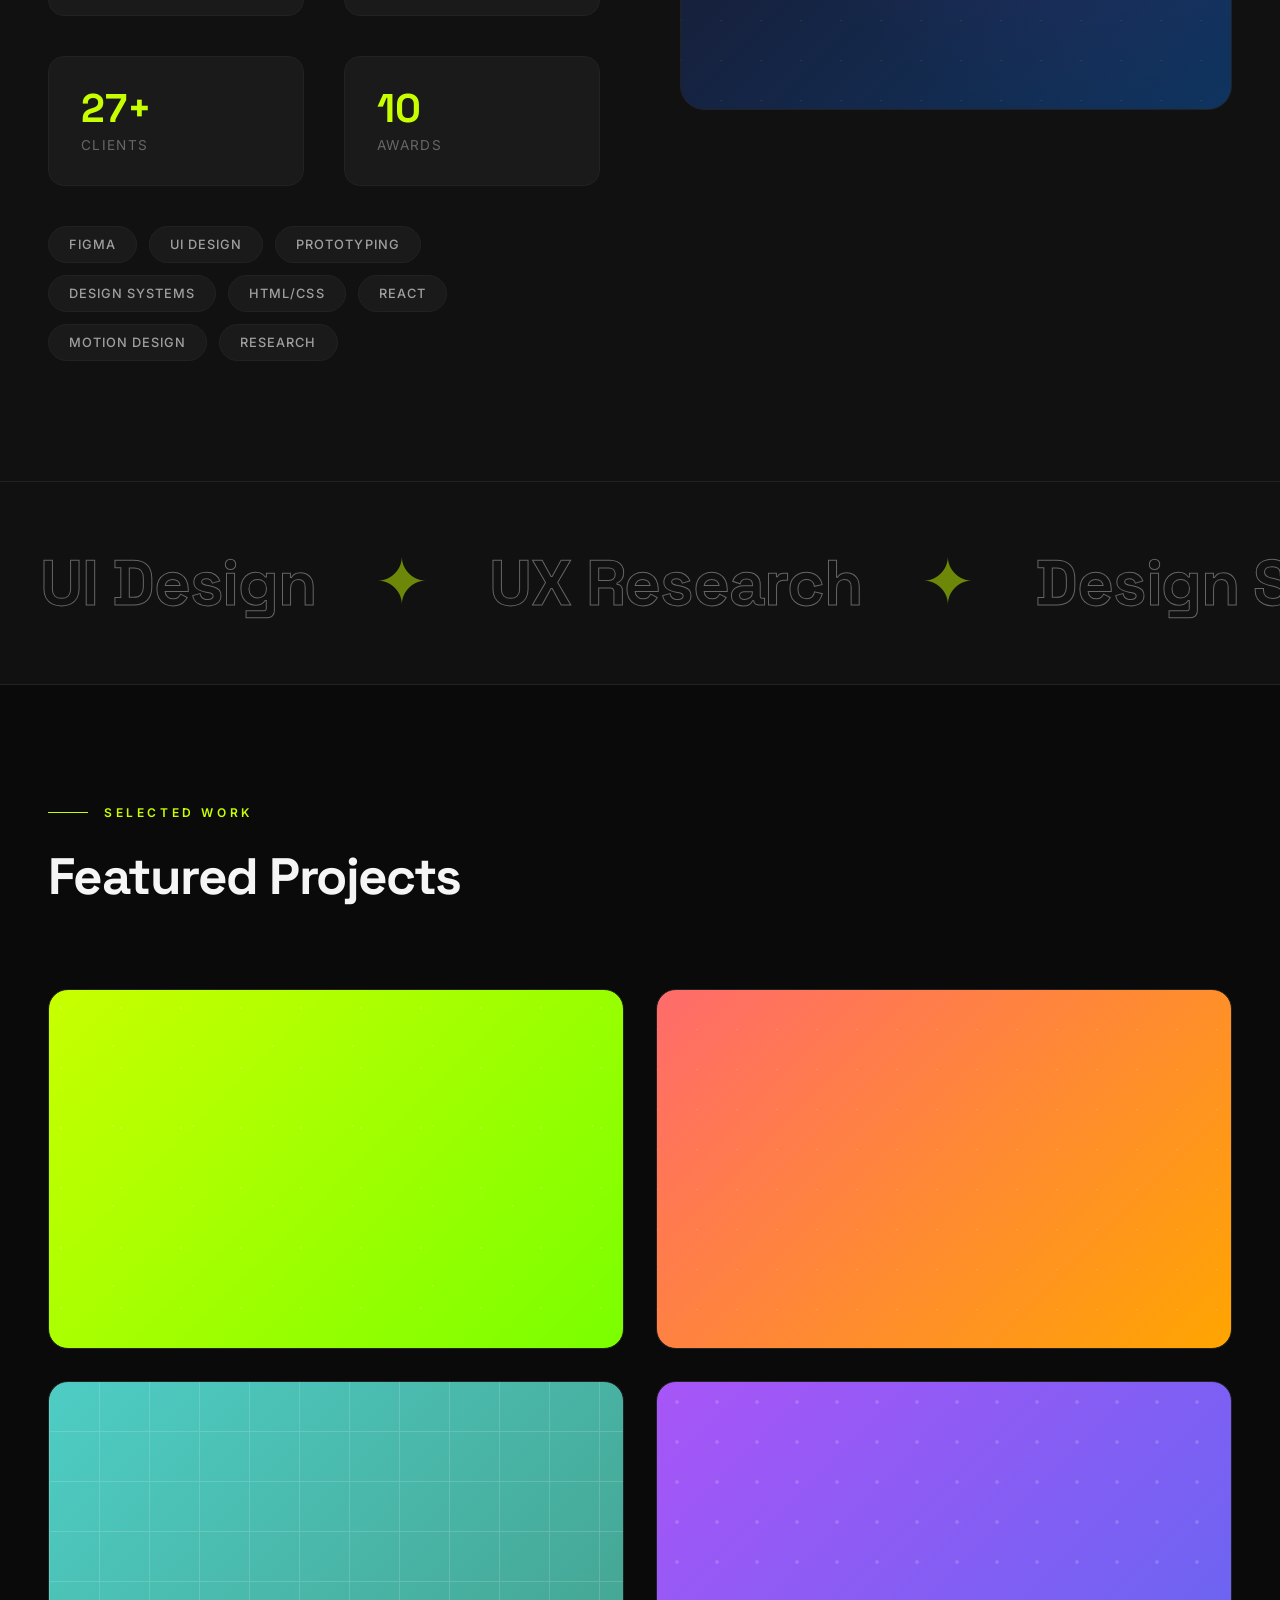
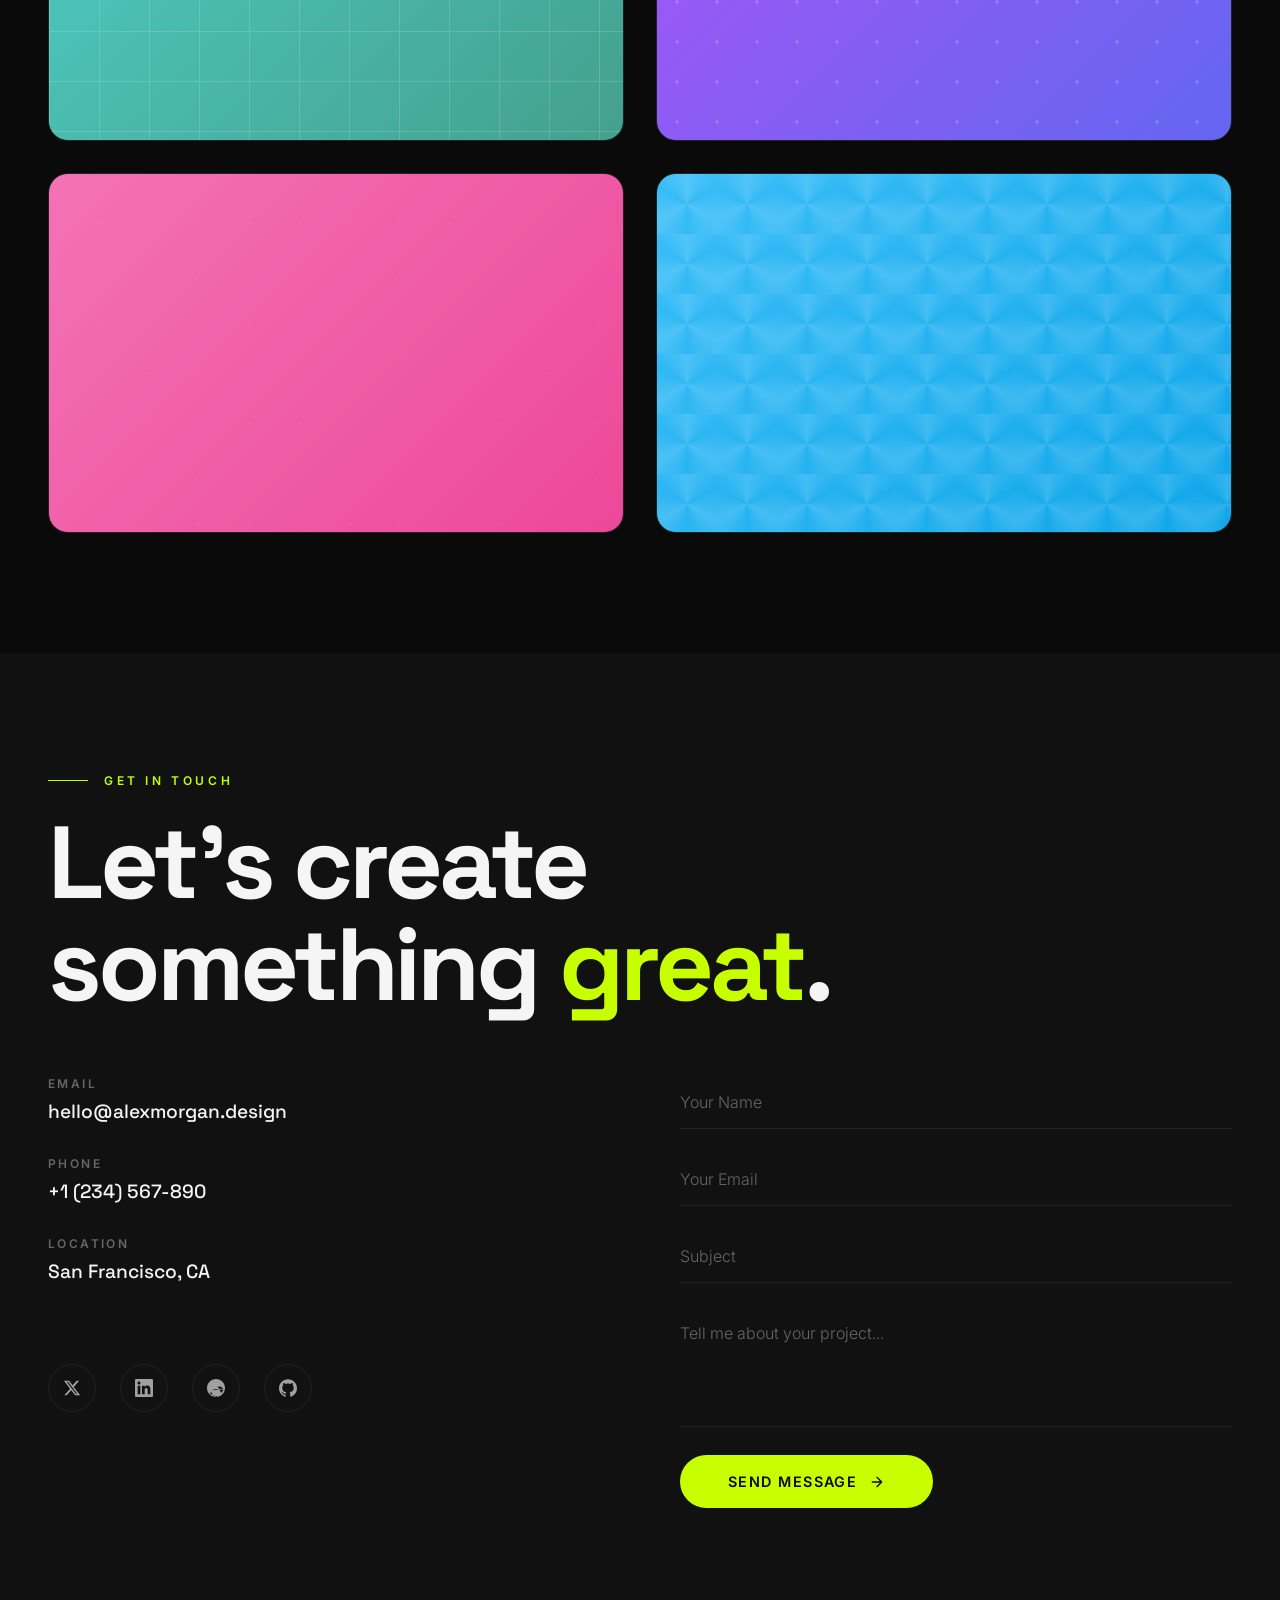
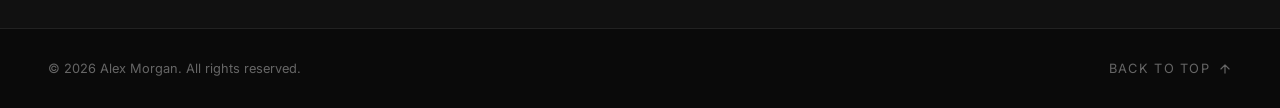
<file: qwen3.6-ollama-free-coding-agent/demo-outputs/portfolio-qwen.html>
<!DOCTYPE html>
<html lang="en">
<head>
  <meta charset="UTF-8">
  <meta name="viewport" content="width=device-width, initial-scale=1.0">
  <title>Alex Morgan — UI Designer</title>
  <link rel="preconnect" href="https://fonts.googleapis.com">
  <link rel="preconnect" href="https://fonts.gstatic.com" crossorigin>
  <link href="https://fonts.googleapis.com/css2?family=Inter:wght@300;400;500;600;700;800;900&family=Space+Grotesk:wght@400;500;600;700&display=swap" rel="stylesheet">
  <style>
    *, *::before, *::after {
      margin: 0;
      padding: 0;
      box-sizing: border-box;
    }

    :root {
      --bg-primary: #0a0a0a;
      --bg-secondary: #111111;
      --bg-tertiary: #1a1a1a;
      --bg-card: #141414;
      --text-primary: #f5f5f5;
      --text-secondary: #a0a0a0;
      --text-muted: #666666;
      --accent: #c8ff00;
      --accent-dim: #a8d900;
      --border: #222222;
      --border-hover: #333333;
      --gradient-1: linear-gradient(135deg, #c8ff00, #7aff00);
      --gradient-2: linear-gradient(135deg, #ff6b6b, #ffa500);
      --gradient-3: linear-gradient(135deg, #4ecdc4, #44a08d);
      --gradient-4: linear-gradient(135deg, #a855f7, #6366f1);
      --gradient-5: linear-gradient(135deg, #f472b6, #ec4899);
      --gradient-6: linear-gradient(135deg, #38bdf8, #0ea5e9);
      --font-primary: 'Space Grotesk', sans-serif;
      --font-secondary: 'Inter', sans-serif;
    }

    html {
      scroll-behavior: smooth;
      scrollbar-width: thin;
      scrollbar-color: var(--accent) var(--bg-primary);
    }

    html::-webkit-scrollbar {
      width: 6px;
    }

    html::-webkit-scrollbar-track {
      background: var(--bg-primary);
    }

    html::-webkit-scrollbar-thumb {
      background: var(--accent);
      border-radius: 3px;
    }

    body {
      font-family: var(--font-secondary);
      background: var(--bg-primary);
      color: var(--text-primary);
      overflow-x: hidden;
      cursor: default;
      -webkit-font-smoothing: antialiased;
      -moz-osx-font-smoothing: grayscale;
    }

    /* Custom Cursor */
    .cursor {
      width: 20px;
      height: 20px;
      border: 2px solid var(--accent);
      border-radius: 50%;
      position: fixed;
      pointer-events: none;
      z-index: 10000;
      transition: transform 0.15s ease, opacity 0.15s ease;
      transform: translate(-50%, -50%);
      mix-blend-mode: difference;
    }

    .cursor.hover {
      transform: translate(-50%, -50%) scale(2.5);
      background: var(--accent);
      opacity: 0.3;
    }

    .cursor-dot {
      width: 5px;
      height: 5px;
      background: var(--accent);
      border-radius: 50%;
      position: fixed;
      pointer-events: none;
      z-index: 10001;
      transform: translate(-50%, -50%);
    }

    /* Noise overlay */
    .noise {
      position: fixed;
      top: 0;
      left: 0;
      width: 100%;
      height: 100%;
      pointer-events: none;
      z-index: 9999;
      opacity: 0.03;
      background-image: url("data:image/svg+xml,%3Csvg viewBox='0 0 256 256' xmlns='http://www.w3.org/2000/svg'%3E%3Cfilter id='noise'%3E%3CfeTurbulence type='fractalNoise' baseFrequency='0.9' numOctaves='4' stitchTiles='stitch'/%3E%3C/filter%3E%3Crect width='100%25' height='100%25' filter='url(%23noise)'/%3E%3C/svg%3E");
    }

    /* Navigation */
    nav {
      position: fixed;
      top: 0;
      left: 0;
      width: 100%;
      padding: 24px 48px;
      display: flex;
      justify-content: space-between;
      align-items: center;
      z-index: 1000;
      mix-blend-mode: difference;
    }

    .nav-logo {
      font-family: var(--font-primary);
      font-size: 1.25rem;
      font-weight: 700;
      color: var(--text-primary);
      text-decoration: none;
      letter-spacing: -0.02em;
    }

    .nav-links {
      display: flex;
      gap: 40px;
      list-style: none;
    }

    .nav-links a {
      font-family: var(--font-secondary);
      font-size: 0.85rem;
      font-weight: 500;
      color: var(--text-secondary);
      text-decoration: none;
      text-transform: uppercase;
      letter-spacing: 0.1em;
      position: relative;
      transition: color 0.3s ease;
    }

    .nav-links a::after {
      content: '';
      position: absolute;
      bottom: -4px;
      left: 0;
      width: 0;
      height: 1px;
      background: var(--accent);
      transition: width 0.3s ease;
    }

    .nav-links a:hover {
      color: var(--text-primary);
    }

    .nav-links a:hover::after {
      width: 100%;
    }

    /* Sections */
    section {
      min-height: 100vh;
      padding: 120px 48px;
      position: relative;
    }

    .container {
      max-width: 1400px;
      margin: 0 auto;
      width: 100%;
    }

    /* Hero Section */
    .hero {
      display: flex;
      align-items: center;
      justify-content: center;
      min-height: 100vh;
      position: relative;
      overflow: hidden;
    }

    .hero-content {
      text-align: center;
      position: relative;
      z-index: 2;
    }

    .hero-tag {
      font-family: var(--font-secondary);
      font-size: 0.85rem;
      font-weight: 500;
      color: var(--accent);
      text-transform: uppercase;
      letter-spacing: 0.3em;
      margin-bottom: 32px;
      opacity: 0;
      transform: translateY(20px);
      animation: fadeUp 0.8s ease 0.3s forwards;
    }

    .hero-title {
      font-family: var(--font-primary);
      font-size: clamp(3rem, 10vw, 9rem);
      font-weight: 700;
      line-height: 0.95;
      letter-spacing: -0.04em;
      margin-bottom: 32px;
      opacity: 0;
      transform: translateY(40px);
      animation: fadeUp 1s ease 0.5s forwards;
    }

    .hero-title .line {
      display: block;
      overflow: hidden;
    }

    .hero-title .accent {
      color: var(--accent);
      position: relative;
    }

    .hero-title .accent::after {
      content: '';
      position: absolute;
      bottom: 0.05em;
      left: 0;
      width: 100%;
      height: 0.06em;
      background: var(--accent);
      opacity: 0.3;
    }

    .hero-subtitle {
      font-family: var(--font-secondary);
      font-size: clamp(1rem, 2vw, 1.3rem);
      font-weight: 300;
      color: var(--text-secondary);
      max-width: 600px;
      margin: 0 auto 48px;
      line-height: 1.7;
      opacity: 0;
      transform: translateY(30px);
      animation: fadeUp 1s ease 0.7s forwards;
    }

    .hero-cta {
      display: inline-flex;
      align-items: center;
      gap: 12px;
      font-family: var(--font-secondary);
      font-size: 0.9rem;
      font-weight: 600;
      color: var(--bg-primary);
      background: var(--accent);
      padding: 18px 40px;
      border-radius: 60px;
      text-decoration: none;
      text-transform: uppercase;
      letter-spacing: 0.1em;
      transition: all 0.4s cubic-bezier(0.16, 1, 0.3, 1);
      opacity: 0;
      transform: translateY(30px);
      animation: fadeUp 1s ease 0.9s forwards;
      position: relative;
      overflow: hidden;
    }

    .hero-cta::before {
      content: '';
      position: absolute;
      top: 0;
      left: -100%;
      width: 100%;
      height: 100%;
      background: linear-gradient(90deg, transparent, rgba(255,255,255,0.2), transparent);
      transition: left 0.5s ease;
    }

    .hero-cta:hover::before {
      left: 100%;
    }

    .hero-cta:hover {
      transform: translateY(-2px);
      box-shadow: 0 10px 40px rgba(200, 255, 0, 0.3);
    }

    .hero-cta svg {
      width: 16px;
      height: 16px;
      transition: transform 0.3s ease;
    }

    .hero-cta:hover svg {
      transform: translateX(4px);
    }

    /* Floating shapes */
    .hero-shapes {
      position: absolute;
      top: 0;
      left: 0;
      width: 100%;
      height: 100%;
      overflow: hidden;
      z-index: 1;
    }

    .shape {
      position: absolute;
      border-radius: 50%;
      filter: blur(80px);
      opacity: 0.15;
    }

    .shape-1 {
      width: 600px;
      height: 600px;
      background: var(--accent);
      top: -200px;
      right: -100px;
      animation: float1 20s ease-in-out infinite;
    }

    .shape-2 {
      width: 400px;
      height: 400px;
      background: #a855f7;
      bottom: -100px;
      left: -100px;
      animation: float2 25s ease-in-out infinite;
    }

    .shape-3 {
      width: 300px;
      height: 300px;
      background: #ff6b6b;
      top: 50%;
      left: 50%;
      animation: float3 18s ease-in-out infinite;
    }

    /* Scroll indicator */
    .scroll-indicator {
      position: absolute;
      bottom: 40px;
      left: 50%;
      transform: translateX(-50%);
      display: flex;
      flex-direction: column;
      align-items: center;
      gap: 8px;
      opacity: 0;
      animation: fadeUp 1s ease 1.2s forwards;
    }

    .scroll-indicator span {
      font-size: 0.7rem;
      text-transform: uppercase;
      letter-spacing: 0.2em;
      color: var(--text-muted);
    }

    .scroll-line {
      width: 1px;
      height: 60px;
      background: var(--border);
      position: relative;
      overflow: hidden;
    }

    .scroll-line::after {
      content: '';
      position: absolute;
      top: -100%;
      left: 0;
      width: 100%;
      height: 100%;
      background: var(--accent);
      animation: scrollDown 2s ease-in-out infinite;
    }

    /* About Section */
    .about {
      background: var(--bg-secondary);
    }

    .section-label {
      font-family: var(--font-secondary);
      font-size: 0.75rem;
      font-weight: 600;
      color: var(--accent);
      text-transform: uppercase;
      letter-spacing: 0.3em;
      margin-bottom: 24px;
      display: flex;
      align-items: center;
      gap: 16px;
    }

    .section-label::before {
      content: '';
      width: 40px;
      height: 1px;
      background: var(--accent);
    }

    .about-grid {
      display: grid;
      grid-template-columns: 1fr 1fr;
      gap: 80px;
      align-items: start;
    }

    .about-title {
      font-family: var(--font-primary);
      font-size: clamp(2rem, 4vw, 3.5rem);
      font-weight: 700;
      line-height: 1.1;
      letter-spacing: -0.03em;
    }

    .about-text {
      font-size: 1.05rem;
      line-height: 1.8;
      color: var(--text-secondary);
      font-weight: 300;
    }

    .about-text p + p {
      margin-top: 24px;
    }

    .about-stats {
      display: grid;
      grid-template-columns: 1fr 1fr;
      gap: 40px;
      margin-top: 48px;
    }

    .stat {
      padding: 32px;
      background: var(--bg-tertiary);
      border-radius: 16px;
      border: 1px solid var(--border);
      transition: all 0.4s ease;
    }

    .stat:hover {
      border-color: var(--accent);
      transform: translateY(-4px);
    }

    .stat-number {
      font-family: var(--font-primary);
      font-size: 2.5rem;
      font-weight: 700;
      color: var(--accent);
      line-height: 1;
      margin-bottom: 8px;
    }

    .stat-label {
      font-size: 0.85rem;
      color: var(--text-muted);
      text-transform: uppercase;
      letter-spacing: 0.1em;
    }

    .about-image-block {
      width: 100%;
      aspect-ratio: 4/5;
      border-radius: 24px;
      background: linear-gradient(135deg, #1a1a2e, #16213e, #0f3460);
      position: relative;
      overflow: hidden;
      border: 1px solid var(--border);
    }

    .about-image-block::before {
      content: '';
      position: absolute;
      top: 0;
      left: 0;
      width: 100%;
      height: 100%;
      background: 
        radial-gradient(circle at 30% 40%, rgba(200, 255, 0, 0.1) 0%, transparent 50%),
        radial-gradient(circle at 70% 60%, rgba(168, 85, 247, 0.1) 0%, transparent 50%);
    }

    .about-image-block .pattern {
      position: absolute;
      top: 0;
      left: 0;
      width: 100%;
      height: 100%;
      opacity: 0.1;
      background-image: 
        linear-gradient(45deg, var(--accent) 1px, transparent 1px),
        linear-gradient(-45deg, var(--accent) 1px, transparent 1px);
      background-size: 40px 40px;
    }

    .about-image-block .initials {
      position: absolute;
      top: 50%;
      left: 50%;
      transform: translate(-50%, -50%);
      font-family: var(--font-primary);
      font-size: 8rem;
      font-weight: 700;
      color: rgba(255, 255, 255, 0.05);
      letter-spacing: -0.05em;
    }

    /* Skills */
    .skills-row {
      display: flex;
      flex-wrap: wrap;
      gap: 12px;
      margin-top: 40px;
    }

    .skill-tag {
      padding: 10px 20px;
      background: var(--bg-tertiary);
      border: 1px solid var(--border);
      border-radius: 100px;
      font-size: 0.8rem;
      font-weight: 500;
      color: var(--text-secondary);
      text-transform: uppercase;
      letter-spacing: 0.08em;
      transition: all 0.3s ease;
    }

    .skill-tag:hover {
      border-color: var(--accent);
      color: var(--accent);
      background: rgba(200, 255, 0, 0.05);
    }

    /* Projects Section */
    .projects {
      background: var(--bg-primary);
    }

    .projects-header {
      display: flex;
      justify-content: space-between;
      align-items: flex-end;
      margin-bottom: 80px;
    }

    .projects-title {
      font-family: var(--font-primary);
      font-size: clamp(2rem, 4vw, 3.5rem);
      font-weight: 700;
      letter-spacing: -0.03em;
    }

    .projects-grid {
      display: grid;
      grid-template-columns: repeat(2, 1fr);
      gap: 32px;
    }

    .project-card {
      position: relative;
      border-radius: 20px;
      overflow: hidden;
      aspect-ratio: 16/10;
      cursor: pointer;
      group: true;
      border: 1px solid var(--border);
      transition: all 0.5s cubic-bezier(0.16, 1, 0.3, 1);
    }

    .project-card:hover {
      border-color: var(--border-hover);
      transform: translateY(-8px);
      box-shadow: 0 30px 60px rgba(0, 0, 0, 0.4);
    }

    .project-card:nth-child(1) { background: var(--gradient-1); }
    .project-card:nth-child(2) { background: var(--gradient-2); }
    .project-card:nth-child(3) { background: var(--gradient-3); }
    .project-card:nth-child(4) { background: var(--gradient-4); }
    .project-card:nth-child(5) { background: var(--gradient-5); }
    .project-card:nth-child(6) { background: var(--gradient-6); }

    .project-card .card-pattern {
      position: absolute;
      top: 0;
      left: 0;
      width: 100%;
      height: 100%;
      opacity: 0.15;
      transition: opacity 0.4s ease;
    }

    .project-card:nth-child(1) .card-pattern {
      background-image: 
        radial-gradient(circle at 20% 30%, white 1px, transparent 1px),
        radial-gradient(circle at 80% 70%, white 1px, transparent 1px);
      background-size: 60px 60px, 80px 80px;
    }

    .project-card:nth-child(2) .card-pattern {
      background-image: 
        linear-gradient(45deg, white 1px, transparent 1px),
        linear-gradient(-45deg, white 1px, transparent 1px);
      background-size: 40px 40px;
    }

    .project-card:nth-child(3) .card-pattern {
      background-image: 
        linear-gradient(0deg, white 1px, transparent 1px),
        linear-gradient(90deg, white 1px, transparent 1px);
      background-size: 50px 50px;
    }

    .project-card:nth-child(4) .card-pattern {
      background-image: 
        radial-gradient(circle, white 2px, transparent 2px);
      background-size: 40px 40px;
    }

    .project-card:nth-child(5) .card-pattern {
      background-image: 
        linear-gradient(60deg, white 1px, transparent 1px);
      background-size: 50px 50px;
    }

    .project-card:nth-child(6) .card-pattern {
      background-image: 
        conic-gradient(from 0deg at 50% 50%, white 0deg, transparent 60deg, white 120deg, transparent 180deg, white 240deg, transparent 300deg, white 360deg);
      background-size: 60px 60px;
    }

    .project-card:hover .card-pattern {
      opacity: 0.25;
    }

    .project-content {
      position: absolute;
      bottom: 0;
      left: 0;
      width: 100%;
      padding: 40px;
      background: linear-gradient(transparent, rgba(0, 0, 0, 0.7));
      transform: translateY(20px);
      opacity: 0;
      transition: all 0.4s cubic-bezier(0.16, 1, 0.3, 1);
    }

    .project-card:hover .project-content {
      transform: translateY(0);
      opacity: 1;
    }

    .project-category {
      font-size: 0.7rem;
      font-weight: 600;
      color: rgba(255, 255, 255, 0.7);
      text-transform: uppercase;
      letter-spacing: 0.2em;
      margin-bottom: 8px;
    }

    .project-name {
      font-family: var(--font-primary);
      font-size: 1.5rem;
      font-weight: 700;
      color: white;
      letter-spacing: -0.02em;
    }

    .project-arrow {
      position: absolute;
      top: 32px;
      right: 32px;
      width: 48px;
      height: 48px;
      border-radius: 50%;
      background: rgba(255, 255, 255, 0.15);
      backdrop-filter: blur(10px);
      display: flex;
      align-items: center;
      justify-content: center;
      transform: translate(10px, -10px);
      opacity: 0;
      transition: all 0.4s cubic-bezier(0.16, 1, 0.3, 1);
    }

    .project-card:hover .project-arrow {
      transform: translate(0, 0);
      opacity: 1;
    }

    .project-arrow svg {
      width: 18px;
      height: 18px;
      color: white;
    }

    /* Marquee */
    .marquee-section {
      padding: 60px 0;
      overflow: hidden;
      border-top: 1px solid var(--border);
      border-bottom: 1px solid var(--border);
      background: var(--bg-secondary);
    }

    .marquee {
      display: flex;
      animation: marquee 30s linear infinite;
      width: max-content;
    }

    .marquee-item {
      font-family: var(--font-primary);
      font-size: clamp(2rem, 5vw, 4rem);
      font-weight: 700;
      white-space: nowrap;
      padding: 0 40px;
      color: transparent;
      -webkit-text-stroke: 1px var(--text-muted);
      transition: all 0.3s ease;
      letter-spacing: -0.02em;
    }

    .marquee-item:hover {
      color: var(--accent);
      -webkit-text-stroke: 1px var(--accent);
    }

    .marquee-separator {
      font-size: clamp(2rem, 5vw, 4rem);
      color: var(--accent);
      padding: 0 20px;
      opacity: 0.5;
    }

    /* Contact Section */
    .contact {
      background: var(--bg-secondary);
      display: flex;
      align-items: center;
    }

    .contact-content {
      width: 100%;
    }

    .contact-title {
      font-family: var(--font-primary);
      font-size: clamp(3rem, 8vw, 7rem);
      font-weight: 700;
      line-height: 1;
      letter-spacing: -0.04em;
      margin-bottom: 48px;
    }

    .contact-title .accent {
      color: var(--accent);
    }

    .contact-grid {
      display: grid;
      grid-template-columns: 1fr 1fr;
      gap: 80px;
      margin-top: 60px;
    }

    .contact-info {
      display: flex;
      flex-direction: column;
      gap: 32px;
    }

    .contact-item-label {
      font-size: 0.75rem;
      font-weight: 600;
      color: var(--text-muted);
      text-transform: uppercase;
      letter-spacing: 0.2em;
      margin-bottom: 8px;
    }

    .contact-item-value {
      font-family: var(--font-primary);
      font-size: 1.2rem;
      font-weight: 500;
      color: var(--text-primary);
    }

    .contact-item-value a {
      color: var(--text-primary);
      text-decoration: none;
      position: relative;
      display: inline-block;
      transition: color 0.3s ease;
    }

    .contact-item-value a::after {
      content: '';
      position: absolute;
      bottom: -2px;
      left: 0;
      width: 0;
      height: 1px;
      background: var(--accent);
      transition: width 0.3s ease;
    }

    .contact-item-value a:hover {
      color: var(--accent);
    }

    .contact-item-value a:hover::after {
      width: 100%;
    }

    .contact-form {
      display: flex;
      flex-direction: column;
      gap: 24px;
    }

    .form-group {
      position: relative;
    }

    .form-group input,
    .form-group textarea {
      width: 100%;
      padding: 16px 0;
      background: transparent;
      border: none;
      border-bottom: 1px solid var(--border);
      font-family: var(--font-secondary);
      font-size: 1rem;
      font-weight: 300;
      color: var(--text-primary);
      outline: none;
      transition: border-color 0.3s ease;
    }

    .form-group input:focus,
    .form-group textarea:focus {
      border-color: var(--accent);
    }

    .form-group textarea {
      resize: none;
      min-height: 120px;
    }

    .form-group input::placeholder,
    .form-group textarea::placeholder {
      color: var(--text-muted);
    }

    .form-group .focus-line {
      position: absolute;
      bottom: 0;
      left: 0;
      width: 0;
      height: 1px;
      background: var(--accent);
      transition: width 0.4s ease;
    }

    .form-group input:focus ~ .focus-line,
    .form-group textarea:focus ~ .focus-line {
      width: 100%;
    }

    .submit-btn {
      display: inline-flex;
      align-items: center;
      gap: 12px;
      font-family: var(--font-secondary);
      font-size: 0.9rem;
      font-weight: 600;
      color: var(--bg-primary);
      background: var(--accent);
      padding: 18px 48px;
      border-radius: 60px;
      border: none;
      cursor: pointer;
      text-transform: uppercase;
      letter-spacing: 0.1em;
      transition: all 0.4s cubic-bezier(0.16, 1, 0.3, 1);
      align-self: flex-start;
      position: relative;
      overflow: hidden;
    }

    .submit-btn::before {
      content: '';
      position: absolute;
      top: 0;
      left: -100%;
      width: 100%;
      height: 100%;
      background: linear-gradient(90deg, transparent, rgba(255,255,255,0.2), transparent);
      transition: left 0.5s ease;
    }

    .submit-btn:hover::before {
      left: 100%;
    }

    .submit-btn:hover {
      transform: translateY(-2px);
      box-shadow: 0 10px 40px rgba(200, 255, 0, 0.3);
    }

    .submit-btn svg {
      width: 16px;
      height: 16px;
      transition: transform 0.3s ease;
    }

    .submit-btn:hover svg {
      transform: translateX(4px);
    }

    /* Social links */
    .social-links {
      display: flex;
      gap: 24px;
      margin-top: 48px;
    }

    .social-link {
      width: 48px;
      height: 48px;
      border-radius: 50%;
      border: 1px solid var(--border);
      display: flex;
      align-items: center;
      justify-content: center;
      color: var(--text-secondary);
      text-decoration: none;
      transition: all 0.3s ease;
    }

    .social-link:hover {
      border-color: var(--accent);
      color: var(--accent);
      transform: translateY(-4px);
    }

    .social-link svg {
      width: 18px;
      height: 18px;
    }

    /* Footer */
    footer {
      padding: 32px 48px;
      border-top: 1px solid var(--border);
      display: flex;
      justify-content: space-between;
      align-items: center;
      background: var(--bg-primary);
    }

    .footer-text {
      font-size: 0.8rem;
      color: var(--text-muted);
    }

    .footer-back-top {
      font-size: 0.8rem;
      color: var(--text-muted);
      text-decoration: none;
      text-transform: uppercase;
      letter-spacing: 0.1em;
      display: flex;
      align-items: center;
      gap: 8px;
      transition: color 0.3s ease;
    }

    .footer-back-top:hover {
      color: var(--accent);
    }

    .footer-back-top svg {
      width: 14px;
      height: 14px;
      transition: transform 0.3s ease;
    }

    .footer-back-top:hover svg {
      transform: translateY(-3px);
    }

    /* Animations */
    @keyframes fadeUp {
      to {
        opacity: 1;
        transform: translateY(0);
      }
    }

    @keyframes float1 {
      0%, 100% { transform: translate(0, 0) scale(1); }
      33% { transform: translate(30px, -50px) scale(1.1); }
      66% { transform: translate(-20px, 20px) scale(0.9); }
    }

    @keyframes float2 {
      0%, 100% { transform: translate(0, 0) scale(1); }
      33% { transform: translate(-40px, 30px) scale(1.05); }
      66% { transform: translate(20px, -40px) scale(0.95); }
    }

    @keyframes float3 {
      0%, 100% { transform: translate(-50%, -50%) scale(1); }
      33% { transform: translate(-40%, -60%) scale(1.1); }
      66% { transform: translate(-60%, -40%) scale(0.9); }
    }

    @keyframes scrollDown {
      0% { top: -100%; }
      100% { top: 100%; }
    }

    @keyframes marquee {
      0% { transform: translateX(0); }
      100% { transform: translateX(-50%); }
    }

    /* Reveal animations */
    .reveal {
      opacity: 0;
      transform: translateY(60px);
      transition: all 0.8s cubic-bezier(0.16, 1, 0.3, 1);
    }

    .reveal.active {
      opacity: 1;
      transform: translateY(0);
    }

    .reveal-delay-1 { transition-delay: 0.1s; }
    .reveal-delay-2 { transition-delay: 0.2s; }
    .reveal-delay-3 { transition-delay: 0.3s; }
    .reveal-delay-4 { transition-delay: 0.4s; }

    /* Responsive */
    @media (max-width: 1024px) {
      section {
        padding: 100px 32px;
      }

      .about-grid {
        grid-template-columns: 1fr;
        gap: 48px;
      }

      .about-image-block {
        aspect-ratio: 16/9;
      }

      .projects-grid {
        grid-template-columns: 1fr;
      }

      .contact-grid {
        grid-template-columns: 1fr;
        gap: 48px;
      }
    }

    @media (max-width: 768px) {
      nav {
        padding: 20px 24px;
      }

      .nav-links {
        display: none;
      }

      section {
        padding: 80px 24px;
      }

      .hero {
        padding: 0 24px;
      }

      .about-stats {
        grid-template-columns: 1fr 1fr;
        gap: 16px;
      }

      .stat {
        padding: 24px;
      }

      .stat-number {
        font-size: 2rem;
      }

      .project-content {
        opacity: 1;
        transform: translateY(0);
        padding: 24px;
      }

      .project-arrow {
        opacity: 1;
        transform: translate(0, 0);
      }

      .projects-header {
        flex-direction: column;
        align-items: flex-start;
        gap: 24px;
      }

      footer {
        padding: 24px;
        flex-direction: column;
        gap: 16px;
      }

      .cursor, .cursor-dot {
        display: none;
      }
    }
  </style>
</head>
<body>
  <!-- Noise overlay -->
  <div class="noise"></div>

  <!-- Custom cursor -->
  <div class="cursor"></div>
  <div class="cursor-dot"></div>

  <!-- Navigation -->
  <nav>
    <a href="#hero" class="nav-logo">AM.</a>
    <ul class="nav-links">
      <li><a href="#about">About</a></li>
      <li><a href="#projects">Work</a></li>
      <li><a href="#contact">Contact</a></li>
    </ul>
  </nav>

  <!-- Hero Section -->
  <section class="hero" id="hero">
    <div class="hero-shapes">
      <div class="shape shape-1"></div>
      <div class="shape shape-2"></div>
      <div class="shape shape-3"></div>
    </div>
    <div class="hero-content">
      <p class="hero-tag">UI / UX Designer & Creative Developer</p>
      <h1 class="hero-title">
        <span class="line">Crafting</span>
        <span class="line"><span class="accent">Digital</span></span>
        <span class="line">Experiences</span>
      </h1>
      <p class="hero-subtitle">
        I design and build beautiful digital products that live at the intersection of aesthetics and functionality.
      </p>
      <a href="#projects" class="hero-cta">
        View My Work
        <svg viewBox="0 0 24 24" fill="none" stroke="currentColor" stroke-width="2" stroke-linecap="round" stroke-linejoin="round">
          <path d="M5 12h14M12 5l7 7-7 7"/>
        </svg>
      </a>
    </div>
    <div class="scroll-indicator">
      <span>Scroll</span>
      <div class="scroll-line"></div>
    </div>
  </section>

  <!-- About Section -->
  <section class="about" id="about">
    <div class="container">
      <div class="about-grid">
        <div>
          <div class="section-label reveal">About</div>
          <h2 class="about-title reveal reveal-delay-1">
            Designing interfaces that people <span style="color: var(--accent);">love</span> to use.
          </h2>
          <div class="about-text reveal reveal-delay-2">
            <p>
              With over 8 years of experience in UI/UX design, I specialize in creating digital experiences that are not only visually stunning but also deeply intuitive. My approach blends design thinking with technical expertise.
            </p>
            <p>
              I've had the privilege of working with startups and Fortune 500 companies, helping them transform complex problems into elegant, user-centered solutions. Every pixel matters, every interaction should feel natural.
            </p>
          </div>
          <div class="about-stats reveal reveal-delay-3">
            <div class="stat">
              <div class="stat-number">8+</div>
              <div class="stat-label">Years Exp.</div>
            </div>
            <div class="stat">
              <div class="stat-number">120+</div>
              <div class="stat-label">Projects</div>
            </div>
            <div class="stat">
              <div class="stat-number">40+</div>
              <div class="stat-label">Clients</div>
            </div>
            <div class="stat">
              <div class="stat-number">15</div>
              <div class="stat-label">Awards</div>
            </div>
          </div>
          <div class="skills-row reveal reveal-delay-4">
            <span class="skill-tag">Figma</span>
            <span class="skill-tag">UI Design</span>
            <span class="skill-tag">Prototyping</span>
            <span class="skill-tag">Design Systems</span>
            <span class="skill-tag">HTML/CSS</span>
            <span class="skill-tag">React</span>
            <span class="skill-tag">Motion Design</span>
            <span class="skill-tag">Research</span>
          </div>
        </div>
        <div class="about-image-block reveal reveal-delay-2">
          <div class="pattern"></div>
          <div class="initials">AM</div>
        </div>
      </div>
    </div>
  </section>

  <!-- Marquee -->
  <div class="marquee-section">
    <div class="marquee">
      <span class="marquee-item">UI Design</span>
      <span class="marquee-separator">✦</span>
      <span class="marquee-item">UX Research</span>
      <span class="marquee-separator">✦</span>
      <span class="marquee-item">Design Systems</span>
      <span class="marquee-separator">✦</span>
      <span class="marquee-item">Prototyping</span>
      <span class="marquee-separator">✦</span>
      <span class="marquee-item">Branding</span>
      <span class="marquee-separator">✦</span>
      <span class="marquee-item">Web Development</span>
      <span class="marquee-separator">✦</span>
      <span class="marquee-item">UI Design</span>
      <span class="marquee-separator">✦</span>
      <span class="marquee-item">UX Research</span>
      <span class="marquee-separator">✦</span>
      <span class="marquee-item">Design Systems</span>
      <span class="marquee-separator">✦</span>
      <span class="marquee-item">Prototyping</span>
      <span class="marquee-separator">✦</span>
      <span class="marquee-item">Branding</span>
      <span class="marquee-separator">✦</span>
      <span class="marquee-item">Web Development</span>
      <span class="marquee-separator">✦</span>
    </div>
  </div>

  <!-- Projects Section -->
  <section class="projects" id="projects">
    <div class="container">
      <div class="projects-header">
        <div>
          <div class="section-label reveal">Selected Work</div>
          <h2 class="projects-title reveal reveal-delay-1">Featured Projects</h2>
        </div>
      </div>
      <div class="projects-grid">
        <div class="project-card reveal">
          <div class="card-pattern"></div>
          <div class="project-content">
            <div class="project-category">Brand Identity</div>
            <div class="project-name">Nova Finance App</div>
          </div>
          <div class="project-arrow">
            <svg viewBox="0 0 24 24" fill="none" stroke="currentColor" stroke-width="2" stroke-linecap="round" stroke-linejoin="round">
              <path d="M7 17L17 7M17 7H7M17 7v10"/>
            </svg>
          </div>
        </div>
        <div class="project-card reveal reveal-delay-1">
          <div class="card-pattern"></div>
          <div class="project-content">
            <div class="project-category">Web Design</div>
            <div class="project-name">Artisan E-Commerce</div>
          </div>
          <div class="project-arrow">
            <svg viewBox="0 0 24 24" fill="none" stroke="currentColor" stroke-width="2" stroke-linecap="round" stroke-linejoin="round">
              <path d="M7 17L17 7M17 7H7M17 7v10"/>
            </svg>
          </div>
        </div>
        <div class="project-card reveal reveal-delay-2">
          <div class="card-pattern"></div>
          <div class="project-content">
            <div class="project-category">Design System</div>
            <div class="project-name">Pulse Dashboard</div>
          </div>
          <div class="project-arrow">
            <svg viewBox="0 0 24 24" fill="none" stroke="currentColor" stroke-width="2" stroke-linecap="round" stroke-linejoin="round">
              <path d="M7 17L17 7M17 7H7M17 7v10"/>
            </svg>
          </div>
        </div>
        <div class="project-card reveal reveal-delay-3">
          <div class="card-pattern"></div>
          <div class="project-content">
            <div class="project-category">Mobile App</div>
            <div class="project-name">Zenith Health</div>
          </div>
          <div class="project-arrow">
            <svg viewBox="0 0 24 24" fill="none" stroke="currentColor" stroke-width="2" stroke-linecap="round" stroke-linejoin="round">
              <path d="M7 17L17 7M17 7H7M17 7v10"/>
            </svg>
          </div>
        </div>
        <div class="project-card reveal">
          <div class="card-pattern"></div>
          <div class="project-content">
            <div class="project-category">SaaS Platform</div>
            <div class="project-name">CloudSync Pro</div>
          </div>
          <div class="project-arrow">
            <svg viewBox="0 0 24 24" fill="none" stroke="currentColor" stroke-width="2" stroke-linecap="round" stroke-linejoin="round">
              <path d="M7 17L17 7M17 7H7M17 7v10"/>
            </svg>
          </div>
        </div>
        <div class="project-card reveal reveal-delay-1">
          <div class="card-pattern"></div>
          <div class="project-content">
            <div class="project-category">Creative Direction</div>
            <div class="project-name">Horizon Agency</div>
          </div>
          <div class="project-arrow">
            <svg viewBox="0 0 24 24" fill="none" stroke="currentColor" stroke-width="2" stroke-linecap="round" stroke-linejoin="round">
              <path d="M7 17L17 7M17 7H7M17 7v10"/>
            </svg>
          </div>
        </div>
      </div>
    </div>
  </section>

  <!-- Contact Section -->
  <section class="contact" id="contact">
    <div class="container">
      <div class="contact-content">
        <div class="section-label reveal">Get In Touch</div>
        <h2 class="contact-title reveal reveal-delay-1">
          Let's create<br>something <span class="accent">great</span>.
        </h2>
        <div class="contact-grid">
          <div class="contact-info reveal reveal-delay-2">
            <div>
              <div class="contact-item-label">Email</div>
              <div class="contact-item-value">
                <a href="mailto:hello@alexmorgan.design">hello@alexmorgan.design</a>
              </div>
            </div>
            <div>
              <div class="contact-item-label">Phone</div>
              <div class="contact-item-value">
                <a href="tel:+1234567890">+1 (234) 567-890</a>
              </div>
            </div>
            <div>
              <div class="contact-item-label">Location</div>
              <div class="contact-item-value">San Francisco, CA</div>
            </div>
            <div class="social-links">
              <a href="#" class="social-link" aria-label="Twitter">
                <svg viewBox="0 0 24 24" fill="currentColor">
                  <path d="M18.244 2.25h3.308l-7.227 8.26 8.502 11.24H16.17l-5.214-6.817L4.99 21.75H1.68l7.73-8.835L1.254 2.25H8.08l4.713 6.231zm-1.161 17.52h1.833L7.084 4.126H5.117z"/>
                </svg>
              </a>
              <a href="#" class="social-link" aria-label="LinkedIn">
                <svg viewBox="0 0 24 24" fill="currentColor">
                  <path d="M20.447 20.452h-3.554v-5.569c0-1.328-.027-3.037-1.852-3.037-1.853 0-2.136 1.445-2.136 2.939v5.667H9.351V9h3.414v1.561h.046c.477-.9 1.637-1.85 3.37-1.85 3.601 0 4.267 2.37 4.267 5.455v6.286zM5.337 7.433c-1.144 0-2.063-.926-2.063-2.065 0-1.138.92-2.063 2.063-2.063 1.14 0 2.064.925 2.064 2.063 0 1.139-.925 2.065-2.064 2.065zm1.782 13.019H3.555V9h3.564v11.452zM22.225 0H1.771C.792 0 0 .774 0 1.729v20.542C0 23.227.792 24 1.771 24h20.451C23.2 24 24 23.227 24 22.271V1.729C24 .774 23.2 0 22.222 0h.003z"/>
                </svg>
              </a>
              <a href="#" class="social-link" aria-label="Dribbble">
                <svg viewBox="0 0 24 24" fill="currentColor">
                  <path d="M12 24C5.385 24 0 18.615 0 12S5.385 0 12 0s12 5.385 12 12-5.385 12-12 12zm10.12-10.342c-.356-.11-3.472-.928-6.686-.52 1.616 1.506 2.708 3.508 3.23 5.564a10.172 10.172 0 003.456-5.044zm-6.116.38c3.022-.422 5.588.28 5.926.372a9.954 9.954 0 00-2.184-3.366 7.3 7.3 0 00-3.742-.996c-.692.006-1.38.06-2.064.156.136.236.27.478.396.726l.67-.338zm-6.98 1.18c.776-.156 3.05-.536 5.554-.356a12.76 12.76 0 00-.686-1.156c-2.436-.168-4.53.29-4.856.372-.28.072-.548.156-.81.246.106.344.22.69.2-.15zm-1.06 1.88c.316-.08.84-.196 1.36-.32.002.336-.006.674-.026 1.012a9.99 9.99 0 00-2.896-1.694c.516.114 1.034.25 1.562.186.004-.002.008-.004.01-.004zm-1.57 3.28c.276-.002.554-.034.83-.08a10.36 10.36 0 00-.54-1.296c-.39-.794-.836-1.516-1.33-2.15a10.16 10.16 0 00-1.08 3.526zm3.18 1.08c-.22.04-.44.06-.66.06-.44 0-.87-.04-1.3-.116a10.04 10.04 0 002.44 1.76c-.156-.5-.28-1.016-.36-1.526l-.08-.368h.96zm1.28.44c.08.46.18.916.3 1.36.58.38 1.21.7 1.87.956.26-.38.5-.776.72-1.18a14.1 14.1 0 01-2.89-.136z"/>
                </svg>
              </a>
              <a href="#" class="social-link" aria-label="GitHub">
                <svg viewBox="0 0 24 24" fill="currentColor">
                  <path d="M12 .297c-6.63 0-12 5.373-12 12 0 5.303 3.438 9.8 8.205 11.385.6.113.82-.258.82-.577 0-.285-.01-1.04-.015-2.04-3.338.724-4.042-1.61-4.042-1.61C4.422 18.07 3.633 17.7 3.633 17.7c-1.087-.744.084-.729.084-.729 1.205.084 1.838 1.236 1.838 1.236 1.07 1.835 2.809 1.305 3.495.998.108-.776.417-1.305.76-1.605-2.665-.3-5.466-1.332-5.466-5.93 0-1.31.465-2.38 1.235-3.22-.135-.303-.54-1.523.105-3.176 0 0 1.005-.322 3.3 1.23.96-.267 1.98-.399 3-.405 1.02.006 2.04.138 3 .405 2.28-1.552 3.285-1.23 3.285-1.23.645 1.653.24 2.873.12 3.176.765.84 1.23 1.91 1.23 3.22 0 4.61-2.805 5.625-5.475 5.92.42.36.81 1.096.81 2.22 0 1.606-.015 2.896-.015 3.286 0 .315.21.69.825.57C20.565 22.092 24 17.592 24 12.297c0-6.627-5.373-12-12-12"/>
                </svg>
              </a>
            </div>
          </div>
          <form class="contact-form reveal reveal-delay-3" onsubmit="event.preventDefault();">
            <div class="form-group">
              <input type="text" placeholder="Your Name" required>
              <span class="focus-line"></span>
            </div>
            <div class="form-group">
              <input type="email" placeholder="Your Email" required>
              <span class="focus-line"></span>
            </div>
            <div class="form-group">
              <input type="text" placeholder="Subject">
              <span class="focus-line"></span>
            </div>
            <div class="form-group">
              <textarea placeholder="Tell me about your project..." required></textarea>
              <span class="focus-line"></span>
            </div>
            <button type="submit" class="submit-btn">
              Send Message
              <svg viewBox="0 0 24 24" fill="none" stroke="currentColor" stroke-width="2" stroke-linecap="round" stroke-linejoin="round">
                <path d="M5 12h14M12 5l7 7-7 7"/>
              </svg>
            </button>
          </form>
        </div>
      </div>
    </div>
  </section>

  <!-- Footer -->
  <footer>
    <span class="footer-text">© 2026 Alex Morgan. All rights reserved.</span>
    <a href="#hero" class="footer-back-top">
      Back to top
      <svg viewBox="0 0 24 24" fill="none" stroke="currentColor" stroke-width="2" stroke-linecap="round" stroke-linejoin="round">
        <path d="M12 19V5M5 12l7-7 7 7"/>
      </svg>
    </a>
  </footer>

  <script>
    // Custom cursor
    const cursor = document.querySelector('.cursor');
    const cursorDot = document.querySelector('.cursor-dot');
    let mouseX = 0, mouseY = 0;
    let cursorX = 0, cursorY = 0;

    document.addEventListener('mousemove', (e) => {
      mouseX = e.clientX;
      mouseY = e.clientY;
      cursorDot.style.left = mouseX + 'px';
      cursorDot.style.top = mouseY + 'px';
    });

    function animateCursor() {
      cursorX += (mouseX - cursorX) * 0.15;
      cursorY += (mouseY - cursorY) * 0.15;
      cursor.style.left = cursorX + 'px';
      cursor.style.top = cursorY + 'px';
      requestAnimationFrame(animateCursor);
    }
    animateCursor();

    // Cursor hover effects
    const hoverElements = document.querySelectorAll('a, button, .project-card, .stat, .skill-tag, .social-link');
    hoverElements.forEach(el => {
      el.addEventListener('mouseenter', () => cursor.classList.add('hover'));
      el.addEventListener('mouseleave', () => cursor.classList.remove('hover'));
    });

    // Scroll reveal
    const revealElements = document.querySelectorAll('.reveal');
    const revealObserver = new IntersectionObserver((entries) => {
      entries.forEach(entry => {
        if (entry.isIntersecting) {
          entry.target.classList.add('active');
        }
      });
    }, {
      threshold: 0.1,
      rootMargin: '0px 0px -50px 0px'
    });

    revealElements.forEach(el => revealObserver.observe(el));

    // Parallax on hero shapes
    document.addEventListener('mousemove', (e) => {
      const shapes = document.querySelectorAll('.shape');
      const x = (e.clientX / window.innerWidth - 0.5) * 2;
      const y = (e.clientY / window.innerHeight - 0.5) * 2;
      
      shapes.forEach((shape, i) => {
        const speed = (i + 1) * 15;
        shape.style.transform = `translate(${x * speed}px, ${y * speed}px)`;
      });
    });

    // Smooth scroll for nav links
    document.querySelectorAll('a[href^="#"]').forEach(anchor => {
      anchor.addEventListener('click', function(e) {
        e.preventDefault();
        const target = document.querySelector(this.getAttribute('href'));
        if (target) {
          target.scrollIntoView({ behavior: 'smooth', block: 'start' });
        }
      });
    });

    // Nav background on scroll
    const nav = document.querySelector('nav');
    window.addEventListener('scroll', () => {
      if (window.scrollY > 100) {
        nav.style.background = 'rgba(10, 10, 10, 0.8)';
        nav.style.backdropFilter = 'blur(20px)';
        nav.style.mixBlendMode = 'normal';
      } else {
        nav.style.background = 'transparent';
        nav.style.backdropFilter = 'none';
        nav.style.mixBlendMode = 'difference';
      }
    });

    // Counter animation for stats
    const statNumbers = document.querySelectorAll('.stat-number');
    const statsObserver = new IntersectionObserver((entries) => {
      entries.forEach(entry => {
        if (entry.isIntersecting) {
          const el = entry.target;
          const text = el.textContent;
          const num = parseInt(text);
          const suffix = text.replace(/[0-9]/g, '');
          
          if (!isNaN(num) && !el.dataset.animated) {
            el.dataset.animated = 'true';
            let current = 0;
            const increment = num / 40;
            const timer = setInterval(() => {
              current += increment;
              if (current >= num) {
                current = num;
                clearInterval(timer);
              }
              el.textContent = Math.floor(current) + suffix;
            }, 30);
          }
        }
      });
    }, { threshold: 0.5 });

    statNumbers.forEach(el => statsObserver.observe(el));

    // Project card tilt effect
    const projectCards = document.querySelectorAll('.project-card');
    projectCards.forEach(card => {
      card.addEventListener('mousemove', (e) => {
        const rect = card.getBoundingClientRect();
        const x = (e.clientX - rect.left) / rect.width - 0.5;
        const y = (e.clientY - rect.top) / rect.height - 0.5;
        
        card.style.transform = `
          translateY(-8px) 
          perspective(1000px) 
          rotateX(${-y * 5}deg) 
          rotateY(${x * 5}deg)
        `;
      });

      card.addEventListener('mouseleave', () => {
        card.style.transform = 'translateY(0) perspective(1000px) rotateX(0) rotateY(0)';
      });
    });
  </script>
</body>
</html>
</file>
